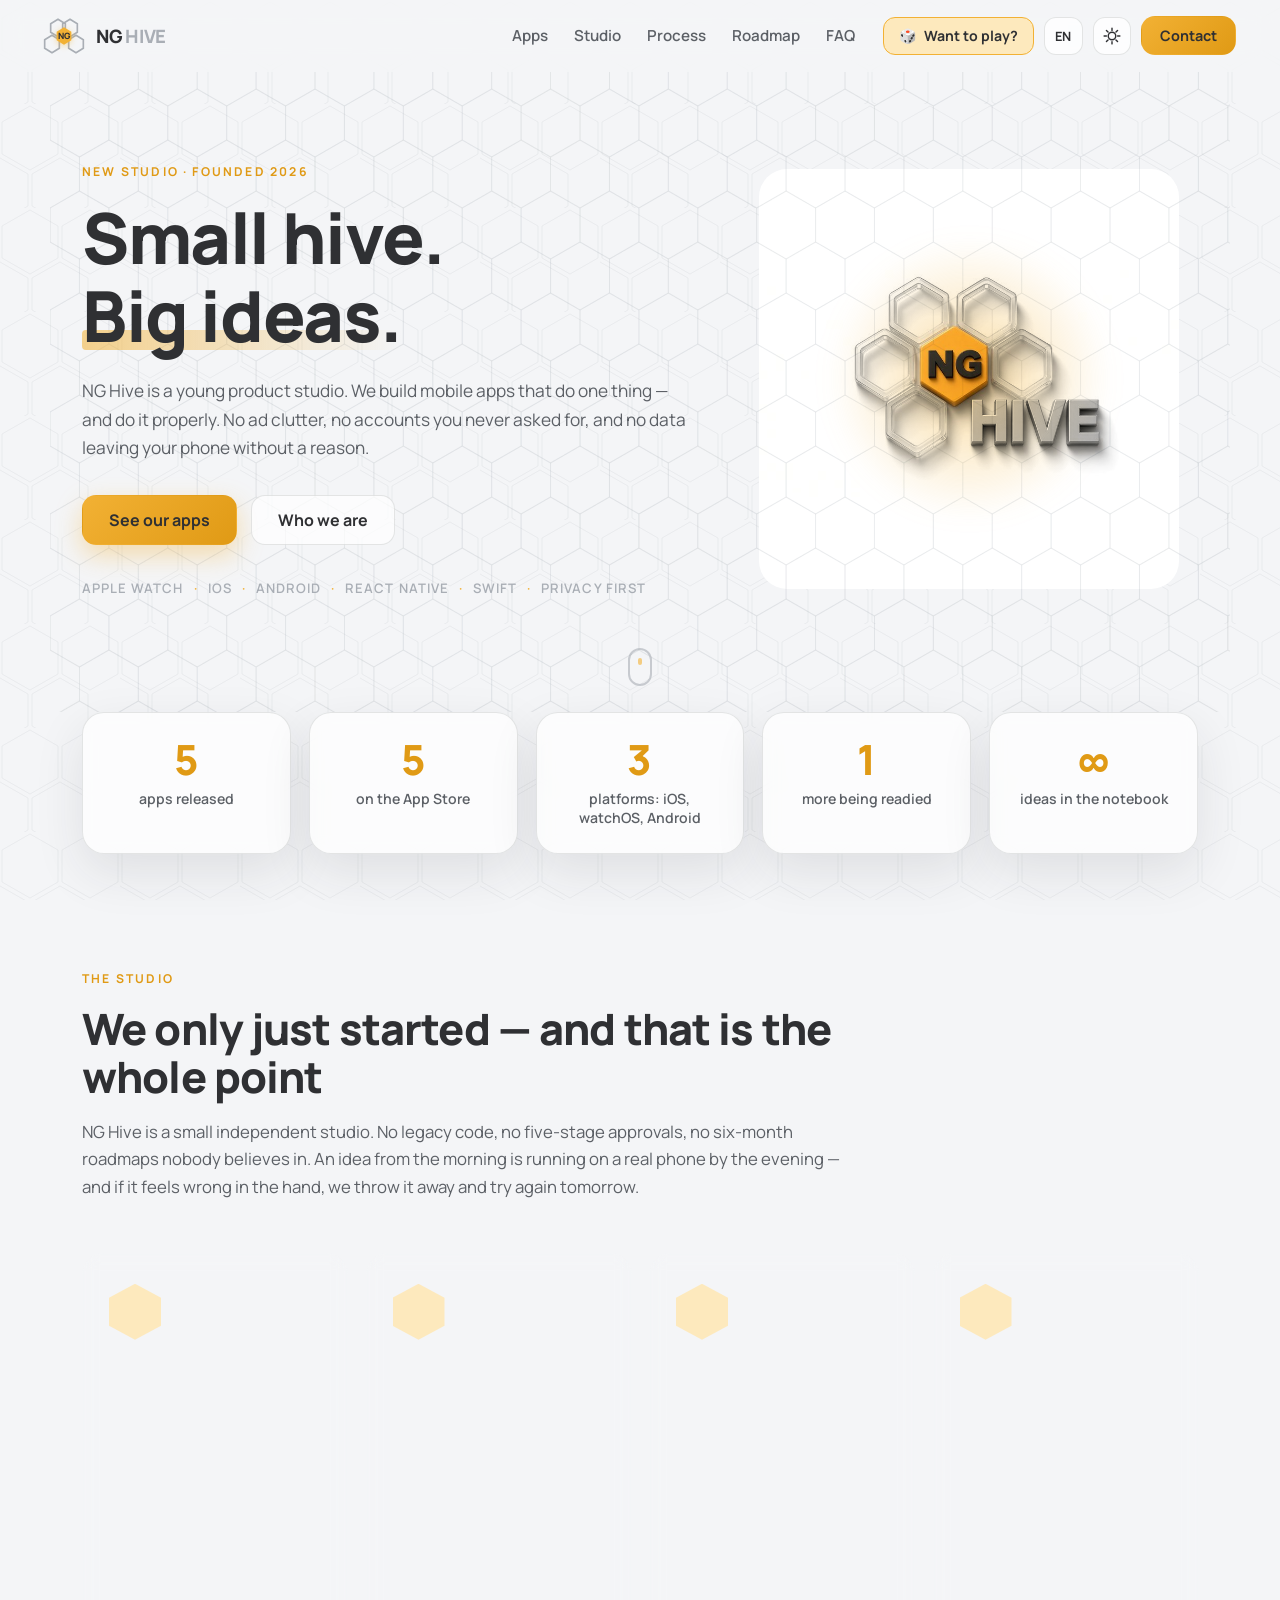
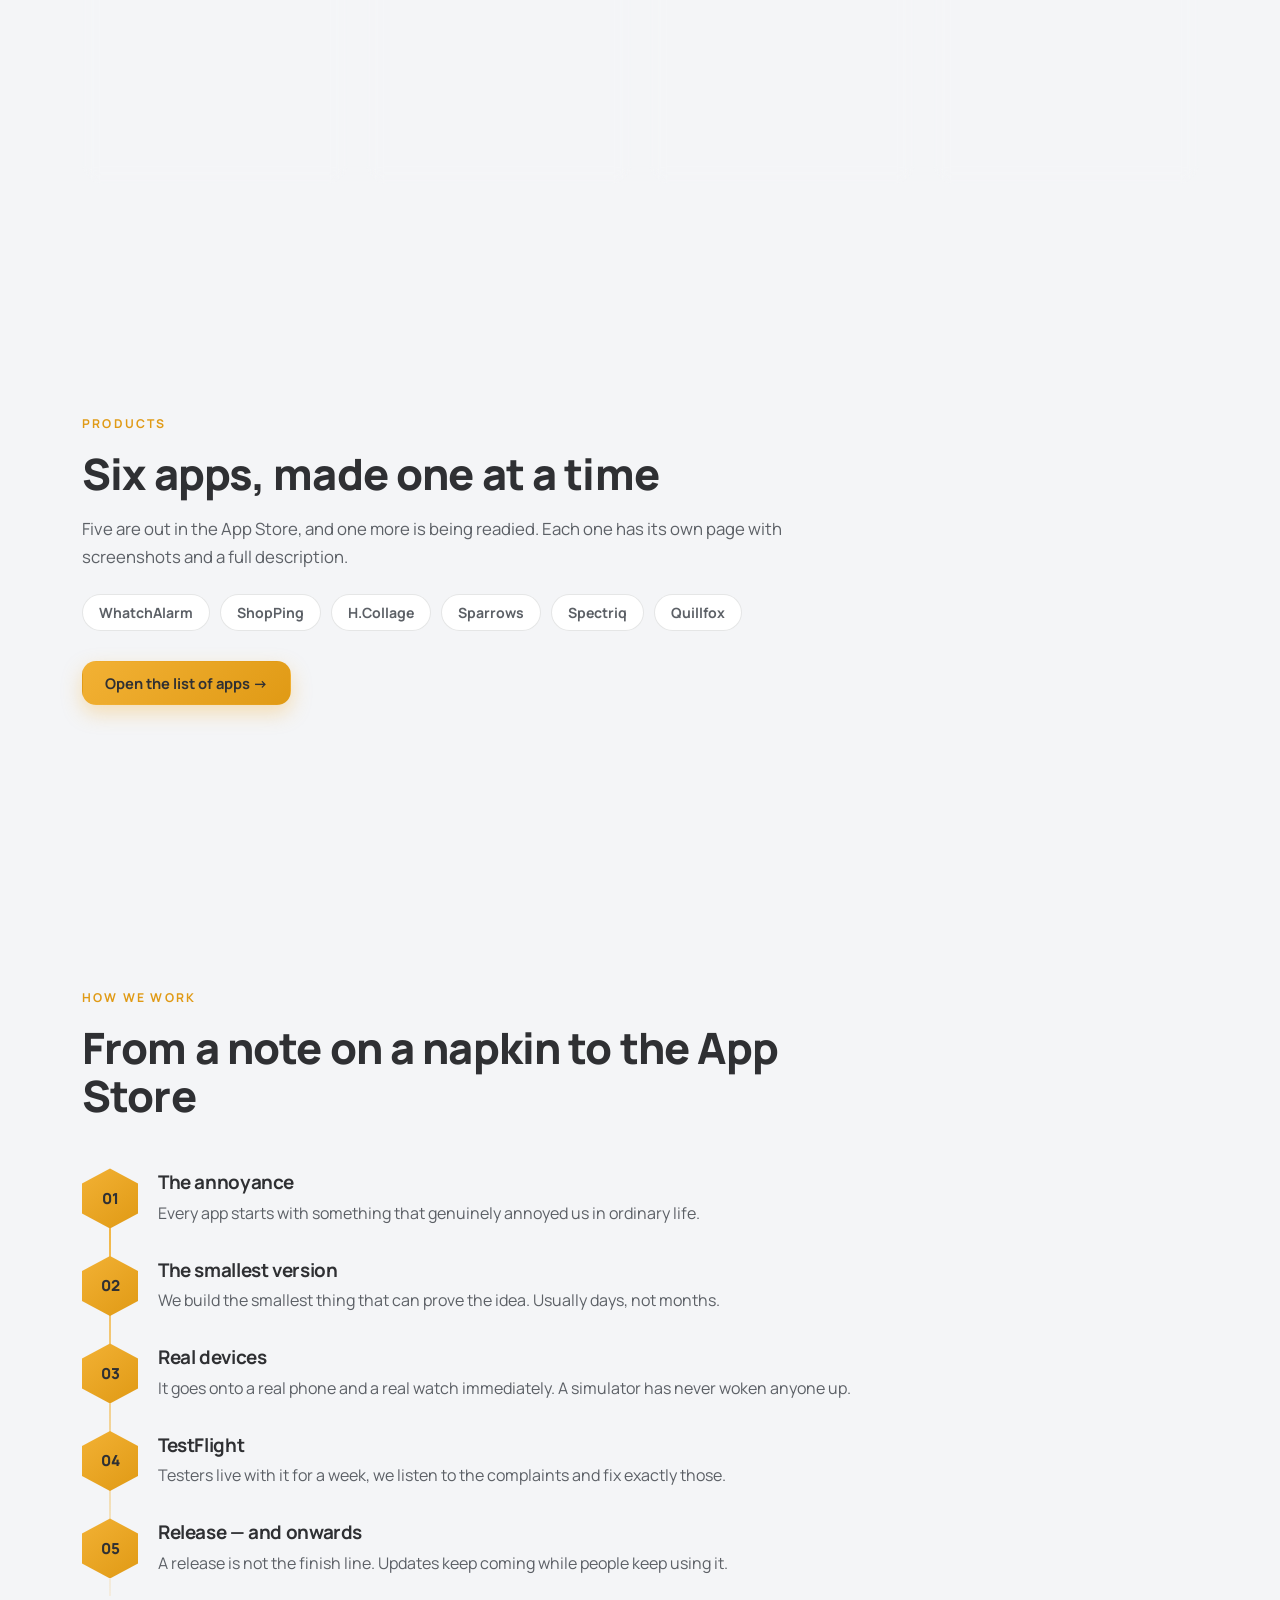
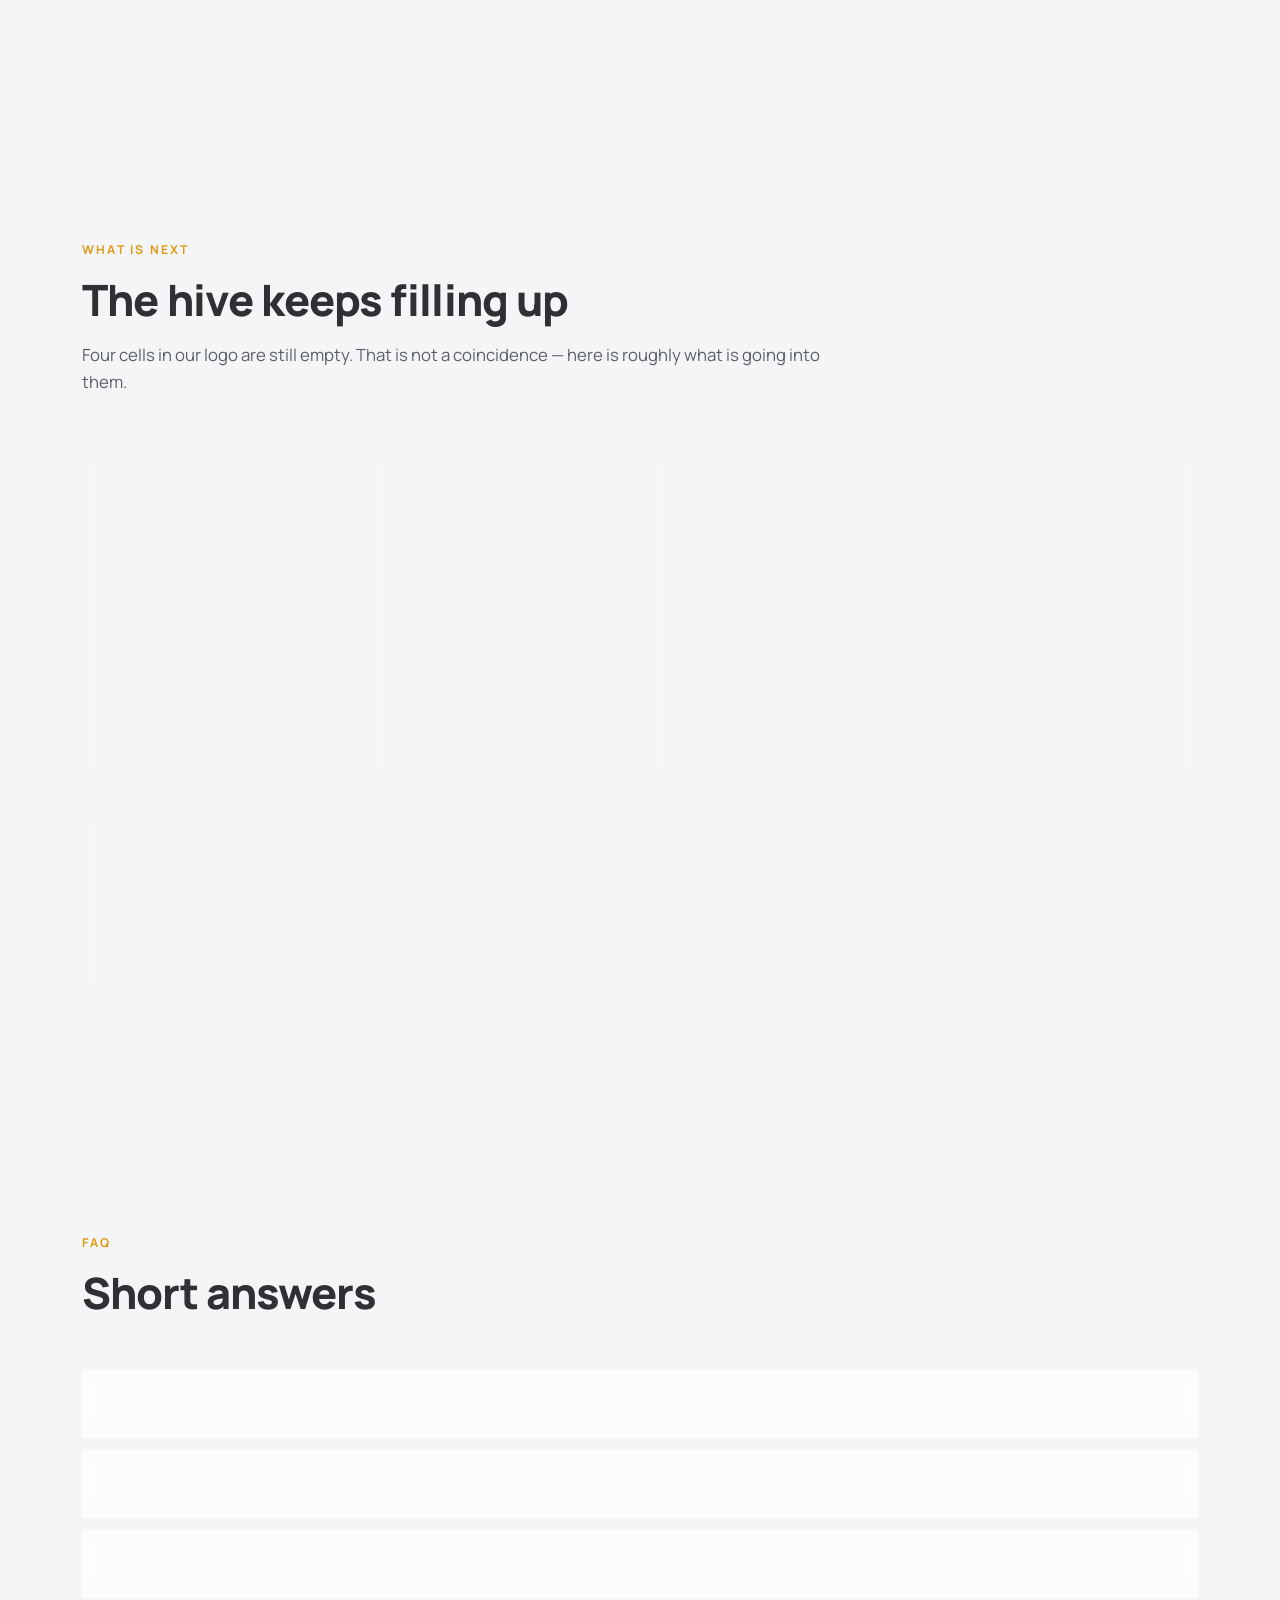
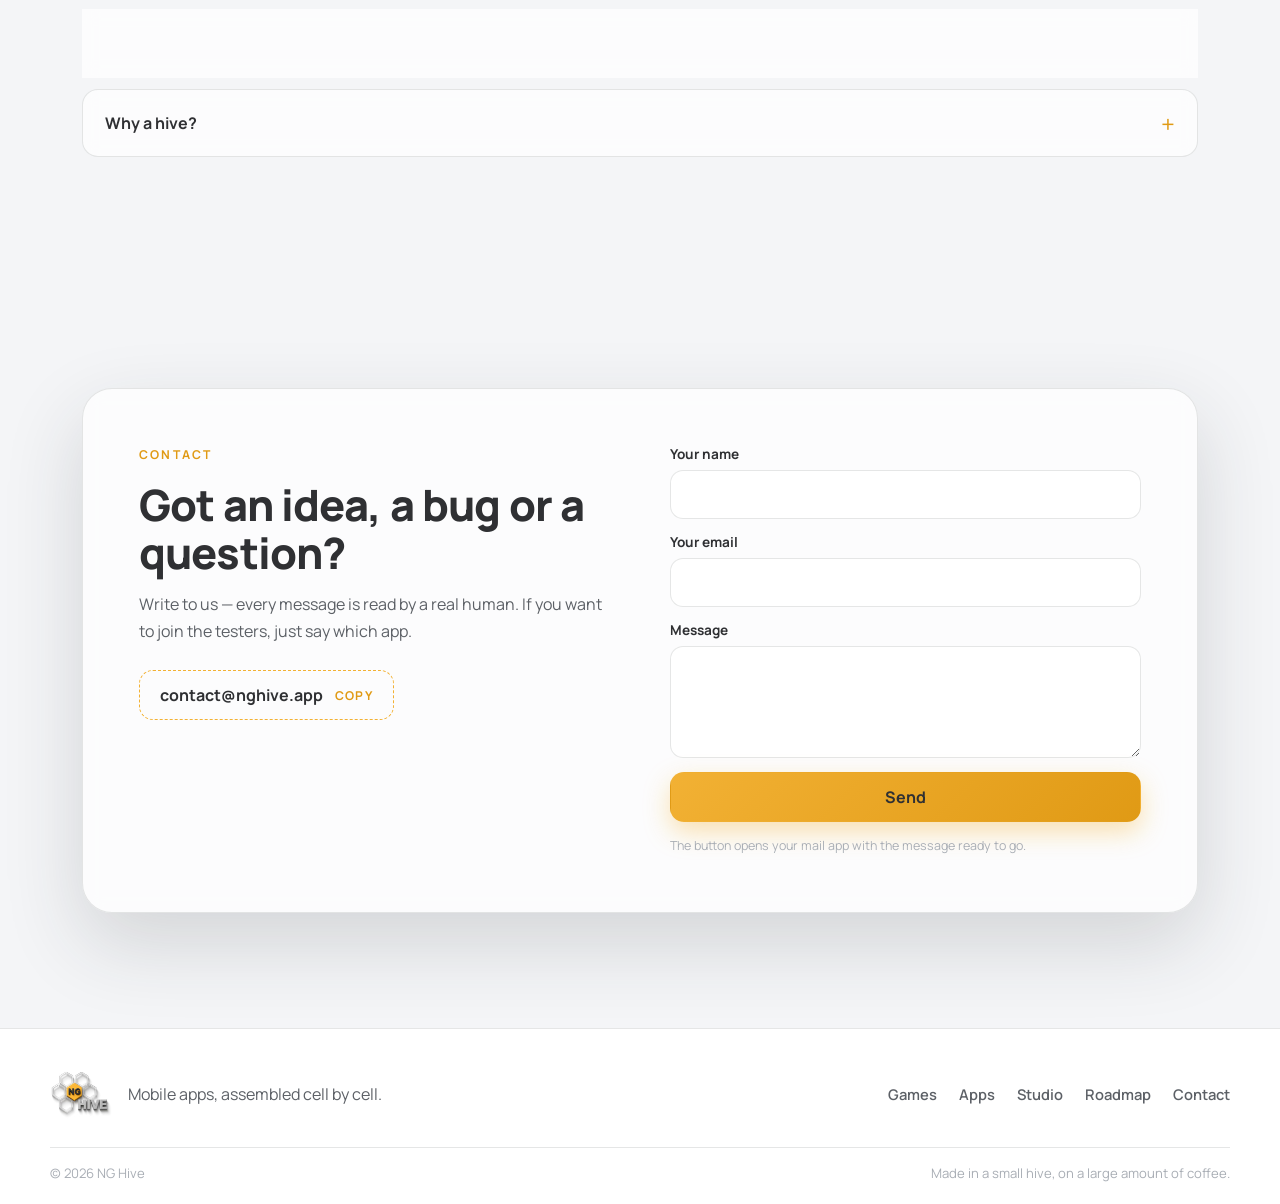
<file: index.html>
<!DOCTYPE html>
<html lang="en" data-theme="light">
<head>
<meta charset="utf-8">
<meta name="viewport" content="width=device-width, initial-scale=1">
<title>NG Hive — mobile apps, assembled cell by cell</title>
<meta name="description" content="NG Hive is a young mobile app studio: a smart alarm for Apple Watch, a shopping list that reminds you at the store, a collage maker and a family task app.">
<meta name="theme-color" content="#f2b134">
<meta property="og:title" content="NG Hive — mobile apps, assembled cell by cell">
<meta property="og:description" content="A new studio full of ideas. Four apps, and all four are out.">
<meta property="og:image" content="https://nghive.app/assets/header.jpg">
<meta property="og:image:width" content="1568">
<meta property="og:image:height" content="672">
<meta property="og:url" content="https://nghive.app/">
<meta property="og:site_name" content="NG Hive">
<meta name="twitter:card" content="summary_large_image">
<meta property="og:type" content="website">
<link rel="icon" href="data:image/svg+xml,%3Csvg xmlns='http://www.w3.org/2000/svg' viewBox='0 0 100 100'%3E%3Cpolygon points='50,4 93,27 93,73 50,96 7,73 7,27' fill='%23f2b134'/%3E%3Ctext x='50' y='66' font-family='Arial,sans-serif' font-size='38' font-weight='bold' text-anchor='middle' fill='%23333'%3ENG%3C/text%3E%3C/svg%3E">
<link rel="preconnect" href="https://fonts.googleapis.com">
<link rel="preconnect" href="https://fonts.gstatic.com" crossorigin>
<link href="https://fonts.googleapis.com/css2?family=Manrope:wght@400;500;600;800&display=swap" rel="stylesheet">
<link rel="stylesheet" href="css/styles.css">

<link rel="canonical" href="https://nghive.app/">
<script type="application/ld+json">{"@context": "https://schema.org", "@type": "Organization", "name": "NG Hive", "url": "https://nghive.app/", "logo": "https://nghive.app/assets/logo-800.jpg", "image": "https://nghive.app/assets/header.jpg", "email": "contact@nghive.app", "description": "A young mobile app studio building small apps for iPhone, Apple Watch and Android.", "foundingDate": "2026", "address": {"@type": "PostalAddress", "addressCountry": "US"}}</script>
</head>
<body>

<div class="scroll-progress"><span id="progressBar"></span></div>
<div class="cursor-glow" id="cursorGlow" aria-hidden="true"></div>

<header class="site-header" id="siteHeader">
  <a class="brand" href="#top" id="brandLogo" title="Tap the honeycomb — a bee flies out :)">
    <span class="brand-mark">
      <svg viewBox="0 0 120 112" aria-hidden="true">
        <g class="hx-outer" fill="none" stroke="currentColor" stroke-width="5">
          <polygon points="42,6 64,19 64,45 42,58 20,45 20,19"/>
          <polygon points="78,6 100,19 100,45 78,58 56,45 56,19" transform="translate(0,0)"/>
          <polygon points="24,54 46,67 46,93 24,106 2,93 2,67"/>
          <polygon points="96,54 118,67 118,93 96,106 74,93 74,67"/>
        </g>
        <polygon class="hx-core" points="60,30 82,43 82,69 60,82 38,69 38,43"/>
        <text class="hx-text" x="60" y="64" text-anchor="middle">NG</text>
      </svg>
    </span>
    <span class="brand-word">NG<span>HIVE</span></span>
  </a>

  <nav class="site-nav" id="siteNav">
    <a href="#apps" data-en="Apps" data-ru="Приложения">Apps</a>
    <a href="#about" data-en="Studio" data-ru="Студия">Studio</a>
    <a href="#process" data-en="Process" data-ru="Процесс">Process</a>
    <a href="#roadmap" data-en="Roadmap" data-ru="Планы">Roadmap</a>
    <a href="#faq" data-en="FAQ" data-ru="Вопросы">FAQ</a>
    <a class="nav-play" href="/games" data-en="Want to play?" data-ru="Хотите поиграть?">Want to play?</a>
  </nav>

  <div class="header-tools">
    <a class="btn-play" href="/games" aria-label="Want to play?"><span aria-hidden="true">🎲</span><span class="play-text" data-en="Want to play?" data-ru="Хотите поиграть?">Want to play?</span></a>
    <div class="lang-menu" id="langMenu">
      <button class="icon-btn lang-btn" id="langToggle" type="button" aria-haspopup="true" aria-expanded="false" title="Language">EN</button>
      <ul class="lang-list" id="langList" role="menu"></ul>
    </div>
    <button class="icon-btn" id="themeToggle" type="button" title="Theme" aria-label="Theme">
      <svg viewBox="0 0 24 24" class="ic-sun"><circle cx="12" cy="12" r="5"/><g stroke-linecap="round"><path d="M12 1.5v3M12 19.5v3M4.6 4.6l2.1 2.1M17.3 17.3l2.1 2.1M1.5 12h3M19.5 12h3M4.6 19.4l2.1-2.1M17.3 6.7l2.1-2.1"/></g></svg>
      <svg viewBox="0 0 24 24" class="ic-moon"><path d="M21 13a8.5 8.5 0 1 1-10-10 7 7 0 0 0 10 10z"/></svg>
    </button>
    <a class="btn btn-mini" href="#contact" data-en="Contact" data-ru="Связаться">Contact</a>
    <button class="burger" id="burger" type="button" aria-label="Menu"><span></span><span></span><span></span></button>
  </div>
</header>

<main id="top">

  <!-- ══════════ HERO ══════════ -->
  <section class="hero">
    <canvas id="hexCanvas" aria-hidden="true"></canvas>
    <div class="hero-inner">
      <p class="eyebrow reveal" data-en="New studio · founded 2026" data-ru="Новая студия · основана в 2026">New studio · founded 2026</p>
      <h1 class="reveal">
        <span data-en="Small hive." data-ru="Маленький улей.">Small hive.</span><br>
        <span class="accent-line" data-en="Big ideas." data-ru="Большие идеи.">Big ideas.</span>
      </h1>
      <p class="hero-sub reveal" data-en="NG Hive is a young product studio. We build mobile apps that do one thing — and do it properly. No ad clutter, no accounts you never asked for, and no data leaving your phone without a reason." data-ru="NG Hive — молодая продуктовая студия. Мы делаем мобильные приложения, которые решают одну задачу — и решают её как следует. Без рекламного мусора, без регистраций «просто так» и без данных, которые уезжают с телефона без причины.">NG Hive is a young product studio. We build mobile apps that do one thing — and do it properly. No ad clutter, no accounts you never asked for, and no data leaving your phone without a reason.</p>
      <div class="hero-cta reveal">
        <a class="btn btn-primary" href="#apps" data-en="See our apps" data-ru="Наши приложения">See our apps</a>
        <a class="btn btn-ghost" href="#about" data-en="Who we are" data-ru="Кто мы">Who we are</a>
      </div>
      <div class="hero-ticker reveal" aria-hidden="true">
        <span>Apple Watch</span><i>·</i>
        <span>iOS</span><i>·</i>
        <span>Android</span><i>·</i>
        <span>React Native</span><i>·</i>
        <span>Swift</span><i>·</i>
        <span data-en="Privacy first" data-ru="Приватность по умолчанию">Privacy first</span>
      </div>
    </div>
    <div class="hero-art reveal">
      <img src="assets/logo-800.jpg" alt="NG Hive logo" id="heroLogo" width="800" height="800" decoding="async" fetchpriority="high">
      <div class="hero-art-glow"></div>
    </div>
    <a class="scroll-hint" href="#stats" aria-label="Scroll down"><span></span></a>
  </section>

  <!-- ══════════ STATS ══════════ -->
  <section class="stats" id="stats">
    <div class="stat reveal"><b class="count" data-target="5">0</b><span data-en="apps released" data-ru="выпущенных приложений">apps released</span></div>
    <div class="stat reveal"><b class="count" data-target="5">0</b><span data-en="on the App Store" data-ru="в App Store">on the App Store</span></div>
    <div class="stat reveal"><b class="count" data-target="3">0</b><span data-en="platforms: iOS, watchOS, Android" data-ru="платформы: iOS, watchOS, Android">platforms: iOS, watchOS, Android</span></div>
    <div class="stat reveal"><b class="count" data-target="1">0</b><span data-en="more being readied" data-ru="ещё одно готовится">more being readied</span></div>
    <div class="stat reveal"><b>∞</b><span data-en="ideas in the notebook" data-ru="идей в блокноте">ideas in the notebook</span></div>
  </section>

  <!-- ══════════ ABOUT ══════════ -->
  <section class="section" id="about">
    <div class="sec-head reveal">
      <p class="eyebrow" data-en="The studio" data-ru="Студия">The studio</p>
      <h2 data-en="We only just started — and that is the whole point" data-ru="Мы только начали — и в этом весь смысл">We only just started — and that is the whole point</h2>
      <p class="lead" data-en="NG Hive is a small independent studio. No legacy code, no five-stage approvals, no six-month roadmaps nobody believes in. An idea from the morning is running on a real phone by the evening — and if it feels wrong in the hand, we throw it away and try again tomorrow." data-ru="NG Hive — маленькая независимая студия. Нет наследства из старого кода, нет согласований в пять этапов и планов на полгода, в которые никто не верит. Идея, придуманная утром, к вечеру уже крутится на живом телефоне — а если в руке она ощущается неправильно, мы её выбрасываем и завтра пробуем заново.">NG Hive is a small independent studio. No legacy code, no five-stage approvals, no six-month roadmaps nobody believes in. An idea from the morning is running on a real phone by the evening — and if it feels wrong in the hand, we throw it away and try again tomorrow.</p>
    </div>

    <div class="value-grid">
      <article class="value reveal">
        <span class="hex-ic">🐝</span>
        <h3 data-en="One app — one job" data-ru="Одно приложение — одна задача">One app — one job</h3>
        <p data-en="A collage app makes collages. An alarm wakes you up. We would rather ship a small thing that works than a big one with a settings screen nobody survives." data-ru="Коллажер делает коллажи. Будильник будит. Нам приятнее выпустить маленькую вещь, которая работает, чем большую, в настройках которой невозможно выжить.">A collage app makes collages. An alarm wakes you up. We would rather ship a small thing that works than a big one with a settings screen nobody survives.</p>
      </article>
      <article class="value reveal">
        <span class="hex-ic">🔒</span>
        <h3 data-en="Your data stays with you" data-ru="Данные остаются у вас">Your data stays with you</h3>
        <p data-en="No sign-ups, no ads, no tracking. Lists, collages and heart-rate readings stay on the device. Some things do live on our server: Sparrows keeps a family&#39;s tasks there — they have to reach every phone in the family — and our browser games keep player names, statistics and technical logs. Their privacy policies say exactly what is stored." data-ru="Без регистраций, рекламы и слежки. Списки, коллажи и данные пульса остаются на устройстве. Кое-что всё же хранится на нашем сервере: Sparrows держит там задания семьи — им нужно дойти до каждого телефона в семье, — а браузерные игры — имена игроков, статистику и технические журналы. Политики конфиденциальности точно перечисляют, что там лежит.">No sign-ups, no ads, no tracking. Lists, collages and heart-rate readings stay on the device. Some things do live on our server: Sparrows keeps a family&#39;s tasks there — they have to reach every phone in the family — and our browser games keep player names, statistics and technical logs. Their privacy policies say exactly what is stored.</p>
      </article>
      <article class="value reveal">
        <span class="hex-ic">📱</span>
        <h3 data-en="Tested on real nights" data-ru="Тестируем на себе">Tested on real nights</h3>
        <p data-en="The alarm is checked against real sleep, the shopping reminder in a real parking lot. A simulator has never woken anyone up." data-ru="Будильник проверяется настоящим сном, напоминание о покупках — настоящей парковкой у магазина. Симулятор ещё никого не разбудил.">The alarm is checked against real sleep, the shopping reminder in a real parking lot. A simulator has never woken anyone up.</p>
      </article>
      <article class="value reveal">
        <span class="hex-ic">⚡</span>
        <h3 data-en="Short iterations" data-ru="Короткие итерации">Short iterations</h3>
        <p data-en="Build it, install it, live with it for a day, fix whatever annoyed us. Repeat. That loop is the entire method." data-ru="Собрали, поставили, пожили день, починили то, что раздражало. И снова. Вся методология — вот этот круг.">Build it, install it, live with it for a day, fix whatever annoyed us. Repeat. That loop is the entire method.</p>
      </article>
    </div>
  </section>

  <!-- ══════════ APPS ══════════ -->
  <section class="section apps" id="apps">
    <div class="sec-head reveal">
      <p class="eyebrow" data-en="Products" data-ru="Продукты">Products</p>
      <h2 data-en="Six apps, made one at a time" data-ru="Шесть приложений, сделанных по одному">Six apps, made one at a time</h2>
      <p class="lead" data-en="Five are out in the App Store, and one more is being readied. Each one has its own page with screenshots and a full description." data-ru="Пять уже в App Store, ещё одно готовится. У каждого свой сайт со скриншотами и подробным описанием.">Five are out in the App Store, and one more is being readied. Each one has its own page with screenshots and a full description.</p>
      <ul class="app-chips">
        <li><a href="/apps#whatchalarm">WhatchAlarm</a></li>
        <li><a href="/apps#shopping">ShopPing</a></li>
        <li><a href="/apps#hcollage">H.Collage</a></li>
        <li><a href="/apps#sparrows">Sparrows</a></li>
        <li><a href="/apps#spectriq">Spectriq</a></li>
        <li><a href="/apps#quillfox">Quillfox</a></li>
      </ul>
      <a class="btn btn-small apps-cta" href="/apps" data-en="Open the list of apps →" data-ru="Открыть список приложений →">Open the list of apps →</a>
    </div>
  </section>

  <!-- ══════════ PROCESS ══════════ -->
  <section class="section process" id="process">
    <div class="sec-head reveal">
      <p class="eyebrow" data-en="How we work" data-ru="Как мы работаем">How we work</p>
      <h2 data-en="From a note on a napkin to the App Store" data-ru="От заметки на салфетке до App Store">From a note on a napkin to the App Store</h2>
    </div>
    <ol class="timeline">
      <li class="reveal"><b>01</b><h3 data-en="The annoyance" data-ru="Раздражение">The annoyance</h3><p data-en="Every app starts with something that genuinely annoyed us in ordinary life." data-ru="Каждое приложение начинается с того, что нас по-настоящему раздражало в обычной жизни.">Every app starts with something that genuinely annoyed us in ordinary life.</p></li>
      <li class="reveal"><b>02</b><h3 data-en="The smallest version" data-ru="Минимальная версия">The smallest version</h3><p data-en="We build the smallest thing that can prove the idea. Usually days, not months." data-ru="Собираем самое маленькое, что может доказать идею. Обычно это дни, а не месяцы.">We build the smallest thing that can prove the idea. Usually days, not months.</p></li>
      <li class="reveal"><b>03</b><h3 data-en="Real devices" data-ru="Живые устройства">Real devices</h3><p data-en="It goes onto a real phone and a real watch immediately. A simulator has never woken anyone up." data-ru="Оно сразу попадает на настоящий телефон и настоящие часы. Симулятор ещё никого не разбудил.">It goes onto a real phone and a real watch immediately. A simulator has never woken anyone up.</p></li>
      <li class="reveal"><b>04</b><h3>TestFlight</h3><p data-en="Testers live with it for a week, we listen to the complaints and fix exactly those." data-ru="Тестировщики живут с ним неделю, мы слушаем жалобы и чиним ровно их.">Testers live with it for a week, we listen to the complaints and fix exactly those.</p></li>
      <li class="reveal"><b>05</b><h3 data-en="Release — and onwards" data-ru="Релиз — и дальше">Release — and onwards</h3><p data-en="A release is not the finish line. Updates keep coming while people keep using it." data-ru="Релиз — не финиш. Обновления идут, пока приложением пользуются.">A release is not the finish line. Updates keep coming while people keep using it.</p></li>
    </ol>
  </section>

  <!-- ══════════ ROADMAP ══════════ -->
  <section class="section" id="roadmap">
    <div class="sec-head reveal">
      <p class="eyebrow" data-en="What is next" data-ru="Что дальше">What is next</p>
      <h2 data-en="The hive keeps filling up" data-ru="Улей продолжает заполняться">The hive keeps filling up</h2>
      <p class="lead" data-en="Four cells in our logo are still empty. That is not a coincidence — here is roughly what is going into them." data-ru="В нашем логотипе четыре соты пока пустые. Это не случайность — вот примерно то, чем они наполняются.">Four cells in our logo are still empty. That is not a coincidence — here is roughly what is going into them.</p>
    </div>
    <div class="road-grid">
      <div class="road reveal"><span data-en="Now" data-ru="Сейчас">Now</span><h3 data-en="WhatchAlarm on the App Store" data-ru="WhatchAlarm в App Store">WhatchAlarm on the App Store</h3><p data-en="Version 1.0 is out: the alarm lives right on the watch. All three Android versions are on Google Play too." data-ru="Версия 1.0 вышла: будильник живёт прямо на часах. А три версии для Android уже в Google Play.">Version 1.0 is out: the alarm lives right on the watch. All three Android versions are on Google Play too.</p></div>
      <div class="road reveal"><span data-en="Now" data-ru="Сейчас">Now</span><h3 data-en="Sparrows on the App Store" data-ru="Sparrows в App Store">Sparrows on the App Store</h3><p data-en="Version 1.0 is out on iPhone, next to the Android one." data-ru="Версия 1.0 вышла на iPhone — рядом с версией для Android.">Version 1.0 is out on iPhone, next to the Android one.</p></div>
      <div class="road reveal"><span data-en="In design" data-ru="Проектируется">In design</span><h3>Spectriq</h3><p data-en="A puzzle test without words — logic, space, memory and speed — that shows a profile instead of a single number. Made for fun, with norms built from open scientific sources." data-ru="Тест из головоломок без слов — логика, пространство, память и скорость, — который показывает профиль, а не одно число. Для развлечения, а нормы собраны из открытых научных источников.">A puzzle test without words — logic, space, memory and speed — that shows a profile instead of a single number. Made for fun, with norms built from open scientific sources.</p><a class="road-link" href="https://spectriq.nghive.app/" target="_blank" rel="noopener" data-en="App website ↗" data-ru="Сайт приложения ↗">App website ↗</a></div>
      <div class="road reveal"><span data-en="Now" data-ru="Сейчас">Now</span><h3 data-en="Quillfox on the App Store" data-ru="Quillfox в App Store">Quillfox on the App Store</h3><p data-en="Version 1.0 is out: live transcription of the speech around you, on iPhone and Apple Watch." data-ru="Версия 1.0 вышла: живая расшифровка речи вокруг — на iPhone и Apple Watch.">Version 1.0 is out: live transcription of the speech around you, on iPhone and Apple Watch.</p><a class="road-link" href="https://apps.apple.com/us/app/quillfox/id6831396025" target="_blank" rel="noopener" data-en="App Store ↗" data-ru="App Store ↗">App Store ↗</a></div>
      <div class="road reveal road-empty"><span data-en="Empty cell" data-ru="Пустая сота">Empty cell</span><h3 data-en="Your idea?" data-ru="Ваша идея?">Your idea?</h3><p data-en="There is room for one more. Tell us what annoys you every single day." data-ru="У нас есть место ещё для одной. Расскажите, что раздражает вас каждый день.">There is room for one more. Tell us what annoys you every single day.</p></div>
    </div>
  </section>

  <!-- ══════════ FAQ ══════════ -->
  <section class="section" id="faq">
    <div class="sec-head reveal">
      <p class="eyebrow">FAQ</p>
      <h2 data-en="Short answers" data-ru="Короткие ответы">Short answers</h2>
    </div>
    <div class="faq-list">
      <details class="reveal"><summary data-en="Who is behind NG Hive?" data-ru="Кто стоит за NG Hive?">Who is behind NG Hive?</summary>
        <p data-en="An independent development studio registered in the United States. The team is small and contact is direct — you write to us, and we answer ourselves, not a support bot." data-ru="Независимая студия разработки, зарегистрированная в США. Команда маленькая, связь прямая — вы пишете нам, отвечаем мы сами, а не бот поддержки.">An independent development studio registered in the United States. The team is small and contact is direct — you write to us, and we answer ourselves, not a support bot.</p></details>
      <details class="reveal"><summary data-en="Where can I download the apps?" data-ru="Где скачать приложения?">Where can I download the apps?</summary>
        <p data-en="ShopPing, H.Collage and Sparrows are on the App Store for iPhone and on Google Play for Android — ShopPing is listed as «ShopPing Nearby». WhatchAlarm for Apple Watch and Quillfox for iPhone are on the App Store." data-ru="ShopPing, H.Collage и Sparrows — в App Store для iPhone и в Google Play для Android; ShopPing в магазине называется «ShopPing Nearby». WhatchAlarm для Apple Watch и Quillfox для iPhone — в App Store.">ShopPing, H.Collage and Sparrows are on the App Store for iPhone and on Google Play for Android — ShopPing is listed as «ShopPing Nearby». WhatchAlarm for Apple Watch and Quillfox for iPhone are on the App Store.</p></details>
      <details class="reveal"><summary data-en="Do the apps collect my data?" data-ru="Приложения собирают мои данные?">Do the apps collect my data?</summary>
        <p data-en="Nothing for ads or analytics, and none of the apps asks you to sign up. Lists, collages and health readings stay on the device; store search uses map services without any personal identifiers. Sparrows is the exception by design: a family&#39;s tasks have to reach every phone in it, so they are kept on our server — its privacy policy lists exactly what is stored and who can see it. Our browser games also keep a player name, statistics and technical logs on our server — they have their own privacy policy." data-ru="Для рекламы и аналитики — ничего, и ни одно приложение не просит регистрироваться. Списки, коллажи и показатели здоровья остаются на устройстве; поиск магазинов использует картографические сервисы без персональных идентификаторов. Sparrows — исключение по замыслу: задания семьи должны доходить до каждого её телефона, поэтому они хранятся на нашем сервере, а его политика конфиденциальности точно перечисляет, что хранится и кто это видит. Наши браузерные игры тоже хранят на сервере имя игрока, статистику и технические журналы — у них своя политика конфиденциальности.">Nothing for ads or analytics, and none of the apps asks you to sign up. Lists, collages and health readings stay on the device; store search uses map services without any personal identifiers. Sparrows is the exception by design: a family&#39;s tasks have to reach every phone in it, so they are kept on our server — its privacy policy lists exactly what is stored and who can see it. Our browser games also keep a player name, statistics and technical logs on our server — they have their own privacy policy.</p></details>
      <details class="reveal"><summary data-en="Do you take custom projects?" data-ru="Делаете ли вы приложения на заказ?">Do you take custom projects?</summary>
        <p data-en="Sometimes — if the idea fits the hive. Send us a couple of sentences about what you need." data-ru="Иногда — если идея подходит улью. Напишите пару предложений о том, что вам нужно.">Sometimes — if the idea fits the hive. Send us a couple of sentences about what you need.</p></details>
      <details class="reveal"><summary data-en="Why a hive?" data-ru="Почему улей?">Why a hive?</summary>
        <p data-en="Because a hive is many small, identical, honest cells that together hold something valuable. That is exactly how we would like our apps to be built." data-ru="Потому что улей — это множество маленьких, одинаковых, честных ячеек, которые вместе держат что-то ценное. Именно так мы хотим собирать свои приложения.">Because a hive is many small, identical, honest cells that together hold something valuable. That is exactly how we would like our apps to be built.</p></details>
    </div>
  </section>

  <!-- ══════════ CONTACT ══════════ -->
  <section class="section contact" id="contact">
    <div class="contact-card reveal">
      <div class="contact-left">
        <p class="eyebrow" data-en="Contact" data-ru="Связаться">Contact</p>
        <h2 data-en="Got an idea, a bug or a question?" data-ru="Есть идея, баг или вопрос?">Got an idea, a bug or a question?</h2>
        <p data-en="Write to us — every message is read by a real human. If you want to join the testers, just say which app." data-ru="Напишите нам — каждое сообщение читает живой человек. Хотите в тестировщики — просто укажите, какое приложение.">Write to us — every message is read by a real human. If you want to join the testers, just say which app.</p>
        <button class="mail-copy" id="mailCopy" type="button" data-mail="contact@nghive.app">
          <span>contact@nghive.app</span>
          <em data-en="copy" data-ru="копировать">copy</em>
        </button>
      </div>
      <form class="contact-form" id="contactForm">
        <label><span data-en="Your name" data-ru="Ваше имя">Your name</span><input type="text" name="name" required autocomplete="name"></label>
        <label><span data-en="Your email" data-ru="Ваш e-mail">Your email</span><input type="email" name="email" required autocomplete="email"></label>
        <label><span data-en="Message" data-ru="Сообщение">Message</span><textarea name="msg" rows="4" required></textarea></label>
        <button class="btn btn-primary" type="submit" data-en="Send" data-ru="Отправить">Send</button>
        <p class="form-note" data-en="The button opens your mail app with the message ready to go." data-ru="Кнопка откроет ваш почтовый клиент с готовым письмом.">The button opens your mail app with the message ready to go.</p>
      </form>
    </div>
  </section>
</main>

<footer class="site-footer">
  <div class="foot-top">
    <div class="foot-brand">
      <img src="assets/logo-200.jpg" alt="NG Hive" width="240" height="240" decoding="async">
      <p data-en="Mobile apps, assembled cell by cell." data-ru="Мобильные приложения, собранные по сотам.">Mobile apps, assembled cell by cell.</p>
    </div>
    <nav class="foot-nav">
      <a href="/games" data-en="Games" data-ru="Игры">Games</a>
      <a href="#apps" data-en="Apps" data-ru="Приложения">Apps</a>
      <a href="#about" data-en="Studio" data-ru="Студия">Studio</a>
      <a href="#roadmap" data-en="Roadmap" data-ru="Планы">Roadmap</a>
      <a href="#contact" data-en="Contact" data-ru="Связаться">Contact</a>
    </nav>
  </div>
  <div class="foot-bot">
    <span>© <span id="year">2026</span> NG Hive</span>
    <span data-en="Made in a small hive, on a large amount of coffee." data-ru="Сделано в маленьком улье и на большом количестве кофе.">Made in a small hive, on a large amount of coffee.</span>
  </div>
</footer>

<button class="to-top" id="toTop" type="button" aria-label="Back to top">↑</button>
<div class="bee" id="bee" aria-hidden="true">🐝</div>

<script src="js/i18n.js"></script>
<script src="js/main.js"></script>
</body>
</html>
</file>
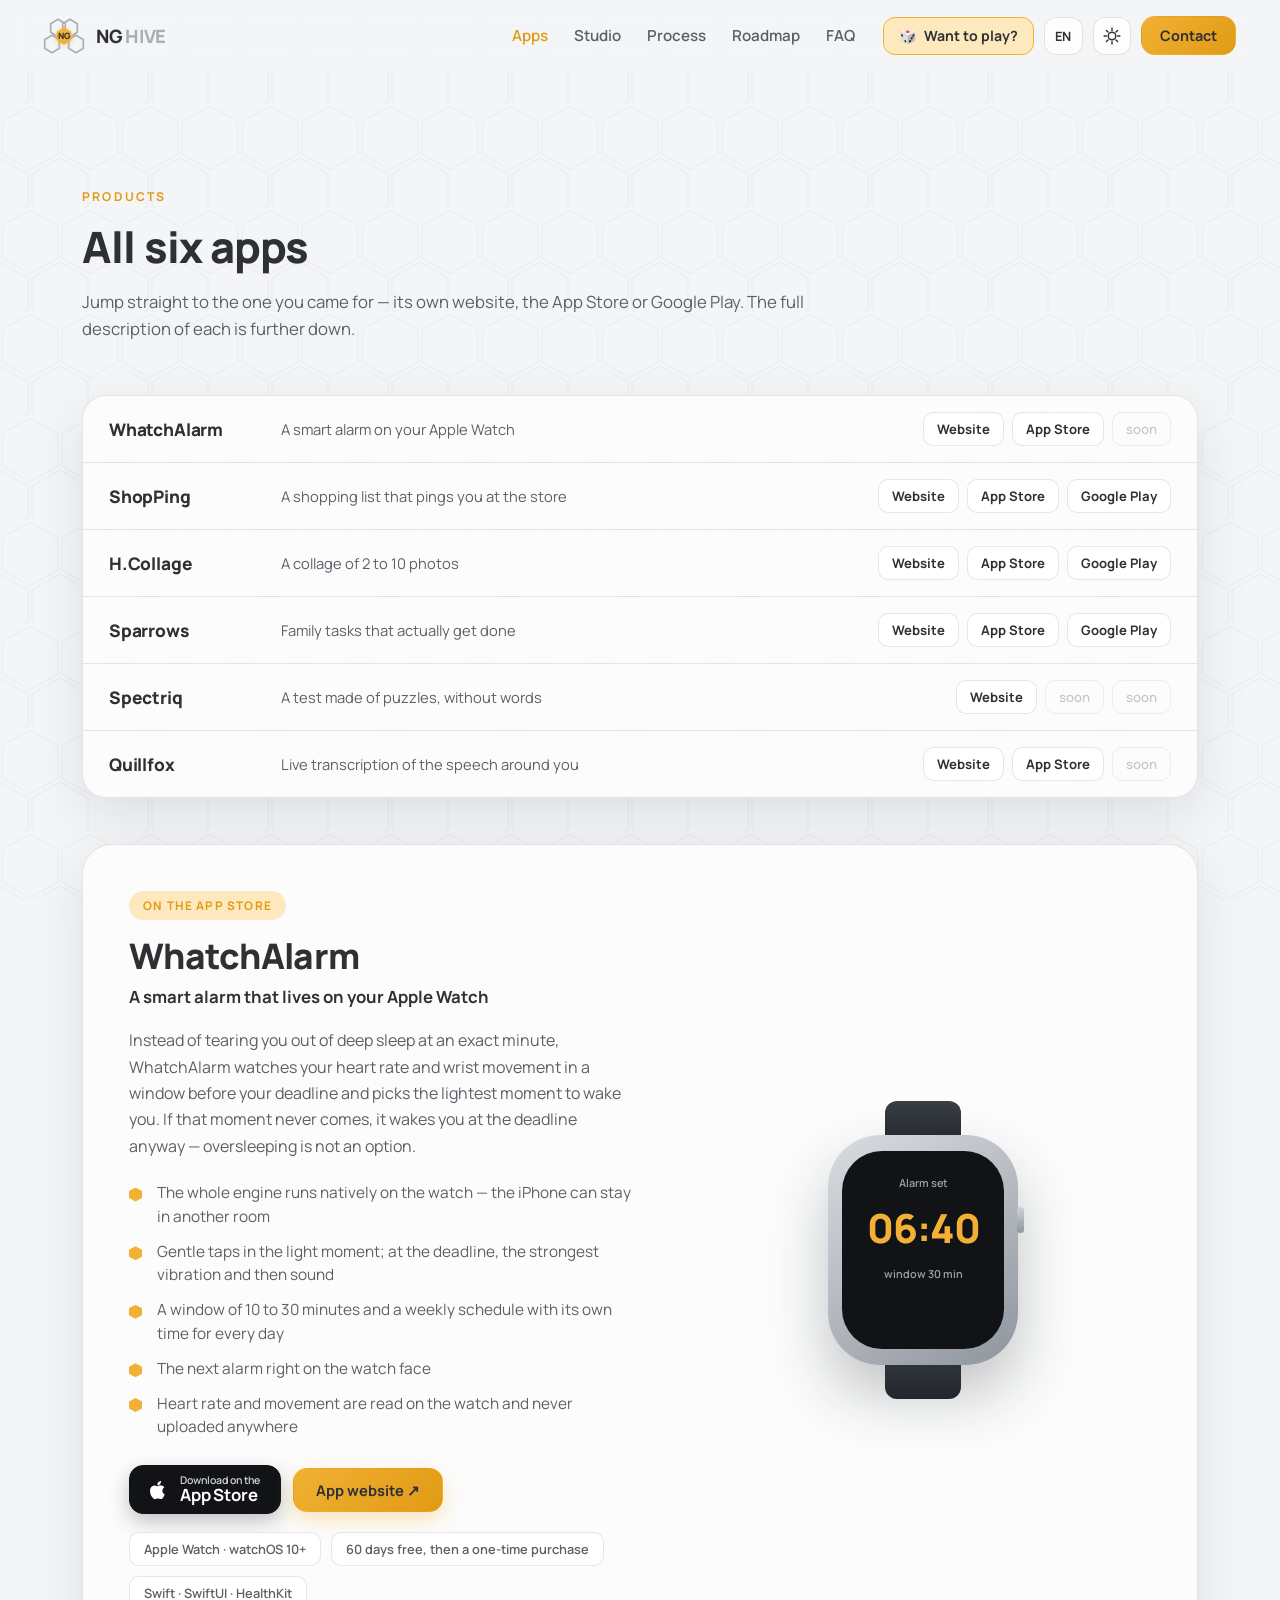
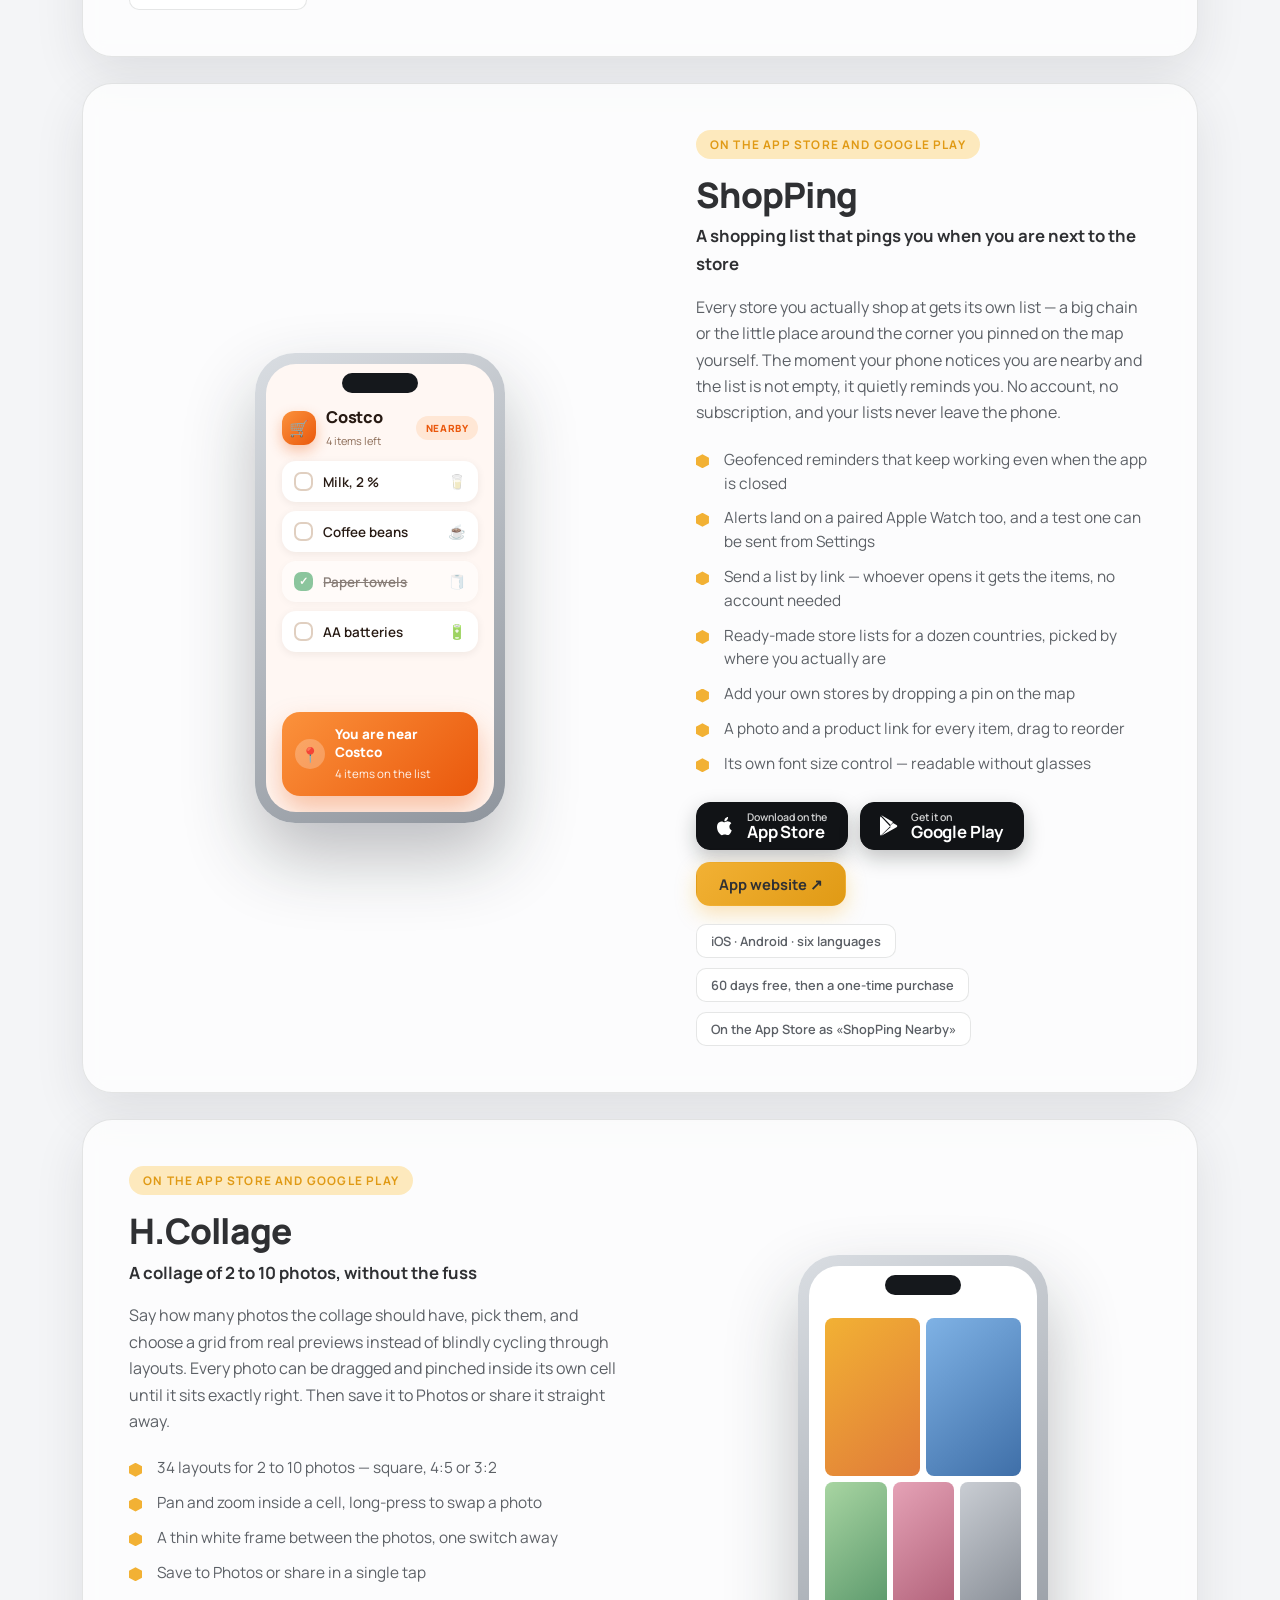
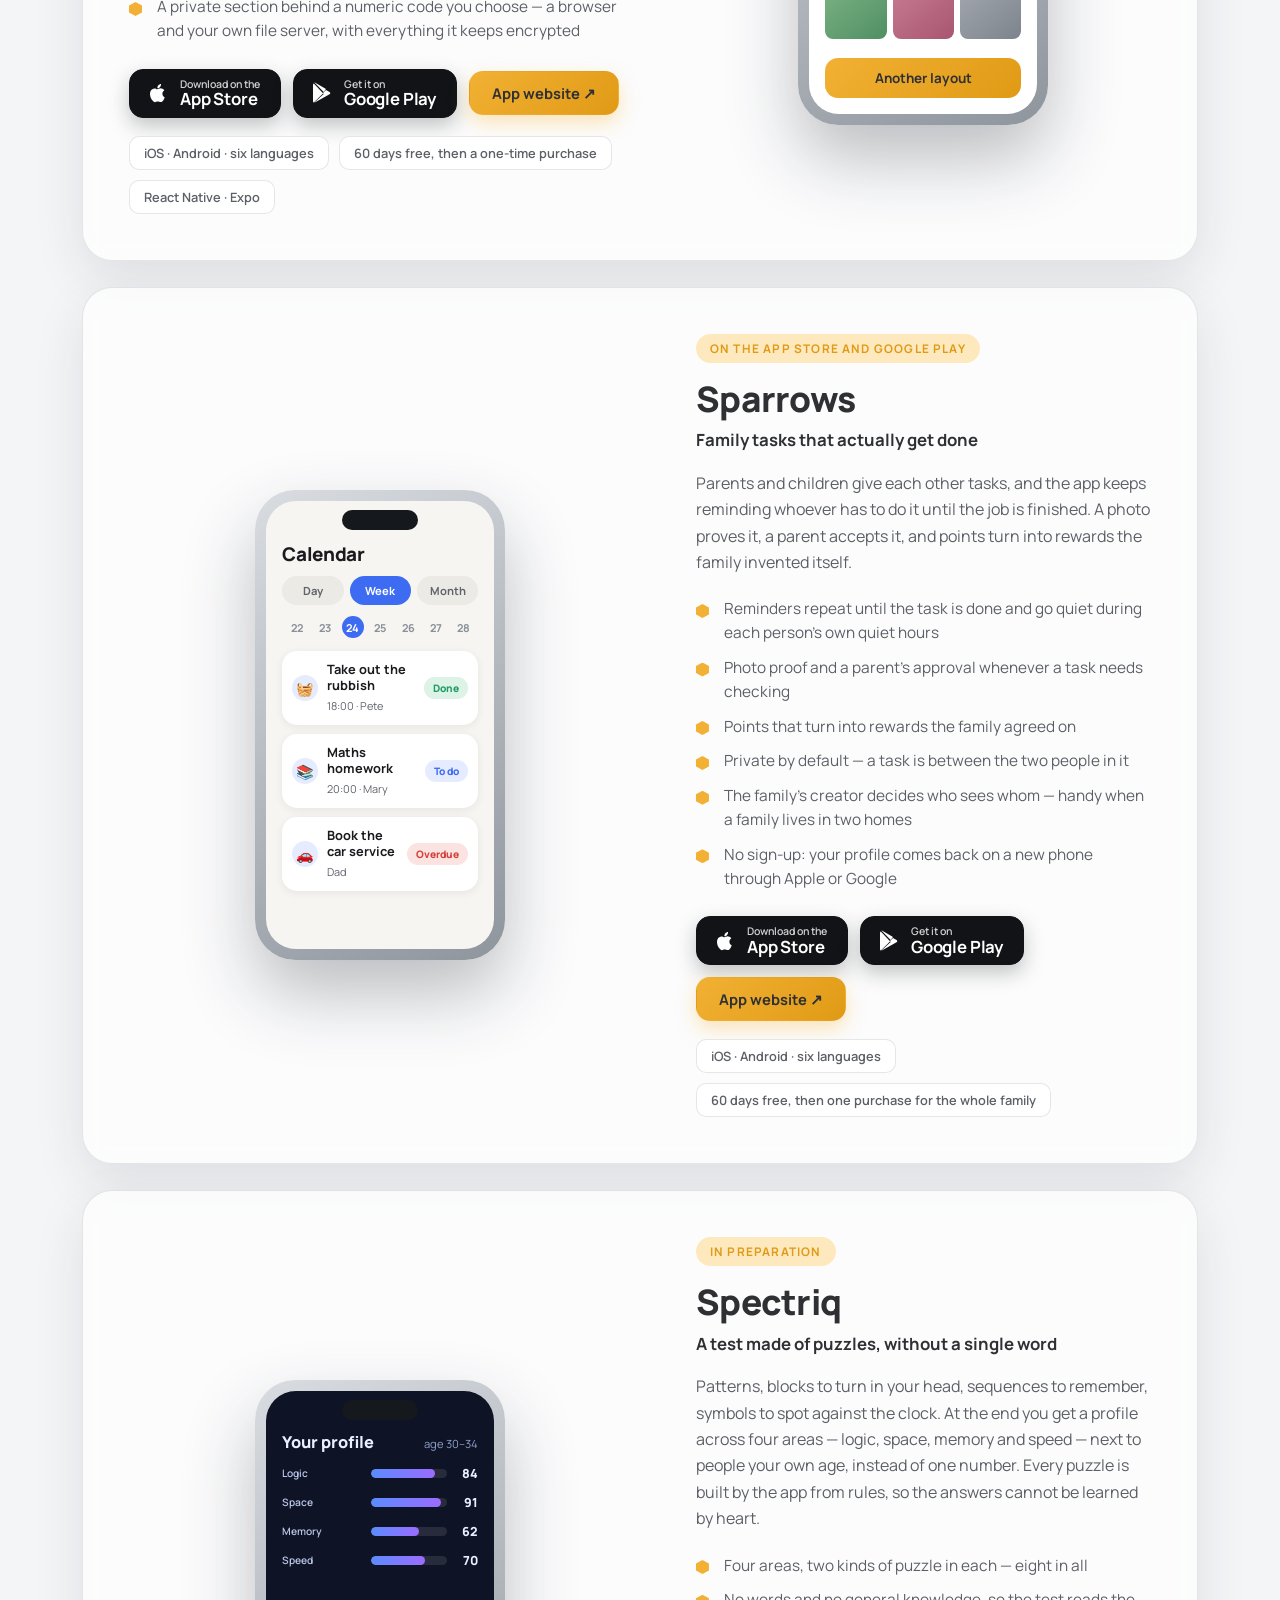
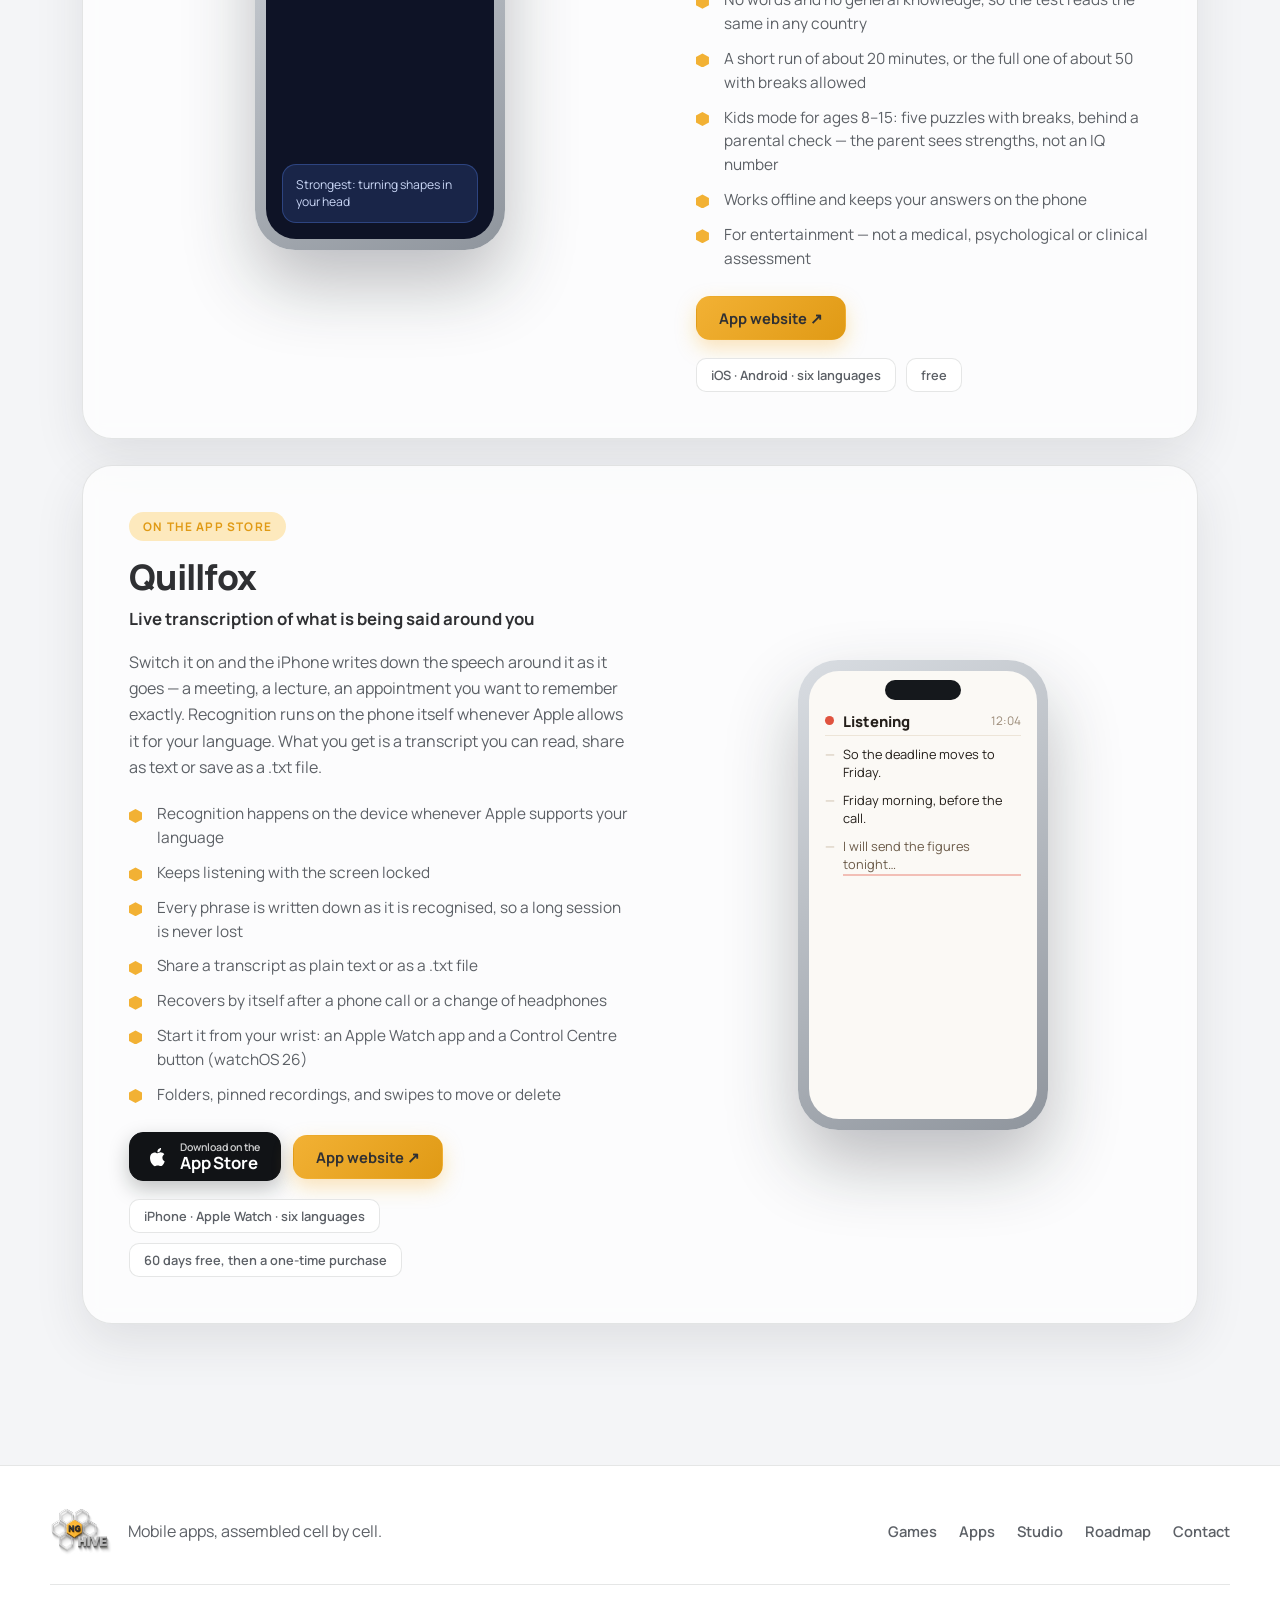
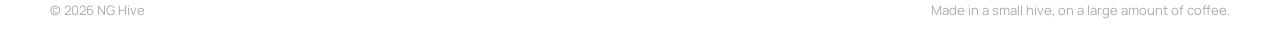
<file: apps.html>
<!DOCTYPE html>
<html lang="en" data-theme="light">
<head>
<meta charset="utf-8">
<meta name="viewport" content="width=device-width, initial-scale=1">
<title>All apps — NG Hive</title>
<meta name="description" content="Every NG Hive app in one place: WhatchAlarm, ShopPing, H.Collage, Sparrows, Spectriq and Quillfox — with links to each app’s website, the App Store and Google Play.">
<meta name="theme-color" content="#f2b134">
<meta property="og:title" content="All apps — NG Hive">
<meta property="og:description" content="Six apps in one list, each with its website and store links.">
<meta property="og:image" content="https://nghive.app/assets/header.jpg">
<meta property="og:image:width" content="1568">
<meta property="og:image:height" content="672">
<meta property="og:url" content="https://nghive.app/apps">
<meta property="og:site_name" content="NG Hive">
<meta name="twitter:card" content="summary_large_image">
<meta property="og:type" content="website">
<link rel="icon" href="data:image/svg+xml,%3Csvg xmlns='http://www.w3.org/2000/svg' viewBox='0 0 100 100'%3E%3Cpolygon points='50,4 93,27 93,73 50,96 7,73 7,27' fill='%23f2b134'/%3E%3Ctext x='50' y='66' font-family='Arial,sans-serif' font-size='38' font-weight='bold' text-anchor='middle' fill='%23333'%3ENG%3C/text%3E%3C/svg%3E">
<link rel="preconnect" href="https://fonts.googleapis.com">
<link rel="preconnect" href="https://fonts.gstatic.com" crossorigin>
<link href="https://fonts.googleapis.com/css2?family=Manrope:wght@400;500;600;800&display=swap" rel="stylesheet">
<link rel="stylesheet" href="css/styles.css">

<link rel="canonical" href="https://nghive.app/apps">
</head>
<body data-title-key="title.apps">

<div class="scroll-progress"><span id="progressBar"></span></div>
<div class="cursor-glow" id="cursorGlow" aria-hidden="true"></div>

<header class="site-header" id="siteHeader">
  <a class="brand" href="/" id="brandLogo" title="Tap the honeycomb — a bee flies out :)">
    <span class="brand-mark">
      <svg viewBox="0 0 120 112" aria-hidden="true">
        <g class="hx-outer" fill="none" stroke="currentColor" stroke-width="5">
          <polygon points="42,6 64,19 64,45 42,58 20,45 20,19"/>
          <polygon points="78,6 100,19 100,45 78,58 56,45 56,19" transform="translate(0,0)"/>
          <polygon points="24,54 46,67 46,93 24,106 2,93 2,67"/>
          <polygon points="96,54 118,67 118,93 96,106 74,93 74,67"/>
        </g>
        <polygon class="hx-core" points="60,30 82,43 82,69 60,82 38,69 38,43"/>
        <text class="hx-text" x="60" y="64" text-anchor="middle">NG</text>
      </svg>
    </span>
    <span class="brand-word">NG<span>HIVE</span></span>
  </a>

  <nav class="site-nav" id="siteNav">
    <a class="is-here" href="/apps" data-en="Apps" data-ru="Приложения">Apps</a>
    <a href="/#about" data-en="Studio" data-ru="Студия">Studio</a>
    <a href="/#process" data-en="Process" data-ru="Процесс">Process</a>
    <a href="/#roadmap" data-en="Roadmap" data-ru="Планы">Roadmap</a>
    <a href="/#faq" data-en="FAQ" data-ru="Вопросы">FAQ</a>
    <a class="nav-play" href="/games" data-en="Want to play?" data-ru="Хотите поиграть?">Want to play?</a>
  </nav>

  <div class="header-tools">
    <a class="btn-play" href="/games" aria-label="Want to play?"><span aria-hidden="true">🎲</span><span class="play-text" data-en="Want to play?" data-ru="Хотите поиграть?">Want to play?</span></a>
    <div class="lang-menu" id="langMenu">
      <button class="icon-btn lang-btn" id="langToggle" type="button" aria-haspopup="true" aria-expanded="false" title="Language">EN</button>
      <ul class="lang-list" id="langList" role="menu"></ul>
    </div>
    <button class="icon-btn" id="themeToggle" type="button" title="Theme" aria-label="Theme">
      <svg viewBox="0 0 24 24" class="ic-sun"><circle cx="12" cy="12" r="5"/><g stroke-linecap="round"><path d="M12 1.5v3M12 19.5v3M4.6 4.6l2.1 2.1M17.3 17.3l2.1 2.1M1.5 12h3M19.5 12h3M4.6 19.4l2.1-2.1M17.3 6.7l2.1-2.1"/></g></svg>
      <svg viewBox="0 0 24 24" class="ic-moon"><path d="M21 13a8.5 8.5 0 1 1-10-10 7 7 0 0 0 10 10z"/></svg>
    </button>
    <a class="btn btn-mini" href="/#contact" data-en="Contact" data-ru="Связаться">Contact</a>
    <button class="burger" id="burger" type="button" aria-label="Menu"><span></span><span></span><span></span></button>
  </div>
</header>

<main id="top">

  <!-- ══════════ ВСЕ ПРИЛОЖЕНИЯ ══════════ -->
  <section class="section apps" id="apps">
    <div class="sec-head reveal">
      <p class="eyebrow" data-en="Products" data-ru="Продукты">Products</p>
      <h2 data-en="All six apps" data-ru="Все шесть приложений">All six apps</h2>
      <p class="lead" data-en="Jump straight to the one you came for — its own website, the App Store or Google Play. The full description of each is further down." data-ru="Переходите сразу к нужному: его сайт, App Store или Google Play. Подробное описание каждого — ниже.">Jump straight to the one you came for — its own website, the App Store or Google Play. The full description of each is further down.</p>
    </div>
    <ul class="app-index reveal">
      <li>
        <a class="ai-name" href="#whatchalarm">WhatchAlarm</a>
        <span class="ai-tag" data-en="A smart alarm on your Apple Watch" data-ru="Умный будильник на Apple Watch">A smart alarm on your Apple Watch</span>
        <span class="ai-links"><a href="https://watch.nghive.app/" target="_blank" rel="noopener" data-en="Website" data-ru="Сайт">Website</a><a href="https://apps.apple.com/us/app/whatchalarm/id6804431307" target="_blank" rel="noopener" data-en="App Store" data-ru="App Store">App Store</a><span class="ai-none" data-en="soon" data-ru="скоро">soon</span></span>
      </li>
      <li>
        <a class="ai-name" href="#shopping">ShopPing</a>
        <span class="ai-tag" data-en="A shopping list that pings you at the store" data-ru="Список покупок, который напомнит у магазина">A shopping list that pings you at the store</span>
        <span class="ai-links"><a href="https://shopping.nghive.app/" target="_blank" rel="noopener" data-en="Website" data-ru="Сайт">Website</a><a href="https://apps.apple.com/us/app/shopping-nearby/id6802057059" target="_blank" rel="noopener" data-en="App Store" data-ru="App Store">App Store</a><a href="https://play.google.com/store/apps/details?id=app.nghive.shopping" target="_blank" rel="noopener" data-en="Google Play" data-ru="Google Play">Google Play</a></span>
      </li>
      <li>
        <a class="ai-name" href="#hcollage">H.Collage</a>
        <span class="ai-tag" data-en="A collage of 2 to 10 photos" data-ru="Коллаж из 2–10 фотографий">A collage of 2 to 10 photos</span>
        <span class="ai-links"><a href="https://collage.nghive.app/" target="_blank" rel="noopener" data-en="Website" data-ru="Сайт">Website</a><a href="https://apps.apple.com/us/app/h-collage/id6815431056" target="_blank" rel="noopener" data-en="App Store" data-ru="App Store">App Store</a><a href="https://play.google.com/store/apps/details?id=app.nghive.hcollage" target="_blank" rel="noopener" data-en="Google Play" data-ru="Google Play">Google Play</a></span>
      </li>
      <li>
        <a class="ai-name" href="#sparrows">Sparrows</a>
        <span class="ai-tag" data-en="Family tasks that actually get done" data-ru="Семейные задания, которые доходят до конца">Family tasks that actually get done</span>
        <span class="ai-links"><a href="https://sparrows.nghive.app/" target="_blank" rel="noopener" data-en="Website" data-ru="Сайт">Website</a><a href="https://apps.apple.com/us/app/sparrows-family-tasks/id6815424290" target="_blank" rel="noopener" data-en="App Store" data-ru="App Store">App Store</a><a href="https://play.google.com/store/apps/details?id=app.nghive.sparrows" target="_blank" rel="noopener" data-en="Google Play" data-ru="Google Play">Google Play</a></span>
      </li>
      <li>
        <a class="ai-name" href="#spectriq">Spectriq</a>
        <span class="ai-tag" data-en="A test made of puzzles, without words" data-ru="Тест из головоломок, без слов">A test made of puzzles, without words</span>
        <span class="ai-links"><a href="https://spectriq.nghive.app/" target="_blank" rel="noopener" data-en="Website" data-ru="Сайт">Website</a><span class="ai-none" data-en="soon" data-ru="скоро">soon</span><span class="ai-none" data-en="soon" data-ru="скоро">soon</span></span>
      </li>
      <li>
        <a class="ai-name" href="#quillfox">Quillfox</a>
        <span class="ai-tag" data-en="Live transcription of the speech around you" data-ru="Живая расшифровка речи вокруг">Live transcription of the speech around you</span>
        <span class="ai-links"><a href="https://quillfox.nghive.app/" target="_blank" rel="noopener" data-en="Website" data-ru="Сайт">Website</a><a href="https://apps.apple.com/us/app/quillfox/id6831396025" target="_blank" rel="noopener" data-en="App Store" data-ru="App Store">App Store</a><span class="ai-none" data-en="soon" data-ru="скоро">soon</span></span>
      </li>
    </ul>

    <article class="app reveal" id="whatchalarm">
      <div class="app-text">
        <span class="pill pill-store" data-en="On the App Store" data-ru="В App Store">On the App Store</span>
        <h3>WhatchAlarm</h3>
        <p class="app-tag" data-en="A smart alarm that lives on your Apple Watch" data-ru="Умный будильник, который живёт прямо на Apple Watch">A smart alarm that lives on your Apple Watch</p>
        <p data-en="Instead of tearing you out of deep sleep at an exact minute, WhatchAlarm watches your heart rate and wrist movement in a window before your deadline and picks the lightest moment to wake you. If that moment never comes, it wakes you at the deadline anyway — oversleeping is not an option." data-ru="Вместо того чтобы вырывать вас из глубокого сна ровно в назначенную минуту, WhatchAlarm следит за пульсом и движением запястья в окне перед крайним сроком и выбирает самый лёгкий момент для подъёма. Если такой момент так и не наступил — разбудит всё равно в срок. Проспать невозможно.">Instead of tearing you out of deep sleep at an exact minute, WhatchAlarm watches your heart rate and wrist movement in a window before your deadline and picks the lightest moment to wake you. If that moment never comes, it wakes you at the deadline anyway — oversleeping is not an option.</p>
        <ul class="app-list">
          <li data-en="The whole engine runs natively on the watch — the iPhone can stay in another room" data-ru="Весь движок работает на самих часах — iPhone может лежать в другой комнате">The whole engine runs natively on the watch — the iPhone can stay in another room</li>
          <li data-en="Gentle taps in the light moment; at the deadline, the strongest vibration and then sound" data-ru="В лёгкий момент — мягкие касания, в крайний срок — самая сильная вибрация, а потом и звук">Gentle taps in the light moment; at the deadline, the strongest vibration and then sound</li>
          <li data-en="A window of 10 to 30 minutes and a weekly schedule with its own time for every day" data-ru="Окно от 10 до 30 минут и недельное расписание со своим временем на каждый день">A window of 10 to 30 minutes and a weekly schedule with its own time for every day</li>
          <li data-en="The next alarm right on the watch face" data-ru="Следующий будильник — прямо на циферблате">The next alarm right on the watch face</li>
          <li data-en="Heart rate and movement are read on the watch and never uploaded anywhere" data-ru="Пульс и движение считываются на часах и никуда не отправляются">Heart rate and movement are read on the watch and never uploaded anywhere</li>
        </ul>
        <div class="app-links">
          <a class="btn btn-store" href="https://apps.apple.com/us/app/whatchalarm/id6804431307" target="_blank" rel="noopener">
            <svg viewBox="0 0 24 24" aria-hidden="true"><path d="M16.37 12.64c-.02-2.3 1.88-3.4 1.96-3.46-1.07-1.56-2.73-1.78-3.32-1.8-1.41-.14-2.76.83-3.47.83-.72 0-1.82-.81-2.99-.79-1.54.02-2.96.9-3.75 2.27-1.6 2.78-.41 6.89 1.15 9.14.76 1.1 1.67 2.34 2.86 2.3 1.15-.05 1.58-.74 2.97-.74 1.38 0 1.77.74 2.98.72 1.23-.02 2.01-1.12 2.76-2.23.87-1.28 1.23-2.52 1.25-2.58-.03-.01-2.4-.92-2.4-3.66zM14.1 5.9c.63-.77 1.06-1.83.94-2.9-.91.04-2.02.61-2.67 1.37-.58.67-1.09 1.76-.96 2.8 1.02.08 2.06-.52 2.69-1.27z"/></svg>
            <span><small data-en="Download on the" data-ru="Скачать в">Download on the</small><b>App Store</b></span>
          </a>
          <a class="btn btn-small" href="https://watch.nghive.app/" target="_blank" rel="noopener" data-en="App website ↗" data-ru="Сайт приложения ↗">App website ↗</a>
        </div>
        <div class="app-meta">
          <span>Apple Watch · watchOS 10+</span>
          <span data-en="60 days free, then a one-time purchase" data-ru="60 дней бесплатно, потом разовая покупка">60 days free, then a one-time purchase</span>
          <span>Swift · SwiftUI · HealthKit</span>
        </div>
      </div>
      <div class="app-art" data-tilt>
        <div class="watch">
          <div class="watch-screen">
            <p class="w-small" data-en="Alarm set" data-ru="Будильник включён">Alarm set</p>
            <p class="w-time">06:40</p>
            <p class="w-small" data-en="window 30 min" data-ru="окно 30 мин">window 30 min</p>
            <div class="w-pulse"><svg viewBox="0 0 120 40" preserveAspectRatio="none"><polyline points="0,20 15,20 22,8 30,32 38,20 55,20 62,12 70,28 78,20 120,20"/></svg></div>
          </div>
          <span class="watch-crown"></span>
        </div>
      </div>
    </article>
    <article class="app app-rev reveal" id="shopping">
      <div class="app-text">
        <span class="pill pill-store" data-en="On the App Store and Google Play" data-ru="В App Store и Google Play">On the App Store and Google Play</span>
        <h3>ShopPing</h3>
        <p class="app-tag" data-en="A shopping list that pings you when you are next to the store" data-ru="Список покупок, который сам напомнит о себе у магазина">A shopping list that pings you when you are next to the store</p>
        <p data-en="Every store you actually shop at gets its own list — a big chain or the little place around the corner you pinned on the map yourself. The moment your phone notices you are nearby and the list is not empty, it quietly reminds you. No account, no subscription, and your lists never leave the phone." data-ru="Для каждого магазина, в который вы реально ходите, — свой список: хоть крупная сеть, хоть маленькая лавка за углом, которую вы сами отметили точкой на карте. Как только телефон замечает, что вы рядом, а список не пуст, он тихо напоминает. Без регистрации, без подписки, а списки не покидают телефон.">Every store you actually shop at gets its own list — a big chain or the little place around the corner you pinned on the map yourself. The moment your phone notices you are nearby and the list is not empty, it quietly reminds you. No account, no subscription, and your lists never leave the phone.</p>
        <ul class="app-list">
          <li data-en="Geofenced reminders that keep working even when the app is closed" data-ru="Напоминания по геозонам работают, даже когда приложение закрыто">Geofenced reminders that keep working even when the app is closed</li>
          <li data-en="Alerts land on a paired Apple Watch too, and a test one can be sent from Settings" data-ru="Напоминание приходит и на Apple Watch, а пробное можно отправить из настроек">Alerts land on a paired Apple Watch too, and a test one can be sent from Settings</li>
          <li data-en="Send a list by link — whoever opens it gets the items, no account needed" data-ru="Список отправляется ссылкой — открывший забирает позиции себе, без регистрации">Send a list by link — whoever opens it gets the items, no account needed</li>
          <li data-en="Ready-made store lists for a dozen countries, picked by where you actually are" data-ru="Готовые списки магазинных сетей для дюжины стран, по вашему реальному местоположению">Ready-made store lists for a dozen countries, picked by where you actually are</li>
          <li data-en="Add your own stores by dropping a pin on the map" data-ru="Свои магазины добавляются точкой на карте">Add your own stores by dropping a pin on the map</li>
          <li data-en="A photo and a product link for every item, drag to reorder" data-ru="Фото и ссылка на товар у каждой позиции, порядок меняется перетаскиванием">A photo and a product link for every item, drag to reorder</li>
          <li data-en="Its own font size control — readable without glasses" data-ru="Свой размер шрифта — читается и без очков">Its own font size control — readable without glasses</li>
        </ul>
        <div class="app-links">
          <a class="btn btn-store" href="https://apps.apple.com/us/app/shopping-nearby/id6802057059" target="_blank" rel="noopener">
            <svg viewBox="0 0 24 24" aria-hidden="true"><path d="M16.37 12.64c-.02-2.3 1.88-3.4 1.96-3.46-1.07-1.56-2.73-1.78-3.32-1.8-1.41-.14-2.76.83-3.47.83-.72 0-1.82-.81-2.99-.79-1.54.02-2.96.9-3.75 2.27-1.6 2.78-.41 6.89 1.15 9.14.76 1.1 1.67 2.34 2.86 2.3 1.15-.05 1.58-.74 2.97-.74 1.38 0 1.77.74 2.98.72 1.23-.02 2.01-1.12 2.76-2.23.87-1.28 1.23-2.52 1.25-2.58-.03-.01-2.4-.92-2.4-3.66zM14.1 5.9c.63-.77 1.06-1.83.94-2.9-.91.04-2.02.61-2.67 1.37-.58.67-1.09 1.76-.96 2.8 1.02.08 2.06-.52 2.69-1.27z"/></svg>
            <span><small data-en="Download on the" data-ru="Скачать в">Download on the</small><b>App Store</b></span>
          </a>
          <a class="btn btn-store" href="https://play.google.com/store/apps/details?id=app.nghive.shopping" target="_blank" rel="noopener">
            <svg viewBox="0 0 24 24" aria-hidden="true"><path d="M3.6 2.6c-.4.4-.6.9-.6 1.5v15.8c0 .6.2 1.1.6 1.5l.2.1L13 12.4v-.2L3.8 2.5l-.2.1zM16 15.3l-3-3v-.2l3-3 3.5 2c1 .6 1 1.6 0 2.2l-3.5 2zM4.4 21.5 13.7 13l2.3 2.3-10.8 6c-.3.2-.7.3-1 .2l.2 0zM13.7 11l-9.3-9.4c.3-.1.6 0 .9.2L16 8l-2.3 3z"/></svg>
            <span><small data-en="Get it on" data-ru="Доступно в">Get it on</small><b>Google Play</b></span>
          </a>
          <a class="btn btn-small" href="https://shopping.nghive.app/" target="_blank" rel="noopener" data-en="App website ↗" data-ru="Сайт приложения ↗">App website ↗</a>
        </div>
        <div class="app-meta">
          <span data-en="iOS · Android · six languages" data-ru="iOS · Android · шесть языков">iOS · Android · six languages</span>
          <span data-en="60 days free, then a one-time purchase" data-ru="60 дней бесплатно, потом разовая покупка">60 days free, then a one-time purchase</span>
          <span data-en="On the App Store as «ShopPing Nearby»" data-ru="В App Store — «ShopPing Nearby»">On the App Store as «ShopPing Nearby»</span>
        </div>
      </div>
      <div class="app-art" data-tilt>
        <div class="phone">
          <div class="phone-screen sh-screen">
            <div class="sh-head">
              <span class="sh-store">🛒</span>
              <span class="sh-name"><b>Costco</b><small data-en="4 items left" data-ru="осталось 4 позиции">4 items left</small></span>
              <span class="sh-near" data-en="Nearby" data-ru="Рядом">Nearby</span>
            </div>
            <div class="sh-row"><i></i><span data-en="Milk, 2 %" data-ru="Молоко 2 %">Milk, 2 %</span><em>🥛</em></div>
            <div class="sh-row"><i></i><span data-en="Coffee beans" data-ru="Кофе в зёрнах">Coffee beans</span><em>☕</em></div>
            <div class="sh-row done"><i>✓</i><span data-en="Paper towels" data-ru="Бумажные полотенца">Paper towels</span><em>🧻</em></div>
            <div class="sh-row"><i></i><span data-en="AA batteries" data-ru="Батарейки AA">AA batteries</span><em>🔋</em></div>
            <div class="sh-toast">
              <span class="sh-bell">📍</span>
              <span><b data-en="You are near Costco" data-ru="Вы рядом с Costco">You are near Costco</b><small data-en="4 items on the list" data-ru="4 позиции в списке">4 items on the list</small></span>
            </div>
          </div>
        </div>
      </div>
    </article>
    <article class="app reveal" id="hcollage">
      <div class="app-text">
        <span class="pill pill-store" data-en="On the App Store and Google Play" data-ru="В App Store и Google Play">On the App Store and Google Play</span>
        <h3>H.Collage</h3>
        <p class="app-tag" data-en="A collage of 2 to 10 photos, without the fuss" data-ru="Коллаж из 2–10 фото — без возни">A collage of 2 to 10 photos, without the fuss</p>
        <p data-en="Say how many photos the collage should have, pick them, and choose a grid from real previews instead of blindly cycling through layouts. Every photo can be dragged and pinched inside its own cell until it sits exactly right. Then save it to Photos or share it straight away." data-ru="Скажите, сколько фото должно быть в коллаже, выберите их — и берите сетку из настоящих превью, а не вслепую перелистывая раскладки. Каждое фото двигается пальцем и масштабируется щипком прямо внутри своей ячейки, пока не встанет как надо. Потом — сохранить в «Фото» или сразу поделиться.">Say how many photos the collage should have, pick them, and choose a grid from real previews instead of blindly cycling through layouts. Every photo can be dragged and pinched inside its own cell until it sits exactly right. Then save it to Photos or share it straight away.</p>
        <ul class="app-list">
          <li data-en="34 layouts for 2 to 10 photos — square, 4:5 or 3:2" data-ru="34 раскладки для 2–10 фото — квадрат, 4:5 или 3:2">34 layouts for 2 to 10 photos — square, 4:5 or 3:2</li>
          <li data-en="Pan and zoom inside a cell, long-press to swap a photo" data-ru="Двигаем и масштабируем внутри ячейки, долгое нажатие — заменить фото">Pan and zoom inside a cell, long-press to swap a photo</li>
          <li data-en="A thin white frame between the photos, one switch away" data-ru="Тонкая белая рамка между снимками — одним переключателем">A thin white frame between the photos, one switch away</li>
          <li data-en="Save to Photos or share in a single tap" data-ru="Сохранение в «Фото» и «Поделиться» в одно касание">Save to Photos or share in a single tap</li>
          <li data-en="A private section behind a numeric code you choose — a browser and your own file server, with everything it keeps encrypted" data-ru="Личный раздел за числовым кодом, который вы выбираете сами, — браузер и ваш файловый сервер, а всё, что там хранится, зашифровано">A private section behind a numeric code you choose — a browser and your own file server, with everything it keeps encrypted</li>
        </ul>
        <div class="app-links">
          <a class="btn btn-store" href="https://apps.apple.com/us/app/h-collage/id6815431056" target="_blank" rel="noopener">
            <svg viewBox="0 0 24 24" aria-hidden="true"><path d="M16.37 12.64c-.02-2.3 1.88-3.4 1.96-3.46-1.07-1.56-2.73-1.78-3.32-1.8-1.41-.14-2.76.83-3.47.83-.72 0-1.82-.81-2.99-.79-1.54.02-2.96.9-3.75 2.27-1.6 2.78-.41 6.89 1.15 9.14.76 1.1 1.67 2.34 2.86 2.3 1.15-.05 1.58-.74 2.97-.74 1.38 0 1.77.74 2.98.72 1.23-.02 2.01-1.12 2.76-2.23.87-1.28 1.23-2.52 1.25-2.58-.03-.01-2.4-.92-2.4-3.66zM14.1 5.9c.63-.77 1.06-1.83.94-2.9-.91.04-2.02.61-2.67 1.37-.58.67-1.09 1.76-.96 2.8 1.02.08 2.06-.52 2.69-1.27z"/></svg>
            <span><small data-en="Download on the" data-ru="Скачать в">Download on the</small><b>App Store</b></span>
          </a>
          <a class="btn btn-store" href="https://play.google.com/store/apps/details?id=app.nghive.hcollage" target="_blank" rel="noopener">
            <svg viewBox="0 0 24 24" aria-hidden="true"><path d="M3.6 2.6c-.4.4-.6.9-.6 1.5v15.8c0 .6.2 1.1.6 1.5l.2.1L13 12.4v-.2L3.8 2.5l-.2.1zM16 15.3l-3-3v-.2l3-3 3.5 2c1 .6 1 1.6 0 2.2l-3.5 2zM4.4 21.5 13.7 13l2.3 2.3-10.8 6c-.3.2-.7.3-1 .2l.2 0zM13.7 11l-9.3-9.4c.3-.1.6 0 .9.2L16 8l-2.3 3z"/></svg>
            <span><small data-en="Get it on" data-ru="Доступно в">Get it on</small><b>Google Play</b></span>
          </a>
          <a class="btn btn-small" href="https://collage.nghive.app/" target="_blank" rel="noopener" data-en="App website ↗" data-ru="Сайт приложения ↗">App website ↗</a>
        </div>
        <div class="app-meta">
          <span data-en="iOS · Android · six languages" data-ru="iOS · Android · шесть языков">iOS · Android · six languages</span>
          <span data-en="60 days free, then a one-time purchase" data-ru="60 дней бесплатно, потом разовая покупка">60 days free, then a one-time purchase</span>
          <span>React Native · Expo</span>
        </div>
      </div>
      <div class="app-art" data-tilt>
        <div class="phone">
          <div class="phone-screen collage-screen">
            <div class="cg" id="collageDemo">
              <div class="cg-cell"></div><div class="cg-cell"></div><div class="cg-cell"></div>
              <div class="cg-cell"></div><div class="cg-cell"></div>
            </div>
            <button class="cg-btn" type="button" id="collageShuffle" data-en="Another layout" data-ru="Другая раскладка">Another layout</button>
          </div>
        </div>
      </div>
    </article>
    <article class="app app-rev reveal" id="sparrows">
      <div class="app-text">
        <span class="pill pill-store" data-en="On the App Store and Google Play" data-ru="В App Store и Google Play">On the App Store and Google Play</span>
        <h3>Sparrows</h3>
        <p class="app-tag" data-en="Family tasks that actually get done" data-ru="Семейные задания, которые доходят до конца">Family tasks that actually get done</p>
        <p data-en="Parents and children give each other tasks, and the app keeps reminding whoever has to do it until the job is finished. A photo proves it, a parent accepts it, and points turn into rewards the family invented itself." data-ru="Родители и дети дают друг другу задания, а приложение напоминает тому, кому делать, пока дело не закончено. Фото подтверждает, родитель принимает, а баллы превращаются в награды, которые семья придумала сама.">Parents and children give each other tasks, and the app keeps reminding whoever has to do it until the job is finished. A photo proves it, a parent accepts it, and points turn into rewards the family invented itself.</p>
        <ul class="app-list">
          <li data-en="Reminders repeat until the task is done and go quiet during each person&#39;s own quiet hours" data-ru="Напоминания повторяются, пока задание не выполнено, и молчат в тихие часы каждого">Reminders repeat until the task is done and go quiet during each person&#39;s own quiet hours</li>
          <li data-en="Photo proof and a parent&#39;s approval whenever a task needs checking" data-ru="Фото-подтверждение и проверка родителем, когда задание того требует">Photo proof and a parent&#39;s approval whenever a task needs checking</li>
          <li data-en="Points that turn into rewards the family agreed on" data-ru="Баллы превращаются в награды, о которых семья договорилась">Points that turn into rewards the family agreed on</li>
          <li data-en="Private by default — a task is between the two people in it" data-ru="Приватность по умолчанию — задание видят только двое">Private by default — a task is between the two people in it</li>
          <li data-en="The family&#39;s creator decides who sees whom — handy when a family lives in two homes" data-ru="Создатель семьи решает, кто кого видит, — удобно, когда семья живёт в двух домах">The family&#39;s creator decides who sees whom — handy when a family lives in two homes</li>
          <li data-en="No sign-up: your profile comes back on a new phone through Apple or Google" data-ru="Без регистрации: профиль возвращается на новый телефон через Apple или Google">No sign-up: your profile comes back on a new phone through Apple or Google</li>
        </ul>
        <div class="app-links">
          <a class="btn btn-store" href="https://apps.apple.com/us/app/sparrows-family-tasks/id6815424290" target="_blank" rel="noopener">
            <svg viewBox="0 0 24 24" aria-hidden="true"><path d="M16.37 12.64c-.02-2.3 1.88-3.4 1.96-3.46-1.07-1.56-2.73-1.78-3.32-1.8-1.41-.14-2.76.83-3.47.83-.72 0-1.82-.81-2.99-.79-1.54.02-2.96.9-3.75 2.27-1.6 2.78-.41 6.89 1.15 9.14.76 1.1 1.67 2.34 2.86 2.3 1.15-.05 1.58-.74 2.97-.74 1.38 0 1.77.74 2.98.72 1.23-.02 2.01-1.12 2.76-2.23.87-1.28 1.23-2.52 1.25-2.58-.03-.01-2.4-.92-2.4-3.66zM14.1 5.9c.63-.77 1.06-1.83.94-2.9-.91.04-2.02.61-2.67 1.37-.58.67-1.09 1.76-.96 2.8 1.02.08 2.06-.52 2.69-1.27z"/></svg>
            <span><small data-en="Download on the" data-ru="Скачать в">Download on the</small><b>App Store</b></span>
          </a>
          <a class="btn btn-store" href="https://play.google.com/store/apps/details?id=app.nghive.sparrows" target="_blank" rel="noopener">
            <svg viewBox="0 0 24 24" aria-hidden="true"><path d="M3.6 2.6c-.4.4-.6.9-.6 1.5v15.8c0 .6.2 1.1.6 1.5l.2.1L13 12.4v-.2L3.8 2.5l-.2.1zM16 15.3l-3-3v-.2l3-3 3.5 2c1 .6 1 1.6 0 2.2l-3.5 2zM4.4 21.5 13.7 13l2.3 2.3-10.8 6c-.3.2-.7.3-1 .2l.2 0zM13.7 11l-9.3-9.4c.3-.1.6 0 .9.2L16 8l-2.3 3z"/></svg>
            <span><small data-en="Get it on" data-ru="Доступно в">Get it on</small><b>Google Play</b></span>
          </a>
          <a class="btn btn-small" href="https://sparrows.nghive.app/" target="_blank" rel="noopener" data-en="App website ↗" data-ru="Сайт приложения ↗">App website ↗</a>
        </div>
        <div class="app-meta">
          <span data-en="iOS · Android · six languages" data-ru="iOS · Android · шесть языков">iOS · Android · six languages</span>
          <span data-en="60 days free, then one purchase for the whole family" data-ru="60 дней бесплатно, потом одна покупка на всю семью">60 days free, then one purchase for the whole family</span>
        </div>
      </div>
      <div class="app-art" data-tilt>
        <div class="phone">
          <div class="phone-screen sp-screen">
            <div class="sp-title" data-en="Calendar" data-ru="Календарь">Calendar</div>
            <div class="sp-tabs">
              <span data-en="Day" data-ru="День">Day</span>
              <span class="on" data-en="Week" data-ru="Неделя">Week</span>
              <span data-en="Month" data-ru="Месяц">Month</span>
            </div>
            <div class="sp-days"><i>22</i><i>23</i><i class="on">24</i><i>25</i><i>26</i><i>27</i><i>28</i></div>
            <div class="sp-row sp-live">
              <span class="sp-ava">🧺</span>
              <span class="sp-txt"><b data-en="Take out the rubbish" data-ru="Вынести мусор">Take out the rubbish</b><small>18:00 · Pete</small></span>
              <span class="sp-pills"><em class="sp-pill amber" data-en="To do" data-ru="Сделать">To do</em><em class="sp-pill green" data-en="Done" data-ru="Готово">Done</em></span>
            </div>
            <div class="sp-row">
              <span class="sp-ava">📚</span>
              <span class="sp-txt"><b data-en="Maths homework" data-ru="Математика">Maths homework</b><small>20:00 · Mary</small></span>
              <em class="sp-pill blue" data-en="To do" data-ru="Сделать">To do</em>
            </div>
            <div class="sp-row">
              <span class="sp-ava">🚗</span>
              <span class="sp-txt"><b data-en="Book the car service" data-ru="Записать машину в сервис">Book the car service</b><small data-en="Dad" data-ru="Папа">Dad</small></span>
              <em class="sp-pill red" data-en="Overdue" data-ru="Просрочено">Overdue</em>
            </div>
          </div>
        </div>
      </div>
    </article>
    <article class="app app-rev reveal" id="spectriq">
      <div class="app-text">
        <span class="pill pill-wip" data-en="In preparation" data-ru="Готовится">In preparation</span>
        <h3>Spectriq</h3>
        <p class="app-tag" data-en="A test made of puzzles, without a single word" data-ru="Тест из головоломок, без единого слова">A test made of puzzles, without a single word</p>
        <p data-en="Patterns, blocks to turn in your head, sequences to remember, symbols to spot against the clock. At the end you get a profile across four areas — logic, space, memory and speed — next to people your own age, instead of one number. Every puzzle is built by the app from rules, so the answers cannot be learned by heart." data-ru="Узоры, блоки, которые надо повернуть в уме, последовательности на запоминание, символы на скорость. В конце — профиль по четырём областям: логика, пространство, память и скорость, рядом с людьми вашего возраста, а не одна цифра. Каждую головоломку приложение строит по правилам, поэтому ответы нельзя выучить наизусть.">Patterns, blocks to turn in your head, sequences to remember, symbols to spot against the clock. At the end you get a profile across four areas — logic, space, memory and speed — next to people your own age, instead of one number. Every puzzle is built by the app from rules, so the answers cannot be learned by heart.</p>
        <ul class="app-list">
          <li data-en="Four areas, two kinds of puzzle in each — eight in all" data-ru="Четыре области, по два типа головоломок в каждой — восемь всего">Four areas, two kinds of puzzle in each — eight in all</li>
          <li data-en="No words and no general knowledge, so the test reads the same in any country" data-ru="Ни слов, ни эрудиции — тест одинаков в любой стране">No words and no general knowledge, so the test reads the same in any country</li>
          <li data-en="A short run of about 20 minutes, or the full one of about 50 with breaks allowed" data-ru="Короткий прогон примерно на 20 минут или полный на 50, с перерывами">A short run of about 20 minutes, or the full one of about 50 with breaks allowed</li>
          <li data-en="Kids mode for ages 8–15: five puzzles with breaks, behind a parental check — the parent sees strengths, not an IQ number" data-ru="Детский режим для 8–15 лет: пять головоломок с перерывами, за родительской проверкой — родитель видит сильные стороны, а не цифру IQ">Kids mode for ages 8–15: five puzzles with breaks, behind a parental check — the parent sees strengths, not an IQ number</li>
          <li data-en="Works offline and keeps your answers on the phone" data-ru="Работает офлайн, а ответы остаются на телефоне">Works offline and keeps your answers on the phone</li>
          <li data-en="For entertainment — not a medical, psychological or clinical assessment" data-ru="Для развлечения — это не медицинская, психологическая или клиническая оценка">For entertainment — not a medical, psychological or clinical assessment</li>
        </ul>
        <div class="app-links">
          <a class="btn btn-small" href="https://spectriq.nghive.app/" target="_blank" rel="noopener" data-en="App website ↗" data-ru="Сайт приложения ↗">App website ↗</a>
        </div>
        <div class="app-meta">
          <span data-en="iOS · Android · six languages" data-ru="iOS · Android · шесть языков">iOS · Android · six languages</span>
          <span data-en="free" data-ru="бесплатно">free</span>
        </div>
      </div>
      <div class="app-art" data-tilt>
        <div class="phone">
          <div class="phone-screen sq-screen">
            <div class="sq-head"><b data-en="Your profile" data-ru="Ваш профиль">Your profile</b><small data-en="age 30–34" data-ru="возраст 30–34">age 30–34</small></div>
            <div class="sq-row"><i data-en="Logic" data-ru="Логика">Logic</i><span><em style="width:84%"></em></span><b>84</b></div>
            <div class="sq-row"><i data-en="Space" data-ru="Пространство">Space</i><span><em style="width:91%"></em></span><b>91</b></div>
            <div class="sq-row"><i data-en="Memory" data-ru="Память">Memory</i><span><em style="width:62%"></em></span><b>62</b></div>
            <div class="sq-row"><i data-en="Speed" data-ru="Скорость">Speed</i><span><em style="width:70%"></em></span><b>70</b></div>
            <div class="sq-note" data-en="Strongest: turning shapes in your head" data-ru="Сильнее всего: поворот фигур в уме">Strongest: turning shapes in your head</div>
          </div>
        </div>
      </div>
    </article>
    <article class="app reveal" id="quillfox">
      <div class="app-text">
        <span class="pill pill-store" data-en="On the App Store" data-ru="В App Store">On the App Store</span>
        <h3>Quillfox</h3>
        <p class="app-tag" data-en="Live transcription of what is being said around you" data-ru="Живая расшифровка того, что говорят вокруг">Live transcription of what is being said around you</p>
        <p data-en="Switch it on and the iPhone writes down the speech around it as it goes — a meeting, a lecture, an appointment you want to remember exactly. Recognition runs on the phone itself whenever Apple allows it for your language. What you get is a transcript you can read, share as text or save as a .txt file." data-ru="Включите — и iPhone записывает словами речь вокруг себя по ходу дела: встречу, лекцию, приём, который хочется запомнить точно. Распознавание идёт на самом телефоне, когда Apple позволяет это для вашего языка. На выходе — расшифровка, которую можно прочитать, отправить текстом или сохранить файлом .txt.">Switch it on and the iPhone writes down the speech around it as it goes — a meeting, a lecture, an appointment you want to remember exactly. Recognition runs on the phone itself whenever Apple allows it for your language. What you get is a transcript you can read, share as text or save as a .txt file.</p>
        <ul class="app-list">
          <li data-en="Recognition happens on the device whenever Apple supports your language" data-ru="Распознавание на устройстве, когда Apple поддерживает ваш язык">Recognition happens on the device whenever Apple supports your language</li>
          <li data-en="Keeps listening with the screen locked" data-ru="Продолжает слушать с заблокированным экраном">Keeps listening with the screen locked</li>
          <li data-en="Every phrase is written down as it is recognised, so a long session is never lost" data-ru="Каждая фраза записывается сразу, поэтому долгая запись не пропадёт">Every phrase is written down as it is recognised, so a long session is never lost</li>
          <li data-en="Share a transcript as plain text or as a .txt file" data-ru="Расшифровка отправляется текстом или файлом .txt">Share a transcript as plain text or as a .txt file</li>
          <li data-en="Recovers by itself after a phone call or a change of headphones" data-ru="Сам продолжает после звонка или смены наушников">Recovers by itself after a phone call or a change of headphones</li>
          <li data-en="Start it from your wrist: an Apple Watch app and a Control Centre button (watchOS 26)" data-ru="Запуск с запястья: приложение для Apple Watch и кнопка в Пункте управления часов (watchOS 26)">Start it from your wrist: an Apple Watch app and a Control Centre button (watchOS 26)</li>
          <li data-en="Folders, pinned recordings, and swipes to move or delete" data-ru="Папки, закреплённые записи и свайпы — перенести или удалить">Folders, pinned recordings, and swipes to move or delete</li>
        </ul>
        <div class="app-links">
          <a class="btn btn-store" href="https://apps.apple.com/us/app/quillfox/id6831396025" target="_blank" rel="noopener">
            <svg viewBox="0 0 24 24" aria-hidden="true"><path d="M16.37 12.64c-.02-2.3 1.88-3.4 1.96-3.46-1.07-1.56-2.73-1.78-3.32-1.8-1.41-.14-2.76.83-3.47.83-.72 0-1.82-.81-2.99-.79-1.54.02-2.96.9-3.75 2.27-1.6 2.78-.41 6.89 1.15 9.14.76 1.1 1.67 2.34 2.86 2.3 1.15-.05 1.58-.74 2.97-.74 1.38 0 1.77.74 2.98.72 1.23-.02 2.01-1.12 2.76-2.23.87-1.28 1.23-2.52 1.25-2.58-.03-.01-2.4-.92-2.4-3.66zM14.1 5.9c.63-.77 1.06-1.83.94-2.9-.91.04-2.02.61-2.67 1.37-.58.67-1.09 1.76-.96 2.8 1.02.08 2.06-.52 2.69-1.27z"/></svg>
            <span><small data-en="Download on the" data-ru="Скачать в">Download on the</small><b>App Store</b></span>
          </a>
          <a class="btn btn-small" href="https://quillfox.nghive.app/" target="_blank" rel="noopener" data-en="App website ↗" data-ru="Сайт приложения ↗">App website ↗</a>
        </div>
        <div class="app-meta">
          <span data-en="iPhone · Apple Watch · six languages" data-ru="iPhone · Apple Watch · шесть языков">iPhone · Apple Watch · six languages</span>
          <span data-en="60 days free, then a one-time purchase" data-ru="60 дней бесплатно, потом разовая покупка">60 days free, then a one-time purchase</span>
        </div>
      </div>
      <div class="app-art" data-tilt>
        <div class="phone">
          <div class="phone-screen qf-screen">
            <div class="qf-head"><span class="qf-dot"></span><b data-en="Listening" data-ru="Слушаю">Listening</b><small>12:04</small></div>
            <div class="qf-line"><i>—</i><span data-en="So the deadline moves to Friday." data-ru="Значит, срок переносится на пятницу.">So the deadline moves to Friday.</span></div>
            <div class="qf-line"><i>—</i><span data-en="Friday morning, before the call." data-ru="В пятницу утром, до созвона.">Friday morning, before the call.</span></div>
            <div class="qf-line now"><i>—</i><span data-en="I will send the figures tonight…" data-ru="Цифры пришлю сегодня вечером…">I will send the figures tonight…</span></div>
            <div class="qf-wave"><s></s><s></s><s></s><s></s><s></s><s></s><s></s></div>
          </div>
        </div>
      </div>
    </article>
  </section>

</main>

<footer class="site-footer">
  <div class="foot-top">
    <div class="foot-brand">
      <img src="assets/logo-200.jpg" alt="NG Hive" width="240" height="240" decoding="async">
      <p data-en="Mobile apps, assembled cell by cell." data-ru="Мобильные приложения, собранные по сотам.">Mobile apps, assembled cell by cell.</p>
    </div>
    <nav class="foot-nav">
      <a href="/games" data-en="Games" data-ru="Игры">Games</a>
      <a href="/apps" data-en="Apps" data-ru="Приложения">Apps</a>
      <a href="/#about" data-en="Studio" data-ru="Студия">Studio</a>
      <a href="/#roadmap" data-en="Roadmap" data-ru="Планы">Roadmap</a>
      <a href="/#contact" data-en="Contact" data-ru="Связаться">Contact</a>
    </nav>
  </div>
  <div class="foot-bot">
    <span>© <span id="year">2026</span> NG Hive</span>
    <span data-en="Made in a small hive, on a large amount of coffee." data-ru="Сделано в маленьком улье и на большом количестве кофе.">Made in a small hive, on a large amount of coffee.</span>
  </div>
</footer>

<button class="to-top" id="toTop" type="button" aria-label="Back to top">↑</button>
<div class="bee" id="bee" aria-hidden="true">🐝</div>

<script src="js/i18n.js"></script>
<script src="js/main.js"></script>
</body>
</html>
</file>
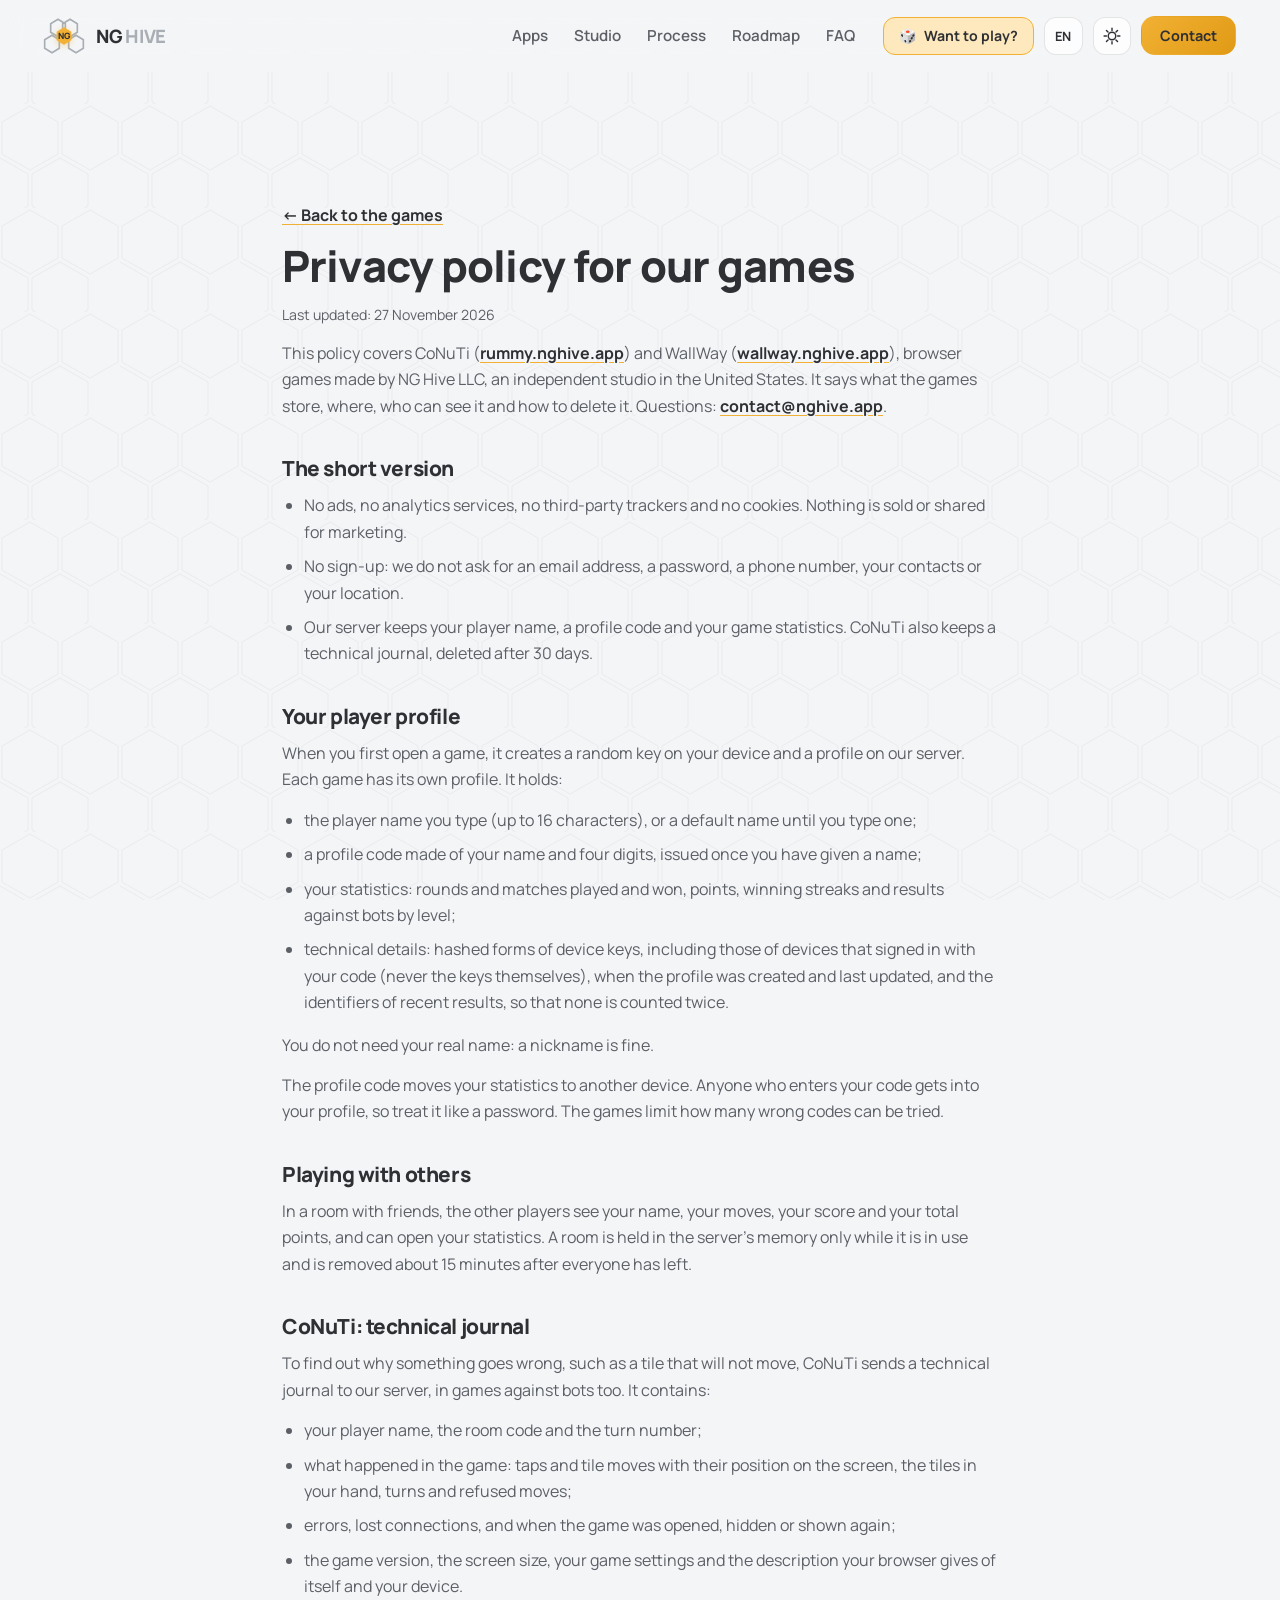
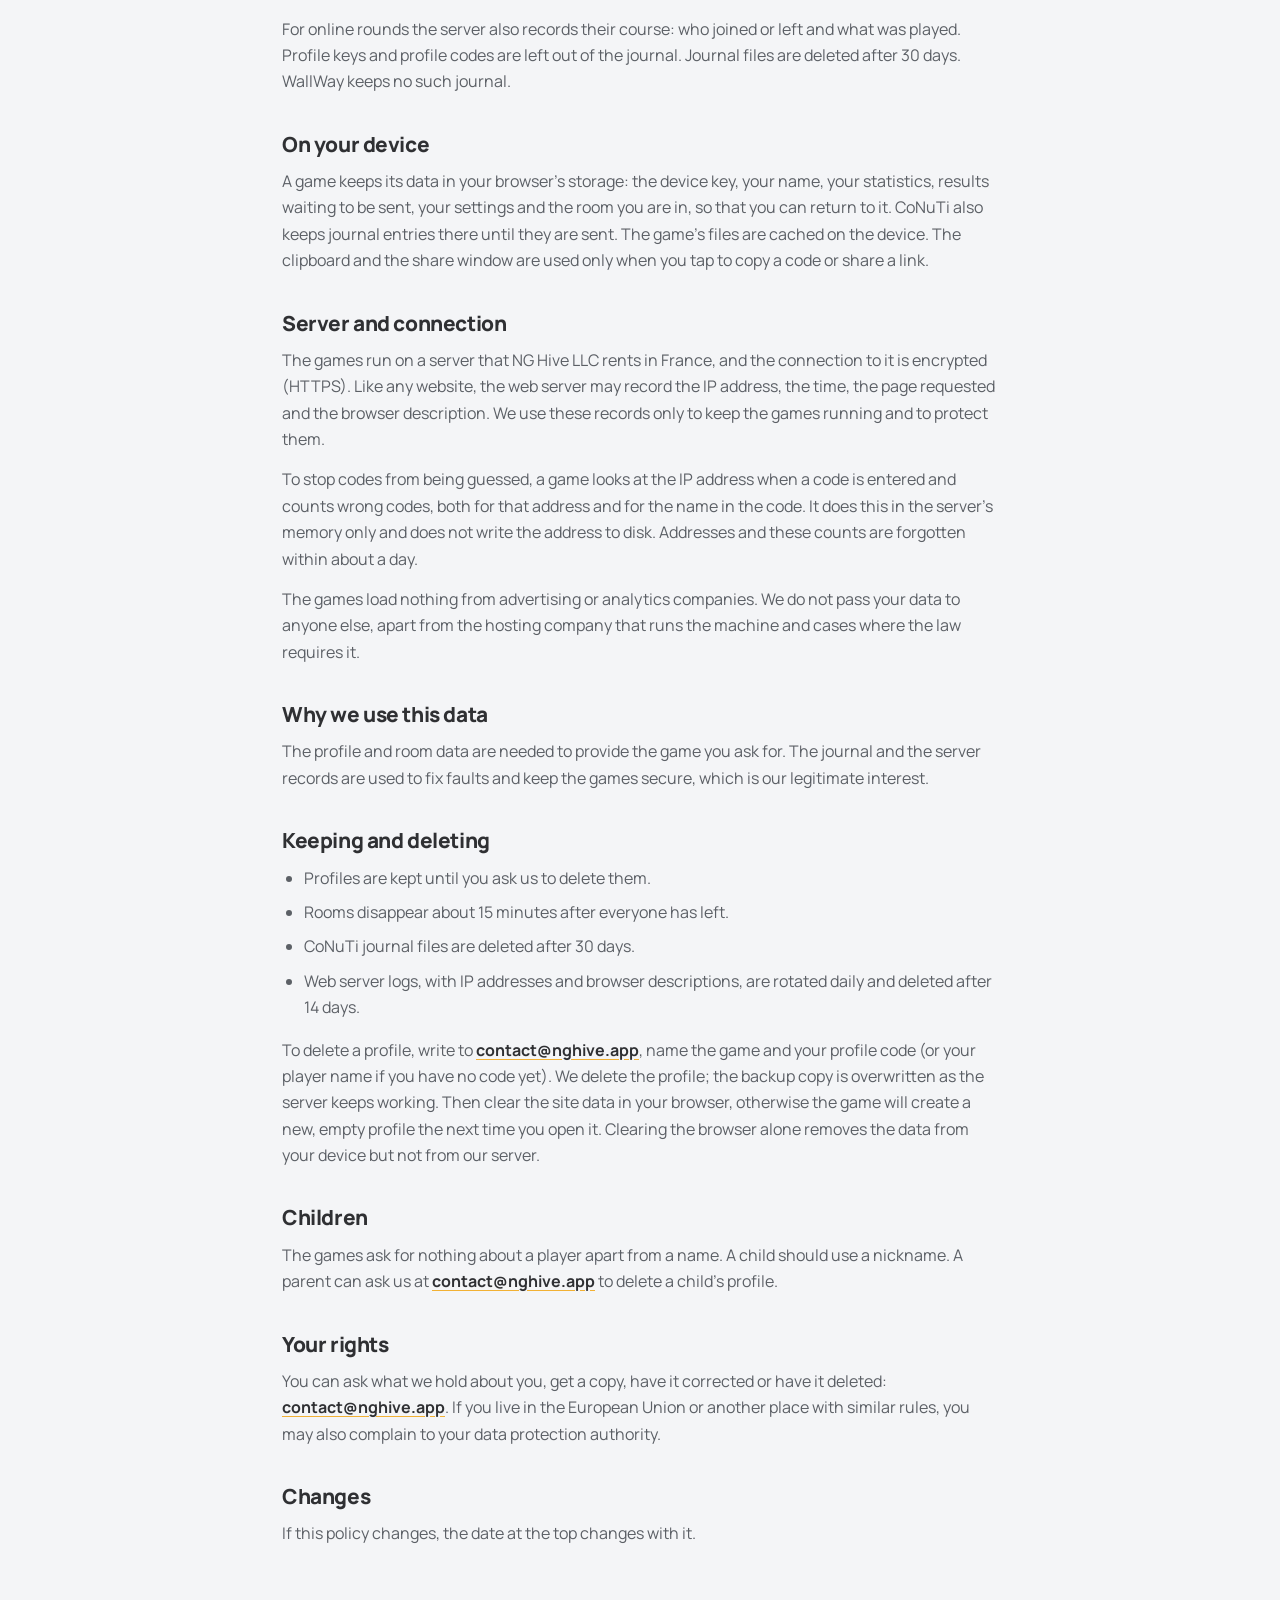
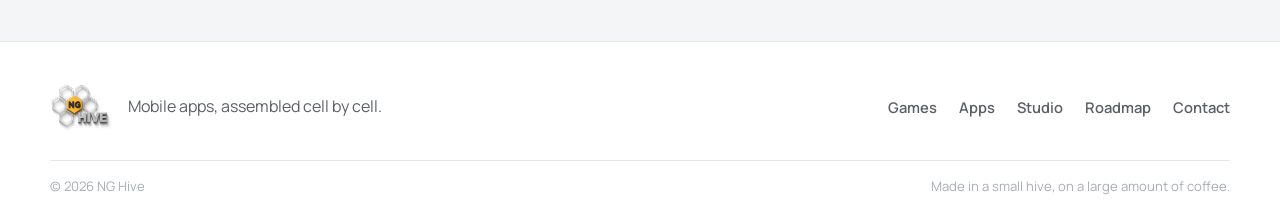
<file: games-privacy.html>
<!DOCTYPE html>
<html lang="en" data-theme="light">
<head>
<meta charset="utf-8">
<meta name="viewport" content="width=device-width, initial-scale=1">
<title>Privacy policy for our games — NG Hive</title>
<meta name="description" content="What the NG Hive browser games CoNuTi and WallWay store, where it is kept, who can see it and how to delete it.">
<meta name="theme-color" content="#f2b134">
<meta property="og:title" content="Privacy policy for our games — NG Hive">
<meta property="og:description" content="What the NG Hive browser games CoNuTi and WallWay store, where it is kept, who can see it and how to delete it.">
<meta property="og:image" content="https://nghive.app/assets/header.jpg">
<meta property="og:image:width" content="1568">
<meta property="og:image:height" content="672">
<meta property="og:url" content="https://nghive.app/games-privacy">
<meta property="og:site_name" content="NG Hive">
<meta name="twitter:card" content="summary_large_image">
<meta property="og:type" content="website">
<link rel="icon" href="data:image/svg+xml,%3Csvg xmlns='http://www.w3.org/2000/svg' viewBox='0 0 100 100'%3E%3Cpolygon points='50,4 93,27 93,73 50,96 7,73 7,27' fill='%23f2b134'/%3E%3Ctext x='50' y='66' font-family='Arial,sans-serif' font-size='38' font-weight='bold' text-anchor='middle' fill='%23333'%3ENG%3C/text%3E%3C/svg%3E">
<link rel="preconnect" href="https://fonts.googleapis.com">
<link rel="preconnect" href="https://fonts.gstatic.com" crossorigin>
<link href="https://fonts.googleapis.com/css2?family=Manrope:wght@400;500;600;800&display=swap" rel="stylesheet">
<link rel="stylesheet" href="css/styles.css">

<link rel="canonical" href="https://nghive.app/games-privacy">
</head>
<body data-title-key="title.gprivacy">

<div class="scroll-progress"><span id="progressBar"></span></div>
<div class="cursor-glow" id="cursorGlow" aria-hidden="true"></div>

<header class="site-header" id="siteHeader">
  <a class="brand" href="/" id="brandLogo" title="Tap the honeycomb — a bee flies out :)">
    <span class="brand-mark">
      <svg viewBox="0 0 120 112" aria-hidden="true">
        <g class="hx-outer" fill="none" stroke="currentColor" stroke-width="5">
          <polygon points="42,6 64,19 64,45 42,58 20,45 20,19"/>
          <polygon points="78,6 100,19 100,45 78,58 56,45 56,19" transform="translate(0,0)"/>
          <polygon points="24,54 46,67 46,93 24,106 2,93 2,67"/>
          <polygon points="96,54 118,67 118,93 96,106 74,93 74,67"/>
        </g>
        <polygon class="hx-core" points="60,30 82,43 82,69 60,82 38,69 38,43"/>
        <text class="hx-text" x="60" y="64" text-anchor="middle">NG</text>
      </svg>
    </span>
    <span class="brand-word">NG<span>HIVE</span></span>
  </a>

  <nav class="site-nav" id="siteNav">
    <a href="/apps" data-en="Apps" data-ru="Приложения">Apps</a>
    <a href="/#about" data-en="Studio" data-ru="Студия">Studio</a>
    <a href="/#process" data-en="Process" data-ru="Процесс">Process</a>
    <a href="/#roadmap" data-en="Roadmap" data-ru="Планы">Roadmap</a>
    <a href="/#faq" data-en="FAQ" data-ru="Вопросы">FAQ</a>
    <a class="nav-play" href="/games" data-en="Want to play?" data-ru="Хотите поиграть?">Want to play?</a>
  </nav>

  <div class="header-tools">
    <a class="btn-play" href="/games" aria-label="Want to play?"><span aria-hidden="true">🎲</span><span class="play-text" data-en="Want to play?" data-ru="Хотите поиграть?">Want to play?</span></a>
    <div class="lang-menu" id="langMenu">
      <button class="icon-btn lang-btn" id="langToggle" type="button" aria-haspopup="true" aria-expanded="false" title="Language">EN</button>
      <ul class="lang-list" id="langList" role="menu"></ul>
    </div>
    <button class="icon-btn" id="themeToggle" type="button" title="Theme" aria-label="Theme">
      <svg viewBox="0 0 24 24" class="ic-sun"><circle cx="12" cy="12" r="5"/><g stroke-linecap="round"><path d="M12 1.5v3M12 19.5v3M4.6 4.6l2.1 2.1M17.3 17.3l2.1 2.1M1.5 12h3M19.5 12h3M4.6 19.4l2.1-2.1M17.3 6.7l2.1-2.1"/></g></svg>
      <svg viewBox="0 0 24 24" class="ic-moon"><path d="M21 13a8.5 8.5 0 1 1-10-10 7 7 0 0 0 10 10z"/></svg>
    </button>
    <a class="btn btn-mini" href="/#contact" data-en="Contact" data-ru="Связаться">Contact</a>
    <button class="burger" id="burger" type="button" aria-label="Menu"><span></span><span></span><span></span></button>
  </div>
</header>

<main id="top">

  <article class="legal">
    <div data-l="en" lang="en">
      <p class="legal-back"><a href="/games">← Back to the games</a></p>
      <h1>Privacy policy for our games</h1>
      <p class="legal-date">Last updated: 27 November 2026</p>
      <p>This policy covers CoNuTi (<a href="https://rummy.nghive.app/" target="_blank" rel="noopener">rummy.nghive.app</a>) and WallWay (<a href="https://wallway.nghive.app/" target="_blank" rel="noopener">wallway.nghive.app</a>), browser games made by NG Hive LLC, an independent studio in the United States. It says what the games store, where, who can see it and how to delete it. Questions: <a href="mailto:contact@nghive.app">contact@nghive.app</a>.</p>
      <h2>The short version</h2>
      <ul>
        <li>No ads, no analytics services, no third-party trackers and no cookies. Nothing is sold or shared for marketing.</li>
        <li>No sign-up: we do not ask for an email address, a password, a phone number, your contacts or your location.</li>
        <li>Our server keeps your player name, a profile code and your game statistics. CoNuTi also keeps a technical journal, deleted after 30 days.</li>
      </ul>
      <h2>Your player profile</h2>
      <p>When you first open a game, it creates a random key on your device and a profile on our server. Each game has its own profile. It holds:</p>
      <ul>
        <li>the player name you type (up to 16 characters), or a default name until you type one;</li>
        <li>a profile code made of your name and four digits, issued once you have given a name;</li>
        <li>your statistics: rounds and matches played and won, points, winning streaks and results against bots by level;</li>
        <li>technical details: hashed forms of device keys, including those of devices that signed in with your code (never the keys themselves), when the profile was created and last updated, and the identifiers of recent results, so that none is counted twice.</li>
      </ul>
      <p>You do not need your real name: a nickname is fine.</p>
      <p>The profile code moves your statistics to another device. Anyone who enters your code gets into your profile, so treat it like a password. The games limit how many wrong codes can be tried.</p>
      <h2>Playing with others</h2>
      <p>In a room with friends, the other players see your name, your moves, your score and your total points, and can open your statistics. A room is held in the server’s memory only while it is in use and is removed about 15 minutes after everyone has left.</p>
      <h2>CoNuTi: technical journal</h2>
      <p>To find out why something goes wrong, such as a tile that will not move, CoNuTi sends a technical journal to our server, in games against bots too. It contains:</p>
      <ul>
        <li>your player name, the room code and the turn number;</li>
        <li>what happened in the game: taps and tile moves with their position on the screen, the tiles in your hand, turns and refused moves;</li>
        <li>errors, lost connections, and when the game was opened, hidden or shown again;</li>
        <li>the game version, the screen size, your game settings and the description your browser gives of itself and your device.</li>
      </ul>
      <p>For online rounds the server also records their course: who joined or left and what was played. Profile keys and profile codes are left out of the journal. Journal files are deleted after 30 days. WallWay keeps no such journal.</p>
      <h2>On your device</h2>
      <p>A game keeps its data in your browser’s storage: the device key, your name, your statistics, results waiting to be sent, your settings and the room you are in, so that you can return to it. CoNuTi also keeps journal entries there until they are sent. The game’s files are cached on the device. The clipboard and the share window are used only when you tap to copy a code or share a link.</p>
      <h2>Server and connection</h2>
      <p>The games run on a server that NG Hive LLC rents in France, and the connection to it is encrypted (HTTPS). Like any website, the web server may record the IP address, the time, the page requested and the browser description. We use these records only to keep the games running and to protect them.</p>
      <p>To stop codes from being guessed, a game looks at the IP address when a code is entered and counts wrong codes, both for that address and for the name in the code. It does this in the server’s memory only and does not write the address to disk. Addresses and these counts are forgotten within about a day.</p>
      <p>The games load nothing from advertising or analytics companies. We do not pass your data to anyone else, apart from the hosting company that runs the machine and cases where the law requires it.</p>
      <h2>Why we use this data</h2>
      <p>The profile and room data are needed to provide the game you ask for. The journal and the server records are used to fix faults and keep the games secure, which is our legitimate interest.</p>
      <h2>Keeping and deleting</h2>
      <ul>
        <li>Profiles are kept until you ask us to delete them.</li>
        <li>Rooms disappear about 15 minutes after everyone has left.</li>
        <li>CoNuTi journal files are deleted after 30 days.</li>
        <li>Web server logs, with IP addresses and browser descriptions, are rotated daily and deleted after 14 days.</li>
      </ul>
      <p>To delete a profile, write to <a href="mailto:contact@nghive.app">contact@nghive.app</a>, name the game and your profile code (or your player name if you have no code yet). We delete the profile; the backup copy is overwritten as the server keeps working. Then clear the site data in your browser, otherwise the game will create a new, empty profile the next time you open it. Clearing the browser alone removes the data from your device but not from our server.</p>
      <h2>Children</h2>
      <p>The games ask for nothing about a player apart from a name. A child should use a nickname. A parent can ask us at <a href="mailto:contact@nghive.app">contact@nghive.app</a> to delete a child’s profile.</p>
      <h2>Your rights</h2>
      <p>You can ask what we hold about you, get a copy, have it corrected or have it deleted: <a href="mailto:contact@nghive.app">contact@nghive.app</a>. If you live in the European Union or another place with similar rules, you may also complain to your data protection authority.</p>
      <h2>Changes</h2>
      <p>If this policy changes, the date at the top changes with it.</p>
    </div>
    <div data-l="ru" lang="ru">
      <p class="legal-back"><a href="/games">← К играм</a></p>
      <h1>Политика конфиденциальности игр</h1>
      <p class="legal-date">Обновлено: 27 ноября 2026</p>
      <p>Эта политика относится к CoNuTi (<a href="https://rummy.nghive.app/" target="_blank" rel="noopener">rummy.nghive.app</a>) и WallWay (<a href="https://wallway.nghive.app/" target="_blank" rel="noopener">wallway.nghive.app</a>) — браузерным играм NG Hive LLC, независимой студии из США. Здесь сказано, что игры хранят, где, кто это видит и как это удалить. Вопросы: <a href="mailto:contact@nghive.app">contact@nghive.app</a>.</p>
      <h2>Коротко</h2>
      <ul>
        <li>Нет рекламы, сервисов аналитики, сторонних трекеров и cookie. Ничего не продаётся и не передаётся для маркетинга.</li>
        <li>Без регистрации: мы не спрашиваем почту, пароль, номер телефона, контакты и местоположение.</li>
        <li>На нашем сервере хранятся имя игрока, код профиля и игровая статистика. CoNuTi ведёт ещё технический журнал, который удаляется через 30 дней.</li>
      </ul>
      <h2>Профиль игрока</h2>
      <p>При первом открытии игра создаёт на устройстве случайный ключ, а на нашем сервере — профиль. У каждой игры свой профиль. В нём:</p>
      <ul>
        <li>имя игрока, которое вы ввели (до 16 знаков), или имя по умолчанию, пока вы его не ввели;</li>
        <li>код профиля из имени и четырёх цифр — выдаётся, когда вы назвали себя;</li>
        <li>статистика: сыгранные и выигранные раунды и партии, очки, серии побед и результаты против ботов по уровням;</li>
        <li>технические данные: хэши ключей устройств, в том числе тех, что вошли по вашему коду (сами ключи не хранятся), даты создания и последнего изменения профиля и номера последних результатов, чтобы не засчитать один дважды.</li>
      </ul>
      <p>Настоящее имя не нужно — подойдёт прозвище.</p>
      <p>Код профиля переносит статистику на другое устройство. Кто введёт ваш код, тот попадёт в ваш профиль, поэтому берегите его как пароль. Число неверных попыток ввести код в играх ограничено.</p>
      <h2>Игра с другими</h2>
      <p>В комнате с друзьями остальные игроки видят ваше имя, ходы, счёт и сумму очков и могут открыть вашу статистику. Комната живёт в памяти сервера, только пока ею пользуются, и удаляется примерно через 15 минут после того, как все вышли.</p>
      <h2>CoNuTi: технический журнал</h2>
      <p>Чтобы разобраться, почему что-то не работает (например, фишка не двигается), CoNuTi отправляет на наш сервер технический журнал, в том числе в играх с ботами. В нём:</p>
      <ul>
        <li>имя игрока, код комнаты и номер хода;</li>
        <li>что происходило в игре: нажатия и перемещения фишек с их положением на экране, фишки у вас на руках, ходы и отклонённые ходы;</li>
        <li>ошибки, обрывы связи и то, когда игру открыли, свернули или вернули на экран;</li>
        <li>версия игры, размер экрана, настройки игры и описание, которое браузер даёт о себе и об устройстве.</li>
      </ul>
      <p>В онлайн-раундах сервер тоже записывает их ход: кто вошёл или вышел и как ходили. Ключи и коды профилей в журнал не попадают. Файлы журнала удаляются через 30 дней. WallWay такого журнала не ведёт.</p>
      <h2>На вашем устройстве</h2>
      <p>Игра хранит свои данные в памяти браузера: ключ устройства, имя, статистику, ещё не отправленные результаты, настройки и комнату, в которой вы сидите, чтобы можно было вернуться. CoNuTi держит там же записи журнала, пока они не отправлены. Файлы игры сохраняются на устройстве. Буфер обмена и окно «Поделиться» используются, только когда вы сами нажимаете «скопировать код» или «поделиться ссылкой».</p>
      <h2>Сервер и связь</h2>
      <p>Игры работают на сервере, который NG Hive LLC арендует во Франции, соединение с ним зашифровано (HTTPS). Как у любого сайта, веб-сервер может записывать IP-адрес, время, запрошенную страницу и описание браузера. Эти записи нужны только для того, чтобы игры работали и были защищены.</p>
      <p>Чтобы коды нельзя было подобрать, при вводе кода игра смотрит на IP-адрес и считает неверные коды — и для этого адреса, и для имени из кода. Всё это держится только в памяти сервера, на диск адрес игра не записывает. Адреса и эти подсчёты забываются примерно в течение суток.</p>
      <p>Игры ничего не загружают от рекламных и аналитических компаний. Мы никому не передаём ваши данные, кроме хостинговой компании, на чьей машине работает сервер, и случаев, когда этого требует закон.</p>
      <h2>Зачем нужны эти данные</h2>
      <p>Профиль и данные комнаты нужны, чтобы работала игра, в которую вы играете. Журнал и записи сервера нужны, чтобы исправлять сбои и защищать игры, — это наш законный интерес.</p>
      <h2>Хранение и удаление</h2>
      <ul>
        <li>Профили хранятся, пока вы не попросите их удалить.</li>
        <li>Комнаты исчезают примерно через 15 минут после того, как все вышли.</li>
        <li>Файлы журнала CoNuTi удаляются через 30 дней.</li>
        <li>Журналы веб-сервера с IP-адресами и описанием браузера сменяются ежедневно и удаляются через 14 дней.</li>
      </ul>
      <p>Чтобы удалить профиль, напишите на <a href="mailto:contact@nghive.app">contact@nghive.app</a>, назовите игру и код профиля (или имя игрока, если кода ещё нет). Мы удалим профиль; резервная копия перезаписывается по ходу работы сервера. После этого очистите данные сайта в браузере, иначе при следующем открытии игра создаст новый пустой профиль. Одна только очистка браузера убирает данные с устройства, но не с нашего сервера.</p>
      <h2>Дети</h2>
      <p>Игры не спрашивают об игроке ничего, кроме имени. Ребёнку лучше играть под прозвищем. Родитель может написать на <a href="mailto:contact@nghive.app">contact@nghive.app</a> и попросить удалить профиль ребёнка.</p>
      <h2>Ваши права</h2>
      <p>Вы можете узнать, что мы о вас храним, получить копию, попросить исправить или удалить: <a href="mailto:contact@nghive.app">contact@nghive.app</a>. Если вы живёте в Евросоюзе или в стране с похожими правилами, вы можете также пожаловаться в орган по защите данных.</p>
      <h2>Изменения</h2>
      <p>Если политика изменится, изменится и дата в начале страницы.</p>
    </div>
    <div data-l="de" lang="de">
      <p class="legal-back"><a href="/games">← Zurück zu den Spielen</a></p>
      <h1>Datenschutzerklärung für unsere Spiele</h1>
      <p class="legal-date">Stand: 27. November 2026</p>
      <p>Diese Erklärung gilt für CoNuTi (<a href="https://rummy.nghive.app/" target="_blank" rel="noopener">rummy.nghive.app</a>) und WallWay (<a href="https://wallway.nghive.app/" target="_blank" rel="noopener">wallway.nghive.app</a>), Browserspiele von NG Hive LLC, einem unabhängigen Studio in den USA. Sie sagt, was die Spiele speichern, wo, wer es sehen kann und wie man es löscht. Fragen: <a href="mailto:contact@nghive.app">contact@nghive.app</a>.</p>
      <h2>Kurz gesagt</h2>
      <ul>
        <li>Keine Werbung, keine Analysedienste, keine Tracker von Dritten und keine Cookies. Nichts wird verkauft oder für Marketing weitergegeben.</li>
        <li>Keine Registrierung: Wir fragen weder nach E-Mail-Adresse, Passwort oder Telefonnummer noch nach Kontakten oder Standort.</li>
        <li>Auf unserem Server liegen dein Spielername, ein Profilcode und deine Spielstatistik. CoNuTi führt außerdem ein technisches Protokoll, das nach 30 Tagen gelöscht wird.</li>
      </ul>
      <h2>Dein Spielerprofil</h2>
      <p>Wenn du ein Spiel zum ersten Mal öffnest, erzeugt es auf deinem Gerät einen zufälligen Schlüssel und auf unserem Server ein Profil. Jedes Spiel hat sein eigenes Profil. Es enthält:</p>
      <ul>
        <li>den Spielernamen, den du eingibst (bis zu 16 Zeichen), oder vorher einen Standardnamen;</li>
        <li>einen Profilcode aus deinem Namen und vier Ziffern, sobald du einen Namen angegeben hast;</li>
        <li>deine Statistik: gespielte und gewonnene Runden und Partien, Punkte, Siegesserien und Ergebnisse gegen Bots je Stufe;</li>
        <li>technische Angaben: Geräteschlüssel als Hashwerte, auch die der Geräte, die sich mit deinem Code angemeldet haben (nie die Schlüssel selbst), Erstellungs- und Änderungsdatum des Profils und die Kennungen der letzten Ergebnisse, damit keines doppelt zählt.</li>
      </ul>
      <p>Dein echter Name ist nicht nötig, ein Spitzname genügt.</p>
      <p>Mit dem Profilcode nimmst du deine Statistik auf ein anderes Gerät mit. Wer deinen Code eingibt, gelangt in dein Profil, behandle ihn also wie ein Passwort. Die Spiele begrenzen, wie viele falsche Codes ausprobiert werden können.</p>
      <h2>Spielen mit anderen</h2>
      <p>In einem Raum mit Freunden sehen die anderen deinen Namen, deine Züge, deinen Spielstand und deine Gesamtpunkte und können deine Statistik öffnen. Ein Raum besteht nur im Arbeitsspeicher des Servers, solange er genutzt wird, und wird etwa 15 Minuten nachdem alle gegangen sind entfernt.</p>
      <h2>CoNuTi: technisches Protokoll</h2>
      <p>Um herauszufinden, warum etwas nicht klappt, etwa wenn sich ein Stein nicht bewegen lässt, sendet CoNuTi ein technisches Protokoll an unseren Server, auch bei Spielen gegen Bots. Es enthält:</p>
      <ul>
        <li>deinen Spielernamen, den Raumcode und die Zugnummer;</li>
        <li>das Spielgeschehen: Antippen und Verschieben von Steinen samt Position auf dem Bildschirm, die Steine auf deiner Hand, Züge und abgelehnte Züge;</li>
        <li>Fehler, Verbindungsabbrüche und wann das Spiel geöffnet, verborgen oder wieder angezeigt wurde;</li>
        <li>die Spielversion, die Bildschirmgröße, deine Spieleinstellungen und die Angaben, die dein Browser über sich und dein Gerät macht.</li>
      </ul>
      <p>Bei Online-Runden zeichnet auch der Server den Verlauf auf: wer beigetreten oder gegangen ist und was gespielt wurde. Profilschlüssel und Profilcodes kommen nicht ins Protokoll. Protokolldateien werden nach 30 Tagen gelöscht. WallWay führt kein solches Protokoll.</p>
      <h2>Auf deinem Gerät</h2>
      <p>Ein Spiel speichert seine Daten im Speicher deines Browsers: den Geräteschlüssel, deinen Namen, deine Statistik, noch nicht gesendete Ergebnisse, deine Einstellungen und den Raum, in dem du bist, damit du zurückkehren kannst. CoNuTi bewahrt dort auch Protokolleinträge auf, bis sie gesendet sind. Die Spieldateien werden auf dem Gerät zwischengespeichert. Zwischenablage und Teilen-Fenster werden nur genutzt, wenn du selbst einen Code kopierst oder einen Link teilst.</p>
      <h2>Server und Verbindung</h2>
      <p>Die Spiele laufen auf einem Server, den NG Hive LLC in Frankreich mietet; die Verbindung ist verschlüsselt (HTTPS). Wie bei jeder Website kann der Webserver IP-Adresse, Uhrzeit, aufgerufene Seite und Browserangaben aufzeichnen. Diese Aufzeichnungen nutzen wir nur, um die Spiele zu betreiben und zu schützen.</p>
      <p>Damit Codes nicht erraten werden können, prüft ein Spiel bei der Code-Eingabe die IP-Adresse und zählt falsche Codes, sowohl für diese Adresse als auch für den Namen im Code. Das geschieht nur im Arbeitsspeicher des Servers; das Spiel schreibt die Adresse nicht auf die Festplatte. Die Adressen und diese Zählungen werden spätestens nach etwa einem Tag vergessen.</p>
      <p>Die Spiele laden nichts von Werbe- oder Analysefirmen. Wir geben deine Daten an niemanden weiter, außer an den Hosting-Anbieter, der die Maschine betreibt, und wenn das Gesetz es verlangt.</p>
      <h2>Wozu wir die Daten nutzen</h2>
      <p>Profil- und Raumdaten sind nötig, um das gewünschte Spiel bereitzustellen. Protokoll und Serveraufzeichnungen dienen dazu, Fehler zu beheben und die Spiele zu schützen; das ist unser berechtigtes Interesse.</p>
      <h2>Aufbewahren und Löschen</h2>
      <ul>
        <li>Profile bleiben gespeichert, bis du um Löschung bittest.</li>
        <li>Räume verschwinden etwa 15 Minuten nachdem alle gegangen sind.</li>
        <li>Protokolldateien von CoNuTi werden nach 30 Tagen gelöscht.</li>
        <li>Protokolle des Webservers mit IP-Adressen und Browserangaben werden täglich rotiert und nach 14 Tagen gelöscht.</li>
      </ul>
      <p>Um ein Profil zu löschen, schreib an <a href="mailto:contact@nghive.app">contact@nghive.app</a> und nenne das Spiel und deinen Profilcode (oder deinen Spielernamen, falls du noch keinen Code hast). Wir löschen das Profil; die Sicherungskopie wird im laufenden Betrieb überschrieben. Lösche danach die Websitedaten in deinem Browser, sonst legt das Spiel beim nächsten Öffnen ein neues, leeres Profil an. Nur den Browser zu leeren entfernt die Daten vom Gerät, aber nicht von unserem Server.</p>
      <h2>Kinder</h2>
      <p>Die Spiele fragen außer einem Namen nichts über die Spielenden ab. Kinder sollten einen Spitznamen verwenden. Eltern können unter <a href="mailto:contact@nghive.app">contact@nghive.app</a> die Löschung des Profils ihres Kindes verlangen.</p>
      <h2>Deine Rechte</h2>
      <p>Du kannst erfragen, was wir über dich speichern, eine Kopie erhalten und Berichtigung oder Löschung verlangen: <a href="mailto:contact@nghive.app">contact@nghive.app</a>. Wenn du in der Europäischen Union oder an einem Ort mit ähnlichen Regeln lebst, kannst du dich auch bei deiner Datenschutzbehörde beschweren.</p>
      <h2>Änderungen</h2>
      <p>Ändert sich diese Erklärung, ändert sich auch das Datum oben.</p>
    </div>
    <div data-l="fr" lang="fr">
      <p class="legal-back"><a href="/games">← Retour aux jeux</a></p>
      <h1>Politique de confidentialité de nos jeux</h1>
      <p class="legal-date">Dernière mise à jour : 27 novembre 2026</p>
      <p>Cette politique concerne CoNuTi (<a href="https://rummy.nghive.app/" target="_blank" rel="noopener">rummy.nghive.app</a>) et WallWay (<a href="https://wallway.nghive.app/" target="_blank" rel="noopener">wallway.nghive.app</a>), des jeux par navigateur de NG Hive LLC, un studio indépendant établi aux États-Unis. Elle dit ce que les jeux conservent, où, qui peut le voir et comment le supprimer. Questions : <a href="mailto:contact@nghive.app">contact@nghive.app</a>.</p>
      <h2>En bref</h2>
      <ul>
        <li>Pas de publicité, pas de service d’analyse, pas de traceur tiers et pas de cookies. Rien n’est vendu ni partagé à des fins de marketing.</li>
        <li>Pas d’inscription : nous ne demandons ni adresse e-mail, ni mot de passe, ni numéro de téléphone, ni contacts, ni position.</li>
        <li>Notre serveur conserve votre nom de joueur, un code de profil et vos statistiques de jeu. CoNuTi tient aussi un journal technique, effacé après 30 jours.</li>
      </ul>
      <h2>Votre profil de joueur</h2>
      <p>À la première ouverture, un jeu crée une clé aléatoire sur votre appareil et un profil sur notre serveur. Chaque jeu a son propre profil. Il contient :</p>
      <ul>
        <li>le nom de joueur que vous saisissez (16 caractères au plus), ou un nom par défaut en attendant ;</li>
        <li>un code de profil formé de votre nom et de quatre chiffres, attribué une fois que vous avez indiqué un nom ;</li>
        <li>vos statistiques : manches et parties jouées et gagnées, points, séries de victoires et résultats contre les bots par niveau ;</li>
        <li>des données techniques : des empreintes (hachage) des clés d’appareil, y compris celles des appareils connectés avec votre code (jamais les clés elles-mêmes), les dates de création et de dernière modification du profil et les identifiants des derniers résultats, pour qu’aucun ne soit compté deux fois.</li>
      </ul>
      <p>Votre vrai nom n’est pas nécessaire : un pseudo suffit.</p>
      <p>Le code de profil transfère vos statistiques sur un autre appareil. Toute personne qui saisit votre code accède à votre profil : gardez-le comme un mot de passe. Les jeux limitent le nombre de codes erronés que l’on peut essayer.</p>
      <h2>Jouer à plusieurs</h2>
      <p>Dans un salon entre amis, les autres joueurs voient votre nom, vos coups, votre score et votre total de points, et peuvent ouvrir vos statistiques. Un salon n’existe que dans la mémoire du serveur tant qu’il sert et il est supprimé environ 15 minutes après le départ de tout le monde.</p>
      <h2>CoNuTi : journal technique</h2>
      <p>Pour comprendre pourquoi quelque chose ne fonctionne pas, par exemple une tuile qui refuse de bouger, CoNuTi envoie un journal technique à notre serveur, y compris pour les parties contre des bots. Il contient :</p>
      <ul>
        <li>votre nom de joueur, le code du salon et le numéro du tour ;</li>
        <li>ce qui s’est passé dans le jeu : les touches et les déplacements de tuiles avec leur position à l’écran, les tuiles dans votre main, les coups joués et les coups refusés ;</li>
        <li>les erreurs, les coupures de connexion et les moments où le jeu a été ouvert, masqué ou réaffiché ;</li>
        <li>la version du jeu, la taille de l’écran, vos réglages et la description que votre navigateur donne de lui-même et de votre appareil.</li>
      </ul>
      <p>Pour les manches en ligne, le serveur en enregistre aussi le déroulement : qui est arrivé ou parti et ce qui a été joué. Les clés et les codes de profil ne figurent pas dans le journal. Les fichiers du journal sont effacés après 30 jours. WallWay ne tient pas de journal de ce type.</p>
      <h2>Sur votre appareil</h2>
      <p>Un jeu garde ses données dans le stockage de votre navigateur : la clé de l’appareil, votre nom, vos statistiques, les résultats en attente d’envoi, vos réglages et le salon où vous êtes, pour pouvoir y revenir. CoNuTi y conserve aussi les entrées du journal jusqu’à leur envoi. Les fichiers du jeu sont mis en cache sur l’appareil. Le presse-papiers et la fenêtre de partage ne servent que lorsque vous copiez un code ou partagez un lien.</p>
      <h2>Serveur et connexion</h2>
      <p>Les jeux fonctionnent sur un serveur que NG Hive LLC loue en France, et la connexion est chiffrée (HTTPS). Comme tout site, le serveur web peut enregistrer l’adresse IP, l’heure, la page demandée et la description du navigateur. Ces enregistrements servent uniquement à faire fonctionner et à protéger les jeux.</p>
      <p>Pour empêcher de deviner les codes, un jeu examine l’adresse IP lors de la saisie d’un code et compte les codes erronés, à la fois pour cette adresse et pour le nom contenu dans le code. Cela se fait uniquement dans la mémoire du serveur ; le jeu n’écrit pas l’adresse sur le disque. Les adresses et ces décomptes sont oubliés au bout d’environ un jour au plus.</p>
      <p>Les jeux ne chargent rien auprès de sociétés de publicité ou d’analyse. Nous ne transmettons vos données à personne d’autre que l’hébergeur qui exploite la machine, sauf si la loi l’exige.</p>
      <h2>Pourquoi ces données</h2>
      <p>Les données de profil et de salon sont nécessaires pour fournir le jeu auquel vous jouez. Le journal et les enregistrements du serveur servent à corriger les pannes et à protéger les jeux, ce qui relève de notre intérêt légitime.</p>
      <h2>Conservation et suppression</h2>
      <ul>
        <li>Les profils sont conservés jusqu’à ce que vous demandiez leur suppression.</li>
        <li>Les salons disparaissent environ 15 minutes après le départ de tout le monde.</li>
        <li>Les fichiers du journal de CoNuTi sont effacés après 30 jours.</li>
        <li>Les journaux du serveur web, avec les adresses IP et les descriptions de navigateur, sont renouvelés chaque jour et effacés après 14 jours.</li>
      </ul>
      <p>Pour supprimer un profil, écrivez à <a href="mailto:contact@nghive.app">contact@nghive.app</a> en indiquant le jeu et votre code de profil (ou votre nom de joueur si vous n’avez pas encore de code). Nous supprimons le profil ; la copie de sauvegarde est écrasée au fil du fonctionnement du serveur. Effacez ensuite les données du site dans votre navigateur, sinon le jeu créera un nouveau profil vide à la prochaine ouverture. Vider seulement le navigateur retire les données de votre appareil, pas de notre serveur.</p>
      <h2>Enfants</h2>
      <p>Les jeux ne demandent rien d’autre qu’un nom. Un enfant devrait utiliser un pseudo. Un parent peut nous demander à <a href="mailto:contact@nghive.app">contact@nghive.app</a> de supprimer le profil de son enfant.</p>
      <h2>Vos droits</h2>
      <p>Vous pouvez demander ce que nous conservons sur vous, en obtenir une copie, le faire corriger ou supprimer : <a href="mailto:contact@nghive.app">contact@nghive.app</a>. Si vous vivez dans l’Union européenne ou dans un lieu doté de règles comparables, vous pouvez aussi saisir votre autorité de protection des données.</p>
      <h2>Modifications</h2>
      <p>Si cette politique change, la date en haut de page change aussi.</p>
    </div>
    <div data-l="es" lang="es">
      <p class="legal-back"><a href="/games">← Volver a los juegos</a></p>
      <h1>Política de privacidad de nuestros juegos</h1>
      <p class="legal-date">Última actualización: 27 de noviembre de 2026</p>
      <p>Esta política se refiere a CoNuTi (<a href="https://rummy.nghive.app/" target="_blank" rel="noopener">rummy.nghive.app</a>) y WallWay (<a href="https://wallway.nghive.app/" target="_blank" rel="noopener">wallway.nghive.app</a>), juegos de navegador de NG Hive LLC, un estudio independiente de Estados Unidos. Explica qué guardan los juegos, dónde, quién puede verlo y cómo borrarlo. Preguntas: <a href="mailto:contact@nghive.app">contact@nghive.app</a>.</p>
      <h2>En pocas palabras</h2>
      <ul>
        <li>Sin anuncios, sin servicios de analítica, sin rastreadores de terceros y sin cookies. No se vende nada ni se comparte con fines comerciales.</li>
        <li>Sin registro: no pedimos correo electrónico, contraseña, número de teléfono, contactos ni ubicación.</li>
        <li>Nuestro servidor guarda tu nombre de jugador, un código de perfil y tus estadísticas de juego. CoNuTi lleva además un registro técnico que se borra a los 30 días.</li>
      </ul>
      <h2>Tu perfil de jugador</h2>
      <p>La primera vez que abres un juego, este crea una clave aleatoria en tu dispositivo y un perfil en nuestro servidor. Cada juego tiene su propio perfil. Contiene:</p>
      <ul>
        <li>el nombre de jugador que escribes (hasta 16 caracteres), o un nombre por defecto mientras no lo escribas;</li>
        <li>un código de perfil formado por tu nombre y cuatro cifras, que se asigna cuando ya has puesto un nombre;</li>
        <li>tus estadísticas: rondas y partidas jugadas y ganadas, puntos, rachas de victorias y resultados contra los bots por nivel;</li>
        <li>datos técnicos: huellas (hash) de las claves de dispositivo, incluidas las de los dispositivos que entraron con tu código (nunca las claves en sí), las fechas de creación y última modificación del perfil y los identificadores de los últimos resultados, para no contar ninguno dos veces.</li>
      </ul>
      <p>No hace falta tu nombre real: basta un apodo.</p>
      <p>El código de perfil lleva tus estadísticas a otro dispositivo. Quien escriba tu código entra en tu perfil, así que guárdalo como una contraseña. Los juegos limitan cuántos códigos erróneos se pueden probar.</p>
      <h2>Jugar con otras personas</h2>
      <p>En una sala con amigos, los demás ven tu nombre, tus jugadas, tu marcador y tus puntos totales, y pueden abrir tus estadísticas. Una sala solo existe en la memoria del servidor mientras se usa y se elimina unos 15 minutos después de que todos se hayan ido.</p>
      <h2>CoNuTi: registro técnico</h2>
      <p>Para averiguar por qué algo falla, por ejemplo una ficha que no se mueve, CoNuTi envía un registro técnico a nuestro servidor, también en las partidas contra bots. Contiene:</p>
      <ul>
        <li>tu nombre de jugador, el código de la sala y el número de turno;</li>
        <li>lo ocurrido en el juego: toques y movimientos de fichas con su posición en la pantalla, las fichas que tienes en la mano, las jugadas y las jugadas rechazadas;</li>
        <li>errores, cortes de conexión y cuándo se abrió, se ocultó o se volvió a mostrar el juego;</li>
        <li>la versión del juego, el tamaño de la pantalla, tus ajustes y la descripción que tu navegador da de sí mismo y de tu dispositivo.</li>
      </ul>
      <p>En las rondas en línea el servidor también anota su desarrollo: quién entró o salió y qué se jugó. Las claves y los códigos de perfil no se incluyen en el registro. Los archivos del registro se borran a los 30 días. WallWay no lleva un registro así.</p>
      <h2>En tu dispositivo</h2>
      <p>Cada juego guarda sus datos en el almacenamiento del navegador: la clave del dispositivo, tu nombre, tus estadísticas, los resultados pendientes de enviar, tus ajustes y la sala en la que estás, para poder volver. CoNuTi guarda ahí también las entradas del registro hasta que se envían. Los archivos del juego quedan en la caché del dispositivo. El portapapeles y la ventana de compartir solo se usan cuando tú copias un código o compartes un enlace.</p>
      <h2>Servidor y conexión</h2>
      <p>Los juegos funcionan en un servidor que NG Hive LLC alquila en Francia, y la conexión está cifrada (HTTPS). Como cualquier sitio web, el servidor puede anotar la dirección IP, la hora, la página solicitada y la descripción del navegador. Usamos esas anotaciones solo para que los juegos funcionen y estén protegidos.</p>
      <p>Para que no se puedan adivinar los códigos, al introducir uno el juego mira la dirección IP y cuenta los códigos erróneos, tanto para esa dirección como para el nombre que figura en el código. Lo hace solo en la memoria del servidor y no escribe la dirección en el disco. Las direcciones y estos recuentos se olvidan como muy tarde al cabo de un día aproximadamente.</p>
      <p>Los juegos no cargan nada de empresas de publicidad ni de analítica. No entregamos tus datos a nadie más, salvo a la empresa de alojamiento que gestiona la máquina y en los casos que exija la ley.</p>
      <h2>Para qué usamos estos datos</h2>
      <p>Los datos del perfil y de la sala son necesarios para ofrecer el juego al que juegas. El registro y las anotaciones del servidor sirven para corregir fallos y proteger los juegos, que es nuestro interés legítimo.</p>
      <h2>Conservación y borrado</h2>
      <ul>
        <li>Los perfiles se conservan hasta que pidas borrarlos.</li>
        <li>Las salas desaparecen unos 15 minutos después de que todos se hayan ido.</li>
        <li>Los archivos del registro de CoNuTi se borran a los 30 días.</li>
        <li>Los registros del servidor web, con direcciones IP y descripciones del navegador, se rotan cada día y se borran a los 14 días.</li>
      </ul>
      <p>Para borrar un perfil, escribe a <a href="mailto:contact@nghive.app">contact@nghive.app</a> e indica el juego y tu código de perfil (o tu nombre de jugador si aún no tienes código). Borraremos el perfil; la copia de seguridad se sobrescribe con el funcionamiento del servidor. Después borra los datos del sitio en tu navegador; si no, el juego creará un perfil nuevo y vacío la próxima vez que lo abras. Vaciar solo el navegador quita los datos de tu dispositivo, pero no de nuestro servidor.</p>
      <h2>Menores</h2>
      <p>Los juegos no preguntan nada sobre quien juega aparte de un nombre. Un niño debería usar un apodo. Un padre o una madre puede pedirnos en <a href="mailto:contact@nghive.app">contact@nghive.app</a> que borremos el perfil de su hijo o hija.</p>
      <h2>Tus derechos</h2>
      <p>Puedes preguntar qué guardamos sobre ti, obtener una copia, pedir que se corrija o que se borre: <a href="mailto:contact@nghive.app">contact@nghive.app</a>. Si vives en la Unión Europea o en un lugar con normas parecidas, también puedes reclamar ante tu autoridad de protección de datos.</p>
      <h2>Cambios</h2>
      <p>Si esta política cambia, cambia también la fecha del principio.</p>
    </div>
    <div data-l="pt" lang="pt-BR">
      <p class="legal-back"><a href="/games">← Voltar aos jogos</a></p>
      <h1>Política de privacidade dos nossos jogos</h1>
      <p class="legal-date">Última atualização: 27 de novembro de 2026</p>
      <p>Esta política trata do CoNuTi (<a href="https://rummy.nghive.app/" target="_blank" rel="noopener">rummy.nghive.app</a>) e do WallWay (<a href="https://wallway.nghive.app/" target="_blank" rel="noopener">wallway.nghive.app</a>), jogos de navegador da NG Hive LLC, um estúdio independente dos Estados Unidos. Ela diz o que os jogos guardam, onde, quem pode ver e como apagar. Dúvidas: <a href="mailto:contact@nghive.app">contact@nghive.app</a>.</p>
      <h2>Resumindo</h2>
      <ul>
        <li>Sem anúncios, sem serviços de análise, sem rastreadores de terceiros e sem cookies. Nada é vendido nem compartilhado para marketing.</li>
        <li>Sem cadastro: não pedimos e-mail, senha, número de telefone, contatos nem localização.</li>
        <li>Nosso servidor guarda seu nome de jogador, um código de perfil e suas estatísticas de jogo. O CoNuTi também mantém um registro técnico, apagado após 30 dias.</li>
      </ul>
      <h2>Seu perfil de jogador</h2>
      <p>Quando você abre um jogo pela primeira vez, ele cria uma chave aleatória no aparelho e um perfil no nosso servidor. Cada jogo tem seu próprio perfil. Ele contém:</p>
      <ul>
        <li>o nome de jogador que você digita (até 16 caracteres), ou um nome padrão enquanto não digitar;</li>
        <li>um código de perfil formado pelo seu nome e quatro dígitos, criado depois que você informa um nome;</li>
        <li>suas estatísticas: rodadas e partidas jogadas e vencidas, pontos, sequências de vitórias e resultados contra bots por nível;</li>
        <li>dados técnicos: hashes das chaves de aparelho, incluindo os dos aparelhos que entraram com o seu código (nunca as próprias chaves), as datas de criação e da última alteração do perfil e os identificadores dos resultados recentes, para que nenhum conte duas vezes.</li>
      </ul>
      <p>Não é preciso usar seu nome verdadeiro: um apelido basta.</p>
      <p>O código de perfil leva suas estatísticas para outro aparelho. Quem digitar seu código entra no seu perfil, então cuide dele como de uma senha. Os jogos limitam quantos códigos errados podem ser tentados.</p>
      <h2>Jogando com outras pessoas</h2>
      <p>Em uma sala com amigos, os outros veem seu nome, suas jogadas, seu placar e seu total de pontos, e podem abrir suas estatísticas. Uma sala existe apenas na memória do servidor enquanto está em uso e é removida cerca de 15 minutos depois que todos saem.</p>
      <h2>CoNuTi: registro técnico</h2>
      <p>Para descobrir por que algo dá errado, como uma peça que não se move, o CoNuTi envia um registro técnico ao nosso servidor, também nas partidas contra bots. Ele contém:</p>
      <ul>
        <li>seu nome de jogador, o código da sala e o número da vez;</li>
        <li>o que aconteceu no jogo: toques e movimentos de peças com a posição na tela, as peças na sua mão, as jogadas e as jogadas recusadas;</li>
        <li>erros, quedas de conexão e quando o jogo foi aberto, escondido ou mostrado de novo;</li>
        <li>a versão do jogo, o tamanho da tela, suas configurações e a descrição que o navegador dá de si mesmo e do aparelho.</li>
      </ul>
      <p>Nas rodadas online o servidor também registra o andamento: quem entrou ou saiu e o que foi jogado. Chaves e códigos de perfil não entram no registro. Os arquivos do registro são apagados após 30 dias. O WallWay não mantém um registro assim.</p>
      <h2>No seu aparelho</h2>
      <p>Cada jogo guarda seus dados no armazenamento do navegador: a chave do aparelho, seu nome, suas estatísticas, resultados ainda não enviados, suas configurações e a sala em que você está, para poder voltar. O CoNuTi também guarda ali as entradas do registro até serem enviadas. Os arquivos do jogo ficam em cache no aparelho. A área de transferência e a janela de compartilhar só são usadas quando você copia um código ou compartilha um link.</p>
      <h2>Servidor e conexão</h2>
      <p>Os jogos rodam em um servidor que a NG Hive LLC aluga na França, e a conexão é criptografada (HTTPS). Como qualquer site, o servidor web pode registrar o endereço IP, o horário, a página pedida e a descrição do navegador. Usamos esses registros apenas para manter os jogos funcionando e protegidos.</p>
      <p>Para que os códigos não sejam adivinhados, quando um código é digitado o jogo olha o endereço IP e conta os códigos errados, tanto para esse endereço quanto para o nome que está no código. Isso acontece só na memória do servidor, e o jogo não grava o endereço em disco. Os endereços e essas contagens são esquecidos em cerca de um dia, no máximo.</p>
      <p>Os jogos não carregam nada de empresas de publicidade ou de análise. Não repassamos seus dados a mais ninguém, além da empresa de hospedagem que opera a máquina e dos casos exigidos por lei.</p>
      <h2>Por que usamos esses dados</h2>
      <p>Os dados do perfil e da sala são necessários para oferecer o jogo que você está jogando. O registro e as anotações do servidor servem para corrigir falhas e proteger os jogos, o que é nosso interesse legítimo.</p>
      <h2>Guarda e exclusão</h2>
      <ul>
        <li>Os perfis ficam guardados até você pedir a exclusão.</li>
        <li>As salas somem cerca de 15 minutos depois que todos saem.</li>
        <li>Os arquivos do registro do CoNuTi são apagados após 30 dias.</li>
        <li>Os registros do servidor web, com endereços IP e descrições do navegador, são rotacionados diariamente e apagados após 14 dias.</li>
      </ul>
      <p>Para excluir um perfil, escreva para <a href="mailto:contact@nghive.app">contact@nghive.app</a> informando o jogo e seu código de perfil (ou seu nome de jogador, se ainda não tiver código). Excluímos o perfil; a cópia de segurança é sobrescrita com o funcionamento do servidor. Depois limpe os dados do site no navegador, senão o jogo criará um perfil novo e vazio na próxima vez que for aberto. Limpar só o navegador remove os dados do aparelho, mas não do nosso servidor.</p>
      <h2>Crianças</h2>
      <p>Os jogos não pedem nada sobre quem joga além de um nome. Crianças devem usar um apelido. Um responsável pode pedir em <a href="mailto:contact@nghive.app">contact@nghive.app</a> a exclusão do perfil da criança.</p>
      <h2>Seus direitos</h2>
      <p>Você pode perguntar o que guardamos sobre você, receber uma cópia, pedir correção ou exclusão: <a href="mailto:contact@nghive.app">contact@nghive.app</a>. Se mora na União Europeia ou em um lugar com regras parecidas, também pode reclamar à autoridade de proteção de dados.</p>
      <h2>Alterações</h2>
      <p>Se esta política mudar, a data no topo muda junto.</p>
    </div>
  </article>

</main>

<footer class="site-footer">
  <div class="foot-top">
    <div class="foot-brand">
      <img src="assets/logo-200.jpg" alt="NG Hive" width="240" height="240" decoding="async">
      <p data-en="Mobile apps, assembled cell by cell." data-ru="Мобильные приложения, собранные по сотам.">Mobile apps, assembled cell by cell.</p>
    </div>
    <nav class="foot-nav">
      <a href="/games" data-en="Games" data-ru="Игры">Games</a>
      <a href="/apps" data-en="Apps" data-ru="Приложения">Apps</a>
      <a href="/#about" data-en="Studio" data-ru="Студия">Studio</a>
      <a href="/#roadmap" data-en="Roadmap" data-ru="Планы">Roadmap</a>
      <a href="/#contact" data-en="Contact" data-ru="Связаться">Contact</a>
    </nav>
  </div>
  <div class="foot-bot">
    <span>© <span id="year">2026</span> NG Hive</span>
    <span data-en="Made in a small hive, on a large amount of coffee." data-ru="Сделано в маленьком улье и на большом количестве кофе.">Made in a small hive, on a large amount of coffee.</span>
  </div>
</footer>

<button class="to-top" id="toTop" type="button" aria-label="Back to top">↑</button>
<div class="bee" id="bee" aria-hidden="true">🐝</div>

<script src="js/i18n.js"></script>
<script src="js/main.js"></script>
</body>
</html>
</file>
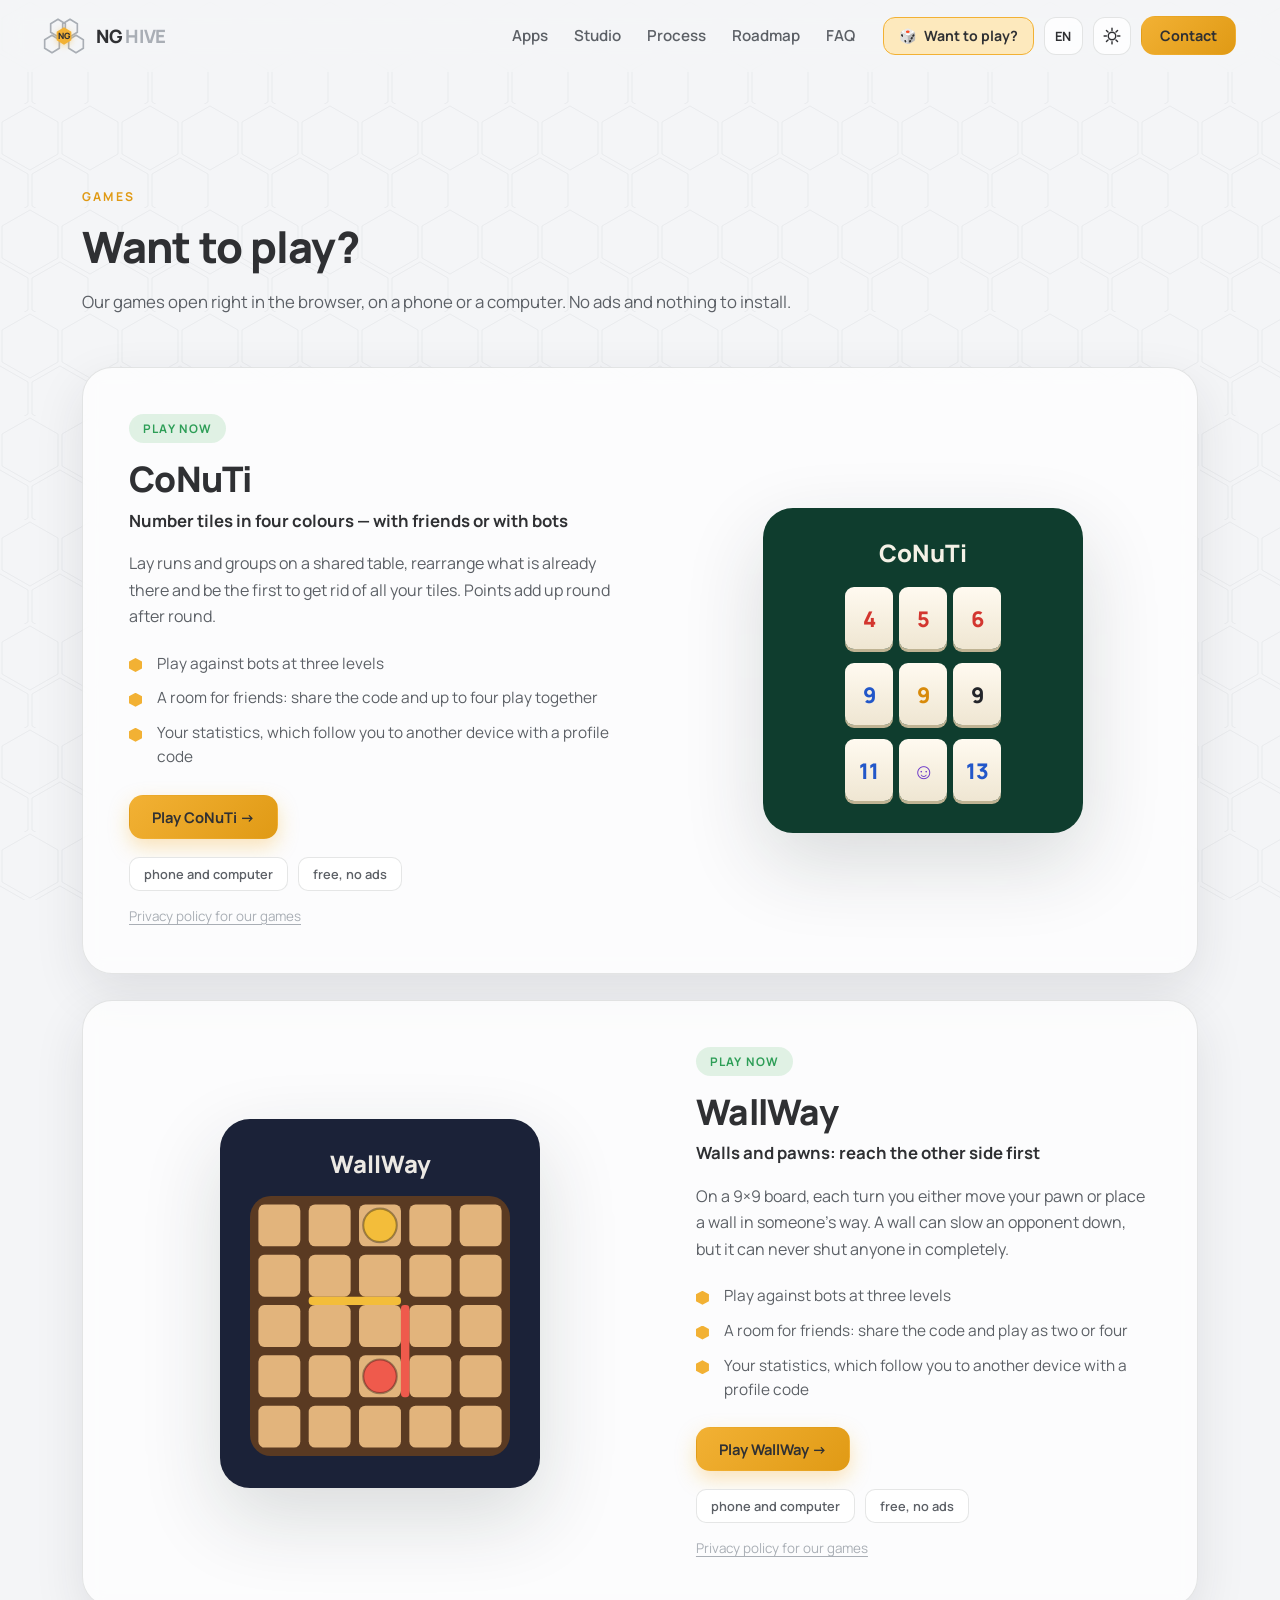
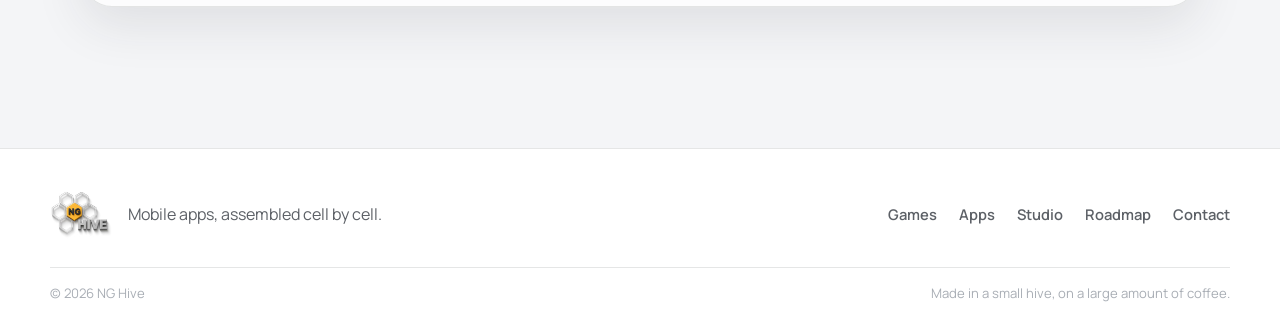
<file: games.html>
<!DOCTYPE html>
<html lang="en" data-theme="light">
<head>
<meta charset="utf-8">
<meta name="viewport" content="width=device-width, initial-scale=1">
<title>Want to play? Our games — NG Hive</title>
<meta name="description" content="Games by NG Hive that open in the browser: CoNuTi number tiles and WallWay walls and pawns, with friends or bots.">
<meta name="theme-color" content="#f2b134">
<meta property="og:title" content="Want to play? Our games — NG Hive">
<meta property="og:description" content="Games by NG Hive that open in the browser: CoNuTi number tiles and WallWay walls and pawns, with friends or bots.">
<meta property="og:image" content="https://nghive.app/assets/header.jpg">
<meta property="og:image:width" content="1568">
<meta property="og:image:height" content="672">
<meta property="og:url" content="https://nghive.app/games">
<meta property="og:site_name" content="NG Hive">
<meta name="twitter:card" content="summary_large_image">
<meta property="og:type" content="website">
<link rel="icon" href="data:image/svg+xml,%3Csvg xmlns='http://www.w3.org/2000/svg' viewBox='0 0 100 100'%3E%3Cpolygon points='50,4 93,27 93,73 50,96 7,73 7,27' fill='%23f2b134'/%3E%3Ctext x='50' y='66' font-family='Arial,sans-serif' font-size='38' font-weight='bold' text-anchor='middle' fill='%23333'%3ENG%3C/text%3E%3C/svg%3E">
<link rel="preconnect" href="https://fonts.googleapis.com">
<link rel="preconnect" href="https://fonts.gstatic.com" crossorigin>
<link href="https://fonts.googleapis.com/css2?family=Manrope:wght@400;500;600;800&display=swap" rel="stylesheet">
<link rel="stylesheet" href="css/styles.css">

<link rel="canonical" href="https://nghive.app/games">
</head>
<body data-title-key="title.games">

<div class="scroll-progress"><span id="progressBar"></span></div>
<div class="cursor-glow" id="cursorGlow" aria-hidden="true"></div>

<header class="site-header" id="siteHeader">
  <a class="brand" href="/" id="brandLogo" title="Tap the honeycomb — a bee flies out :)">
    <span class="brand-mark">
      <svg viewBox="0 0 120 112" aria-hidden="true">
        <g class="hx-outer" fill="none" stroke="currentColor" stroke-width="5">
          <polygon points="42,6 64,19 64,45 42,58 20,45 20,19"/>
          <polygon points="78,6 100,19 100,45 78,58 56,45 56,19" transform="translate(0,0)"/>
          <polygon points="24,54 46,67 46,93 24,106 2,93 2,67"/>
          <polygon points="96,54 118,67 118,93 96,106 74,93 74,67"/>
        </g>
        <polygon class="hx-core" points="60,30 82,43 82,69 60,82 38,69 38,43"/>
        <text class="hx-text" x="60" y="64" text-anchor="middle">NG</text>
      </svg>
    </span>
    <span class="brand-word">NG<span>HIVE</span></span>
  </a>

  <nav class="site-nav" id="siteNav">
    <a href="/apps" data-en="Apps" data-ru="Приложения">Apps</a>
    <a href="/#about" data-en="Studio" data-ru="Студия">Studio</a>
    <a href="/#process" data-en="Process" data-ru="Процесс">Process</a>
    <a href="/#roadmap" data-en="Roadmap" data-ru="Планы">Roadmap</a>
    <a href="/#faq" data-en="FAQ" data-ru="Вопросы">FAQ</a>
    <a class="nav-play is-here" href="/games" data-en="Want to play?" data-ru="Хотите поиграть?">Want to play?</a>
  </nav>

  <div class="header-tools">
    <a class="btn-play" href="/games" aria-label="Want to play?"><span aria-hidden="true">🎲</span><span class="play-text" data-en="Want to play?" data-ru="Хотите поиграть?">Want to play?</span></a>
    <div class="lang-menu" id="langMenu">
      <button class="icon-btn lang-btn" id="langToggle" type="button" aria-haspopup="true" aria-expanded="false" title="Language">EN</button>
      <ul class="lang-list" id="langList" role="menu"></ul>
    </div>
    <button class="icon-btn" id="themeToggle" type="button" title="Theme" aria-label="Theme">
      <svg viewBox="0 0 24 24" class="ic-sun"><circle cx="12" cy="12" r="5"/><g stroke-linecap="round"><path d="M12 1.5v3M12 19.5v3M4.6 4.6l2.1 2.1M17.3 17.3l2.1 2.1M1.5 12h3M19.5 12h3M4.6 19.4l2.1-2.1M17.3 6.7l2.1-2.1"/></g></svg>
      <svg viewBox="0 0 24 24" class="ic-moon"><path d="M21 13a8.5 8.5 0 1 1-10-10 7 7 0 0 0 10 10z"/></svg>
    </button>
    <a class="btn btn-mini" href="/#contact" data-en="Contact" data-ru="Связаться">Contact</a>
    <button class="burger" id="burger" type="button" aria-label="Menu"><span></span><span></span><span></span></button>
  </div>
</header>

<main id="top">

  <!-- ══════════ ИГРЫ ══════════ -->
  <section class="section apps" id="games">
    <div class="sec-head reveal">
      <p class="eyebrow" data-en="Games" data-ru="Игры">Games</p>
      <h2 data-en="Want to play?" data-ru="Хотите поиграть?">Want to play?</h2>
      <p class="lead" data-en="Our games open right in the browser, on a phone or a computer. No ads and nothing to install." data-ru="Наши игры открываются прямо в браузере — на телефоне и на компьютере. Без рекламы, ничего устанавливать не нужно.">Our games open right in the browser, on a phone or a computer. No ads and nothing to install.</p>
    </div>

    <article class="app reveal" id="conuti">
      <div class="app-text">
        <span class="pill pill-live" data-en="Play now" data-ru="Можно играть">Play now</span>
        <h3>CoNuTi</h3>
        <p class="app-tag" data-en="Number tiles in four colours — with friends or with bots" data-ru="Фишки с числами в четырёх цветах — с друзьями или с ботами">Number tiles in four colours — with friends or with bots</p>
        <p data-en="Lay runs and groups on a shared table, rearrange what is already there and be the first to get rid of all your tiles. Points add up round after round." data-ru="Выкладывайте ряды и группы на общий стол, перестраивайте то, что уже лежит, и первыми избавьтесь от всех своих фишек. Очки копятся раунд за раундом.">Lay runs and groups on a shared table, rearrange what is already there and be the first to get rid of all your tiles. Points add up round after round.</p>
        <ul class="app-list">
          <li data-en="Play against bots at three levels" data-ru="Игра с ботами трёх уровней">Play against bots at three levels</li>
          <li data-en="A room for friends: share the code and up to four play together" data-ru="Комната для друзей: отправьте код — и играйте вчетвером">A room for friends: share the code and up to four play together</li>
          <li data-en="Your statistics, which follow you to another device with a profile code" data-ru="Своя статистика, которая переносится на другое устройство по коду профиля">Your statistics, which follow you to another device with a profile code</li>
        </ul>
        <div class="app-links">
          <a class="btn btn-small" href="https://rummy.nghive.app/" data-game="https://rummy.nghive.app/" target="_blank" rel="noopener" data-en="Play CoNuTi →" data-ru="Играть в CoNuTi →">Play CoNuTi →</a>
        </div>
        <div class="app-meta">
          <span data-en="phone and computer" data-ru="телефон и компьютер">phone and computer</span>
          <span data-en="free, no ads" data-ru="бесплатно, без рекламы">free, no ads</span>
        </div>
        <p class="game-note"><a href="/games-privacy" data-en="Privacy policy for our games" data-ru="Политика конфиденциальности игр">Privacy policy for our games</a></p>
      </div>
      <div class="app-art" data-tilt>
        <a class="cn-board" href="https://rummy.nghive.app/" data-game="https://rummy.nghive.app/" target="_blank" rel="noopener" aria-label="CoNuTi">
          <b>CoNuTi</b>
          <span class="cn-row"><i class="r">4</i><i class="r">5</i><i class="r">6</i></span>
          <span class="cn-row"><i class="b">9</i><i class="a">9</i><i class="k">9</i></span>
          <span class="cn-row"><i class="b">11</i><i class="j">☺</i><i class="b">13</i></span>
        </a>
      </div>
    </article>

    <article class="app app-rev reveal" id="wallway">
      <div class="app-text">
        <span class="pill pill-live" data-en="Play now" data-ru="Можно играть">Play now</span>
        <h3>WallWay</h3>
        <p class="app-tag" data-en="Walls and pawns: reach the other side first" data-ru="Стенки и пешки: дойдите до другого края первыми">Walls and pawns: reach the other side first</p>
        <p data-en="On a 9×9 board, each turn you either move your pawn or place a wall in someone’s way. A wall can slow an opponent down, but it can never shut anyone in completely." data-ru="На поле 9×9 за ход можно шагнуть пешкой или поставить стенку на пути соперника. Стенка задержит его, но запереть никого полностью нельзя.">On a 9×9 board, each turn you either move your pawn or place a wall in someone’s way. A wall can slow an opponent down, but it can never shut anyone in completely.</p>
        <ul class="app-list">
          <li data-en="Play against bots at three levels" data-ru="Игра с ботами трёх уровней">Play against bots at three levels</li>
          <li data-en="A room for friends: share the code and play as two or four" data-ru="Комната для друзей: отправьте код — и играйте вдвоём или вчетвером">A room for friends: share the code and play as two or four</li>
          <li data-en="Your statistics, which follow you to another device with a profile code" data-ru="Своя статистика, которая переносится на другое устройство по коду профиля">Your statistics, which follow you to another device with a profile code</li>
        </ul>
        <div class="app-links">
          <a class="btn btn-small" href="https://wallway.nghive.app/" data-game="https://wallway.nghive.app/" target="_blank" rel="noopener" data-en="Play WallWay →" data-ru="Играть в WallWay →">Play WallWay →</a>
        </div>
        <div class="app-meta">
          <span data-en="phone and computer" data-ru="телефон и компьютер">phone and computer</span>
          <span data-en="free, no ads" data-ru="бесплатно, без рекламы">free, no ads</span>
        </div>
        <p class="game-note"><a href="/games-privacy" data-en="Privacy policy for our games" data-ru="Политика конфиденциальности игр">Privacy policy for our games</a></p>
      </div>
      <div class="app-art" data-tilt>
        <a class="ww-board" href="https://wallway.nghive.app/" data-game="https://wallway.nghive.app/" target="_blank" rel="noopener" aria-label="WallWay">
          <b>WallWay</b>
          <svg viewBox="0 0 372 372" aria-hidden="true"><rect width="372" height="372" rx="30" fill="#5a3a22"/><g fill="#e2b47c"><rect x="12" y="12" width="60" height="60" rx="9"/><rect x="84" y="12" width="60" height="60" rx="9"/><rect x="156" y="12" width="60" height="60" rx="9"/><rect x="228" y="12" width="60" height="60" rx="9"/><rect x="300" y="12" width="60" height="60" rx="9"/><rect x="12" y="84" width="60" height="60" rx="9"/><rect x="84" y="84" width="60" height="60" rx="9"/><rect x="156" y="84" width="60" height="60" rx="9"/><rect x="228" y="84" width="60" height="60" rx="9"/><rect x="300" y="84" width="60" height="60" rx="9"/><rect x="12" y="156" width="60" height="60" rx="9"/><rect x="84" y="156" width="60" height="60" rx="9"/><rect x="156" y="156" width="60" height="60" rx="9"/><rect x="228" y="156" width="60" height="60" rx="9"/><rect x="300" y="156" width="60" height="60" rx="9"/><rect x="12" y="228" width="60" height="60" rx="9"/><rect x="84" y="228" width="60" height="60" rx="9"/><rect x="156" y="228" width="60" height="60" rx="9"/><rect x="228" y="228" width="60" height="60" rx="9"/><rect x="300" y="228" width="60" height="60" rx="9"/><rect x="12" y="300" width="60" height="60" rx="9"/><rect x="84" y="300" width="60" height="60" rx="9"/><rect x="156" y="300" width="60" height="60" rx="9"/><rect x="228" y="300" width="60" height="60" rx="9"/><rect x="300" y="300" width="60" height="60" rx="9"/></g><rect x="84" y="144" width="132" height="12" rx="5" fill="#f3bd3a"/><rect x="216" y="156" width="12" height="132" rx="5" fill="#ef5a4c"/><circle cx="186" cy="258" r="24" fill="#ef5a4c" stroke="#00000055" stroke-width="3"/><circle cx="186" cy="42" r="24" fill="#f3bd3a" stroke="#00000055" stroke-width="3"/></svg>
        </a>
      </div>
    </article>
  </section>

</main>

<footer class="site-footer">
  <div class="foot-top">
    <div class="foot-brand">
      <img src="assets/logo-200.jpg" alt="NG Hive" width="240" height="240" decoding="async">
      <p data-en="Mobile apps, assembled cell by cell." data-ru="Мобильные приложения, собранные по сотам.">Mobile apps, assembled cell by cell.</p>
    </div>
    <nav class="foot-nav">
      <a href="/games" data-en="Games" data-ru="Игры">Games</a>
      <a href="/apps" data-en="Apps" data-ru="Приложения">Apps</a>
      <a href="/#about" data-en="Studio" data-ru="Студия">Studio</a>
      <a href="/#roadmap" data-en="Roadmap" data-ru="Планы">Roadmap</a>
      <a href="/#contact" data-en="Contact" data-ru="Связаться">Contact</a>
    </nav>
  </div>
  <div class="foot-bot">
    <span>© <span id="year">2026</span> NG Hive</span>
    <span data-en="Made in a small hive, on a large amount of coffee." data-ru="Сделано в маленьком улье и на большом количестве кофе.">Made in a small hive, on a large amount of coffee.</span>
  </div>
</footer>

<button class="to-top" id="toTop" type="button" aria-label="Back to top">↑</button>
<div class="bee" id="bee" aria-hidden="true">🐝</div>

<script src="js/i18n.js"></script>
<script src="js/main.js"></script>
</body>
</html>
</file>
<file: css/styles.css>
/* ══════════════════════════════════════════════════════
   NG Hive — сайт студии
   Палитра взята из логотипа: медовый акцент, стекло, сталь
   ══════════════════════════════════════════════════════ */

:root{
  --honey:#f2b134;
  --honey-deep:#e09a15;
  --honey-soft:#fde9bd;
  --ink:#2f3033;
  --ink-2:#5c6066;
  --steel:#a9aeb5;
  --line:rgba(47,48,51,.12);
  --bg:#f4f5f7;
  --bg-2:#ffffff;
  --card:rgba(255,255,255,.72);
  --card-solid:#fff;
  --shadow:0 18px 50px rgba(40,44,52,.10);
  --shadow-lg:0 30px 80px rgba(40,44,52,.16);
  --radius:22px;
  --hex-stroke:rgba(120,126,134,.18);
  --max:1180px;
}

html[data-theme="dark"]{
  --ink:#f2f3f5;
  --ink-2:#a8adb6;
  --steel:#6e747d;
  --line:rgba(255,255,255,.12);
  --bg:#15171b;
  --bg-2:#1b1e23;
  --card:rgba(38,42,49,.72);
  --card-solid:#22262c;
  --shadow:0 18px 50px rgba(0,0,0,.45);
  --shadow-lg:0 30px 80px rgba(0,0,0,.55);
  --hex-stroke:rgba(242,177,52,.16);
  --honey-soft:rgba(242,177,52,.18);
}

*{box-sizing:border-box}
html{scroll-behavior:smooth}
body{
  margin:0;
  font-family:'Manrope',-apple-system,BlinkMacSystemFont,'Segoe UI',sans-serif;
  color:var(--ink);
  background:var(--bg);
  overflow-x:hidden;
  -webkit-font-smoothing:antialiased;
  transition:background .4s ease,color .4s ease;
}
img{max-width:100%;height:auto;display:block}
h1,h2,h3{line-height:1.12;margin:0;letter-spacing:-.02em}
h1{font-size:clamp(2.4rem,6vw,4.4rem);font-weight:800}
h2{font-size:clamp(1.7rem,3.6vw,2.7rem);font-weight:800}
h3{font-size:1.18rem;font-weight:700}
p{margin:0;line-height:1.65;color:var(--ink-2)}
a{color:inherit;text-decoration:none}
button{font:inherit}

/* тонкая медовая сетка сот на всём фоне */
body::before{
  content:"";position:fixed;inset:0;z-index:0;pointer-events:none;opacity:.55;
  background-image:url("data:image/svg+xml,%3Csvg xmlns='http://www.w3.org/2000/svg' width='120' height='104' viewBox='0 0 120 104'%3E%3Cg fill='none' stroke='%239aa0a8' stroke-opacity='.22' stroke-width='1'%3E%3Cpolygon points='30,2 58,18 58,50 30,66 2,50 2,18'/%3E%3Cpolygon points='90,2 118,18 118,50 90,66 62,50 62,18'/%3E%3Cpolygon points='60,54 88,70 88,102 60,118 32,102 32,70'/%3E%3Cpolygon points='0,54 28,70 28,102 0,118 -28,102 -28,70'/%3E%3C/g%3E%3C/svg%3E");
}
html[data-theme="dark"] body::before{opacity:.25}

/* ─────────── служебные элементы ─────────── */
.scroll-progress{position:fixed;top:0;left:0;right:0;height:3px;z-index:120;background:transparent}
.scroll-progress span{display:block;height:100%;width:0;
  background:linear-gradient(90deg,var(--honey),var(--honey-deep));box-shadow:0 0 12px rgba(242,177,52,.7)}

.cursor-glow{
  position:fixed;width:520px;height:520px;border-radius:50%;pointer-events:none;z-index:1;
  background:radial-gradient(circle,rgba(242,177,52,.16),rgba(242,177,52,0) 62%);
  transform:translate(-50%,-50%);left:-999px;top:-999px;transition:opacity .4s;mix-blend-mode:normal;
}
@media (hover:none){.cursor-glow{display:none}}

.reveal{opacity:0;transform:translateY(26px);transition:opacity .7s cubic-bezier(.2,.7,.3,1),transform .7s cubic-bezier(.2,.7,.3,1)}
.reveal.in{opacity:1;transform:none}
@media (prefers-reduced-motion:reduce){.reveal{opacity:1;transform:none;transition:none}}

/* ─────────── шапка ─────────── */
.site-header{
  position:sticky;top:0;z-index:100;display:flex;align-items:center;gap:20px;
  padding:16px clamp(16px,4vw,44px);
  backdrop-filter:blur(14px);-webkit-backdrop-filter:blur(14px);
  background:color-mix(in srgb,var(--bg) 72%,transparent);
  border-bottom:1px solid transparent;transition:.35s;
}
.site-header.stuck{border-bottom-color:var(--line);box-shadow:0 10px 30px rgba(40,44,52,.07);padding-top:10px;padding-bottom:10px}

.brand{display:flex;align-items:center;gap:12px;font-weight:800;letter-spacing:-.02em}
.brand-mark{width:40px;height:38px;display:block;color:var(--steel)}
.brand-mark svg{width:100%;height:100%;overflow:visible}
.hx-core{fill:var(--honey);filter:drop-shadow(0 4px 10px rgba(242,177,52,.45));transform-origin:60px 56px;transition:transform .5s cubic-bezier(.2,.7,.3,1)}
.hx-text{font-size:26px;font-weight:800;fill:#2f3033;font-family:'Manrope',sans-serif}
.brand:hover .hx-core{transform:rotate(30deg) scale(1.06)}
.brand-word{font-size:1.15rem}
.brand-word span{color:var(--steel);margin-left:3px}

.site-nav{display:flex;gap:26px;margin-left:auto;font-weight:600;font-size:.95rem}
.site-nav a{position:relative;padding:4px 0;color:var(--ink-2);transition:color .25s}
.site-nav a::after{content:"";position:absolute;left:0;right:100%;bottom:0;height:2px;background:var(--honey);transition:right .3s}
.site-nav a:hover{color:var(--ink)}
.site-nav a:hover::after{right:0}

.header-tools{display:flex;align-items:center;gap:10px;margin-left:8px}
.icon-btn{
  width:38px;height:38px;border-radius:12px;border:1px solid var(--line);background:var(--card);
  color:var(--ink);cursor:pointer;display:grid;place-items:center;transition:.25s;font-weight:700;font-size:.8rem
}
.icon-btn:hover{border-color:var(--honey);color:var(--honey-deep);transform:translateY(-2px)}
.icon-btn svg{width:18px;height:18px;fill:none;stroke:currentColor;stroke-width:1.9}
.lang-menu{position:relative}
.lang-btn{width:auto;min-width:38px;padding:0 10px;letter-spacing:.04em}
.lang-list{position:absolute;right:0;top:calc(100% + 10px);z-index:130;list-style:none;margin:0;padding:6px;min-width:176px;
  background:var(--card-solid);border:1px solid var(--line);border-radius:16px;box-shadow:var(--shadow-lg);
  opacity:0;visibility:hidden;transform:translateY(-6px) scale(.98);transform-origin:top right;transition:.2s}
.lang-menu.open .lang-list{opacity:1;visibility:visible;transform:none}
.lang-list button{width:100%;display:flex;align-items:center;gap:10px;
  padding:10px 12px;border:0;border-radius:11px;background:transparent;color:var(--ink);cursor:pointer;
  font-weight:600;font-size:.92rem;text-align:left}
.lang-list button span{flex:1}
.lang-list button em{font-style:normal;font-size:.72rem;font-weight:700;color:var(--steel);letter-spacing:.06em}
.lang-list button:hover,.lang-list button:focus-visible{background:var(--honey-soft);outline:none}
.lang-list button[aria-checked="true"],.lang-list button[aria-checked="true"] em{color:var(--honey-deep)}
.lang-list button::before{content:"";width:9px;height:10px;flex:none;background:transparent;
  clip-path:polygon(50% 0,100% 25%,100% 75%,50% 100%,0 75%,0 25%)}
.lang-list button[aria-checked="true"]::before{background:var(--honey)}
.ic-moon{display:none}
html[data-theme="dark"] .ic-sun{display:none}
html[data-theme="dark"] .ic-moon{display:block}

.btn{display:inline-flex;align-items:center;justify-content:center;gap:8px;
  padding:13px 26px;border-radius:14px;font-weight:700;border:1px solid transparent;cursor:pointer;transition:.28s}
.btn-primary{background:linear-gradient(135deg,var(--honey),var(--honey-deep));color:#2f3033;
  box-shadow:0 10px 26px rgba(242,177,52,.38)}
.btn-primary:hover{transform:translateY(-3px);box-shadow:0 16px 34px rgba(242,177,52,.5)}
.btn-ghost{border-color:var(--line);color:var(--ink);background:var(--card)}
.btn-ghost:hover{border-color:var(--honey);transform:translateY(-3px)}
.btn-mini{padding:9px 18px;font-size:.9rem;background:linear-gradient(135deg,var(--honey),var(--honey-deep));color:#2f3033}
.btn-mini:hover{transform:translateY(-2px)}

.burger{display:none;width:38px;height:38px;border:1px solid var(--line);background:var(--card);
  border-radius:12px;cursor:pointer;padding:0;flex-direction:column;gap:4px;align-items:center;justify-content:center}
.burger span{width:16px;height:2px;background:var(--ink);border-radius:2px;transition:.3s}
.burger.open span:nth-child(1){transform:translateY(6px) rotate(45deg)}
.burger.open span:nth-child(2){opacity:0}
.burger.open span:nth-child(3){transform:translateY(-6px) rotate(-45deg)}

/* ─────────── герой ─────────── */
.hero{position:relative;z-index:2;display:grid;grid-template-columns:1.15fr .85fr;gap:40px;align-items:center;
  max-width:var(--max);margin:0 auto;padding:clamp(40px,7vw,90px) clamp(16px,4vw,32px) clamp(70px,9vw,120px)}
#hexCanvas{position:absolute;inset:0;width:100%;height:100%;z-index:-1;pointer-events:none}
.hero-inner{position:relative;z-index:2}
.eyebrow{text-transform:uppercase;letter-spacing:.18em;font-size:.76rem;font-weight:700;color:var(--honey-deep);margin-bottom:16px}
.accent-line{position:relative;display:inline-block}
.accent-line::after{content:"";position:absolute;left:0;bottom:.08em;width:100%;height:.28em;
  background:linear-gradient(90deg,var(--honey),rgba(242,177,52,0));border-radius:4px;z-index:-1;opacity:.55}
.hero-sub{margin:22px 0 32px;font-size:1.08rem;max-width:56ch}
.hero-cta{display:flex;gap:14px;flex-wrap:wrap}
.hero-ticker{display:flex;flex-wrap:wrap;gap:10px;align-items:center;margin-top:34px;
  font-size:.82rem;font-weight:600;color:var(--steel);text-transform:uppercase;letter-spacing:.08em}
.hero-ticker i{color:var(--honey);font-style:normal}

.hero-art{position:relative;display:grid;place-items:center}
.hero-art img{width:min(100%,420px);border-radius:28px;mix-blend-mode:multiply;
  animation:float 7s ease-in-out infinite}
html[data-theme="dark"] .hero-art img{mix-blend-mode:normal;background:#fff;box-shadow:0 24px 60px rgba(0,0,0,.5)}
.hero-art-glow{position:absolute;width:62%;aspect-ratio:1;border-radius:50%;z-index:-1;
  background:radial-gradient(circle,rgba(242,177,52,.45),rgba(242,177,52,0) 70%);filter:blur(12px);animation:pulse 5s ease-in-out infinite}
@keyframes float{0%,100%{transform:translateY(-10px)}50%{transform:translateY(12px)}}
@keyframes pulse{0%,100%{opacity:.5;transform:scale(.95)}50%{opacity:.85;transform:scale(1.06)}}

.scroll-hint{position:absolute;bottom:26px;left:50%;transform:translateX(-50%);
  width:24px;height:38px;border:2px solid var(--steel);border-radius:14px;opacity:.6}
.scroll-hint span{position:absolute;left:50%;top:8px;width:4px;height:7px;border-radius:2px;
  background:var(--honey);transform:translateX(-50%);animation:wheel 1.8s infinite}
@keyframes wheel{0%,100%{opacity:1;transform:translate(-50%,0)}50%{opacity:.5;transform:translate(-50%,13px)}}

/* ─────────── цифры ─────────── */
.stats{position:relative;z-index:2;max-width:var(--max);margin:0 auto;padding:0 clamp(16px,4vw,32px);
  display:grid;grid-template-columns:repeat(5,1fr);gap:18px}
.stat{background:var(--card);border:1px solid var(--line);border-radius:var(--radius);
  padding:26px 22px;text-align:center;backdrop-filter:blur(8px);box-shadow:var(--shadow);transition:.3s}
.stat:hover{transform:translateY(-6px);border-color:var(--honey)}
.stat b{display:block;font-size:2.6rem;font-weight:800;color:var(--honey-deep);line-height:1}
.stat span{display:block;margin-top:8px;font-size:.88rem;color:var(--ink-2);font-weight:600}

/* ─────────── секции ─────────── */
section[id],article[id]{scroll-margin-top:92px}
.section{position:relative;z-index:2;max-width:var(--max);margin:0 auto;padding:clamp(70px,9vw,120px) clamp(16px,4vw,32px)}
.sec-head{max-width:760px;margin-bottom:52px}
.sec-head h2{margin-bottom:16px}
.lead{font-size:1.05rem}

.value-grid{display:grid;grid-template-columns:repeat(auto-fit,minmax(240px,1fr));gap:18px}
.value{position:relative;background:var(--card);border:1px solid var(--line);border-radius:var(--radius);
  padding:30px 26px;backdrop-filter:blur(8px);box-shadow:var(--shadow);overflow:hidden;transition:.35s}
.value::after{content:"";position:absolute;right:-30px;top:-30px;width:110px;height:110px;opacity:.12;
  background:var(--honey);clip-path:polygon(50% 0,100% 25%,100% 75%,50% 100%,0 75%,0 25%);transition:.5s}
.value:hover{transform:translateY(-8px);border-color:var(--honey);box-shadow:var(--shadow-lg)}
.value:hover::after{transform:rotate(90deg) scale(1.2);opacity:.2}
.hex-ic{display:grid;place-items:center;width:52px;height:56px;margin-bottom:18px;font-size:1.4rem;
  background:var(--honey-soft);clip-path:polygon(50% 0,100% 25%,100% 75%,50% 100%,0 75%,0 25%)}
.value h3{margin-bottom:10px}

/* ─────────── приложения ─────────── */
.app{display:grid;grid-template-columns:1.05fr .95fr;gap:clamp(30px,5vw,70px);align-items:center;
  padding:clamp(28px,4vw,46px);margin-bottom:26px;border-radius:30px;border:1px solid var(--line);
  background:var(--card);backdrop-filter:blur(10px);box-shadow:var(--shadow);transition:.4s}
.app:hover{box-shadow:var(--shadow-lg);border-color:rgba(242,177,52,.45)}
.app-rev .app-art{order:-1}
.pill{display:inline-block;padding:6px 14px;border-radius:999px;font-size:.74rem;font-weight:700;
  text-transform:uppercase;letter-spacing:.1em;margin-bottom:16px}
.pill-live{background:rgba(52,168,83,.14);color:#2e9e57}
.pill-wip{background:var(--honey-soft);color:var(--honey-deep)}
.app h3{font-size:clamp(1.7rem,3vw,2.2rem);font-weight:800}
.app-tag{font-weight:700;color:var(--ink);margin:8px 0 16px;font-size:1.05rem}
.app-list{list-style:none;padding:0;margin:22px 0 0;display:grid;gap:11px}
.app-list li{position:relative;padding-left:28px;color:var(--ink-2);font-size:.96rem;line-height:1.55}
.app-list li::before{content:"";position:absolute;left:0;top:.42em;width:13px;height:14px;background:var(--honey);
  clip-path:polygon(50% 0,100% 25%,100% 75%,50% 100%,0 75%,0 25%)}
.app-links{margin-top:26px;display:flex;flex-wrap:wrap;align-items:center;gap:12px}
.pill-store{background:var(--honey-soft);color:var(--honey-deep)}
.btn-store{gap:10px;padding:9px 20px 9px 16px;background:#111316;color:#fff;border-color:#111316;box-shadow:0 8px 20px rgba(17,19,22,.25)}
html[data-theme="dark"] .btn-store{background:#fff;color:#111316;border-color:#fff}
.btn-store svg{width:24px;height:24px;fill:currentColor;flex:none}
.btn-store span{display:flex;flex-direction:column;line-height:1.05;text-align:left}
.btn-store small{font-size:.66rem;font-weight:600;opacity:.8}
.btn-store b{font-size:1.05rem;font-weight:700;letter-spacing:-.01em}
.btn-store:hover{transform:translateY(-3px);box-shadow:0 14px 28px rgba(17,19,22,.32)}
.btn-small{padding:11px 22px;font-size:.92rem;background:linear-gradient(135deg,var(--honey),var(--honey-deep));color:#2f3033;box-shadow:0 8px 20px rgba(242,177,52,.34)}
.btn-small:hover{transform:translateY(-3px);box-shadow:0 14px 28px rgba(242,177,52,.46)}
.app-links + .app-meta{margin-top:18px}
.app-meta{display:flex;flex-wrap:wrap;gap:10px;margin-top:24px}
.app-meta span{padding:7px 14px;border-radius:10px;border:1px solid var(--line);font-size:.8rem;
  font-weight:600;color:var(--ink-2);background:var(--bg-2)}
.app-art{display:grid;place-items:center;perspective:1100px}

/* макет часов */
.watch{position:relative;width:190px;height:230px;border-radius:52px;
  background:linear-gradient(145deg,#d9dde2,#8f959d);padding:16px 14px;
  box-shadow:0 30px 60px rgba(40,44,52,.28);transition:transform .3s}
.watch::before,.watch::after{content:"";position:absolute;left:50%;transform:translateX(-50%);width:76px;height:48px;
  background:linear-gradient(#3a3f46,#22262b);border-radius:12px;z-index:-1}
.watch::before{top:-34px}
.watch::after{bottom:-34px}
.watch-crown{position:absolute;right:-6px;top:72px;width:7px;height:26px;border-radius:4px;
  background:linear-gradient(#cfd4da,#8f959d)}
.watch-screen{height:100%;border-radius:40px;background:#111317;color:#fff;display:flex;flex-direction:column;
  align-items:center;justify-content:center;gap:2px;padding:14px;text-align:center}
.w-small{font-size:.68rem;color:#9aa1ab;font-weight:600;margin:0}
.w-time{font-size:2.5rem;font-weight:800;color:var(--honey);margin:2px 0;letter-spacing:-.03em}
.w-pulse{width:100%;height:34px;margin-top:8px}
.w-pulse svg{width:100%;height:100%;fill:none;stroke:var(--honey);stroke-width:3;stroke-linejoin:round;
  stroke-dasharray:240;stroke-dashoffset:240;animation:trace 3.2s linear infinite}
@keyframes trace{to{stroke-dashoffset:-240}}

/* макет телефона */
.phone{position:relative;width:250px;height:470px;border-radius:40px;padding:11px;
  background:linear-gradient(150deg,#d9dde2,#8f959d);box-shadow:0 34px 70px rgba(40,44,52,.3);transition:transform .3s}
.phone::before{content:"";position:absolute;top:20px;left:50%;transform:translateX(-50%);width:76px;height:20px;
  background:#15181c;border-radius:12px;z-index:3}
.phone-screen{position:relative;height:100%;border-radius:30px;background:var(--card-solid);overflow:hidden;
  padding:44px 16px 16px;display:flex;flex-direction:column;gap:9px}
.ph-head{display:flex;align-items:center;justify-content:space-between;margin-bottom:6px}
.ph-head b{font-size:1.15rem}
.ph-dot{width:12px;height:13px;background:var(--honey);
  clip-path:polygon(50% 0,100% 25%,100% 75%,50% 100%,0 75%,0 25%)}
.ph-row{display:flex;align-items:center;gap:10px;padding:11px 12px;border-radius:13px;
  background:var(--bg);font-size:.86rem;font-weight:600}
.ph-row i{width:17px;height:17px;border-radius:6px;border:2px solid var(--steel);display:grid;place-items:center;
  font-style:normal;font-size:.7rem;color:#2e9e57;flex:none}
.ph-row.done{opacity:.55}
.ph-row.done span{text-decoration:line-through}
.ph-row.done i{border-color:#2e9e57}
.ph-toast{margin-top:auto;padding:14px;border-radius:16px;color:#2f3033;
  background:linear-gradient(135deg,var(--honey),var(--honey-deep));box-shadow:0 12px 26px rgba(242,177,52,.4);
  animation:toast 4.5s ease-in-out infinite}
.ph-toast b{display:block;font-size:.9rem}
.ph-toast span{font-size:.78rem;opacity:.8}
@keyframes toast{0%,55%{transform:translateY(90px);opacity:0}70%,92%{transform:none;opacity:1}100%{transform:translateY(90px);opacity:0}}

/* макет ShopPing: светлый экран в цветах самого приложения */
.sh-screen{background:#FFF7F3;color:#271A13;gap:9px;padding-top:42px}
.sh-head{display:flex;align-items:center;gap:10px;padding-bottom:2px}
.sh-store{width:34px;height:34px;flex:none;border-radius:12px;display:grid;place-items:center;font-size:1rem;
  background:linear-gradient(135deg,#FB923C,#EA580C);box-shadow:0 6px 14px rgba(234,88,12,.32)}
.sh-name{flex:1;min-width:0}
.sh-name b{display:block;font-size:1.02rem;font-weight:800;letter-spacing:-.02em}
.sh-name small{font-size:.68rem;color:#8A6A55}
.sh-near{flex:none;font-size:.62rem;font-weight:800;letter-spacing:.06em;text-transform:uppercase;
  color:#EA580C;background:#FFE7D5;padding:5px 10px;border-radius:999px}
.sh-row{display:flex;align-items:center;gap:10px;padding:11px 12px;border-radius:14px;background:#fff;
  font-size:.84rem;font-weight:600;box-shadow:0 2px 8px rgba(39,26,19,.07)}
.sh-row i{width:19px;height:19px;flex:none;border-radius:7px;border:2px solid #E0CFC0;display:grid;place-items:center;
  font-style:normal;font-size:.68rem;color:#fff;line-height:1}
.sh-row span{flex:1}
.sh-row em{font-style:normal;font-size:.9rem;opacity:.85}
.sh-row.done{opacity:.55}
.sh-row.done span{text-decoration:line-through}
.sh-row.done i{background:#2e9e57;border-color:#2e9e57}
.sh-toast{margin-top:auto;display:flex;align-items:center;gap:10px;padding:13px;border-radius:18px;color:#fff;
  background:linear-gradient(135deg,#FB923C,#EA580C);box-shadow:0 14px 28px rgba(234,88,12,.34);
  animation:sh-toast 5.5s ease-in-out infinite}
.sh-bell{width:30px;height:30px;flex:none;border-radius:50%;display:grid;place-items:center;font-size:.92rem;
  background:rgba(255,255,255,.24)}
.sh-toast b{display:block;font-size:.84rem;font-weight:800}
.sh-toast small{font-size:.72rem;opacity:.92}
@keyframes sh-toast{0%,42%{transform:translateY(96px);opacity:0}
  56%,88%{transform:none;opacity:1}100%{transform:translateY(96px);opacity:0}}

/* макет Sparrows: яркий календарь, как на сайте приложения */
.sp-screen{background:#F6F5F2;color:#1B1B1F;gap:9px;padding-top:40px}
.sp-title{font-size:1.18rem;font-weight:800;letter-spacing:-.02em}
.sp-tabs{display:flex;gap:6px}
.sp-tabs span{flex:1;text-align:center;padding:7px 4px;border-radius:999px;background:#ECEAE5;
  font-weight:700;font-size:.7rem;color:#60646C}
.sp-tabs span.on{background:#3D6BF2;color:#fff}
.sp-days{display:flex;justify-content:space-between;padding:2px 4px 4px;font-size:.68rem;font-weight:700;color:#8A8F98}
.sp-days i{font-style:normal;width:22px;height:22px;display:grid;place-items:center;border-radius:50%}
.sp-days i.on{background:#3D6BF2;color:#fff}
.sp-row{display:flex;align-items:center;gap:9px;padding:10px;border-radius:15px;background:#fff;
  box-shadow:0 2px 8px rgba(27,27,31,.07)}
.sp-ava{width:26px;height:26px;flex:none;border-radius:50%;background:#E5ECFF;display:grid;place-items:center;font-size:.88rem}
.sp-txt{flex:1;min-width:0}
.sp-txt b{display:block;font-size:.8rem;font-weight:700;line-height:1.25}
.sp-txt small{font-size:.68rem;color:#60646C}
.sp-pill{font-style:normal;flex:none;padding:4px 9px;border-radius:999px;font-size:.64rem;font-weight:800;white-space:nowrap}
.sp-pill.amber{background:#FCEFD6;color:#C97A0A}
.sp-pill.blue{background:#E5ECFF;color:#3D6BF2}
.sp-pill.red{background:#FBE3E1;color:#D6403A}
.sp-pill.green{background:#DDF3E8;color:#1F9D62}
.sp-faded{opacity:.62}
.sp-faded .sp-txt b{text-decoration:line-through}
/* первая строка живёт: «Сделать» превращается в «Готово» и обратно */
.sp-pills{position:relative;flex:none;display:grid}
.sp-pills .sp-pill{grid-area:1/1}
.sp-pills .amber{animation:sp-fade-out 7s ease-in-out infinite}
.sp-pills .green{animation:sp-fade-in 7s ease-in-out infinite}
.sp-live .sp-ava{animation:sp-done 7s ease-in-out infinite}
@keyframes sp-fade-out{0%,46%{opacity:1}54%,92%{opacity:0}100%{opacity:1}}
@keyframes sp-fade-in{0%,46%{opacity:0}54%,92%{opacity:1}100%{opacity:0}}
@keyframes sp-done{0%,46%{background:#E5ECFF;transform:scale(1)}
  50%{transform:scale(1.18)}54%,92%{background:#DDF3E8;transform:scale(1)}100%{background:#E5ECFF}}

/* макет коллажа */
.collage-screen{padding-top:52px}
.cg{flex:1;display:grid;gap:6px;grid-template-columns:repeat(12,1fr);grid-template-rows:repeat(12,1fr)}
.cg-cell{border-radius:8px;background-size:cover;background-position:center;transition:.5s cubic-bezier(.2,.7,.3,1)}
.cg-cell:nth-child(1){background:linear-gradient(140deg,#f2b134,#e07b39)}
.cg-cell:nth-child(2){background:linear-gradient(140deg,#7fb2e5,#3f6fa8)}
.cg-cell:nth-child(3){background:linear-gradient(140deg,#a8d5a2,#4f8f63)}
.cg-cell:nth-child(4){background:linear-gradient(140deg,#e5a2b6,#a8566f)}
.cg-cell:nth-child(5){background:linear-gradient(140deg,#c9cdd3,#7d838c)}
.cg-btn{margin-top:10px;padding:11px;border-radius:13px;border:none;cursor:pointer;font-weight:700;font-size:.84rem;
  background:linear-gradient(135deg,var(--honey),var(--honey-deep));color:#2f3033;transition:.25s}
.cg-btn:hover{transform:translateY(-2px);box-shadow:0 10px 22px rgba(242,177,52,.4)}

/* ─────────── процесс ─────────── */
.timeline{list-style:none;margin:0;padding:0;display:grid;gap:0;position:relative}
.timeline::before{content:"";position:absolute;left:27px;top:14px;bottom:14px;width:2px;
  background:linear-gradient(var(--honey),rgba(242,177,52,.12))}
.timeline li{position:relative;padding:0 0 34px 76px}
.timeline b{position:absolute;left:0;top:-4px;width:56px;height:60px;display:grid;place-items:center;
  font-size:.95rem;font-weight:800;color:#2f3033;background:linear-gradient(140deg,var(--honey),var(--honey-deep));
  clip-path:polygon(50% 0,100% 25%,100% 75%,50% 100%,0 75%,0 25%)}
.timeline h3{margin-bottom:6px}

/* ─────────── планы ─────────── */
.road-grid{display:grid;grid-template-columns:repeat(auto-fit,minmax(230px,1fr));gap:18px}
.road{padding:28px 24px;border-radius:var(--radius);border:1px solid var(--line);background:var(--card);
  backdrop-filter:blur(8px);box-shadow:var(--shadow);transition:.35s}
.road:hover{transform:translateY(-8px);border-color:var(--honey)}
.road span{display:inline-block;font-size:.72rem;font-weight:800;letter-spacing:.14em;text-transform:uppercase;
  color:var(--honey-deep);margin-bottom:12px}
.road h3{margin-bottom:8px}
.road-empty{border-style:dashed;background:transparent}
.road-link{display:inline-block;margin-top:12px;font-weight:700;color:var(--honey-deep);text-decoration:none}
.road-link:hover{text-decoration:underline}

/* ─────────── FAQ ─────────── */
.faq-list{display:grid;gap:12px}
.faq-list details{border:1px solid var(--line);border-radius:16px;background:var(--card);
  backdrop-filter:blur(8px);padding:4px 22px;transition:.3s}
.faq-list details[open]{border-color:var(--honey);box-shadow:var(--shadow)}
.faq-list summary{cursor:pointer;list-style:none;padding:18px 34px 18px 0;font-weight:700;position:relative}
.faq-list summary::-webkit-details-marker{display:none}
.faq-list summary::after{content:"+";position:absolute;right:0;top:50%;transform:translateY(-50%);
  font-size:1.5rem;font-weight:400;color:var(--honey-deep);transition:transform .3s}
.faq-list details[open] summary::after{transform:translateY(-50%) rotate(45deg)}
.faq-list p{padding-bottom:20px}

/* ─────────── контакты ─────────── */
.contact-card{display:grid;grid-template-columns:1fr 1fr;gap:clamp(28px,5vw,60px);
  padding:clamp(30px,5vw,56px);border-radius:30px;border:1px solid var(--line);
  background:var(--card);backdrop-filter:blur(10px);box-shadow:var(--shadow-lg)}
.contact-left h2{margin-bottom:14px}
.mail-copy{margin-top:26px;display:inline-flex;align-items:center;gap:12px;padding:13px 20px;border-radius:14px;
  border:1px dashed var(--honey);background:transparent;color:var(--ink);cursor:pointer;font-weight:700;transition:.25s}
.mail-copy em{font-style:normal;font-size:.76rem;text-transform:uppercase;letter-spacing:.1em;color:var(--honey-deep)}
.mail-copy:hover{background:var(--honey-soft)}
.contact-form{display:grid;gap:14px}
.contact-form label{display:grid;gap:7px;font-size:.85rem;font-weight:700}
.contact-form input,.contact-form textarea{
  padding:13px 15px;border-radius:13px;border:1px solid var(--line);background:var(--bg-2);color:var(--ink);
  font:inherit;font-size:.94rem;font-weight:500;resize:vertical;transition:.25s}
.contact-form input:focus,.contact-form textarea:focus{outline:none;border-color:var(--honey);
  box-shadow:0 0 0 4px rgba(242,177,52,.18)}
.form-note{font-size:.78rem;color:var(--steel)}

/* ─────────── подвал ─────────── */
.site-footer{position:relative;z-index:2;border-top:1px solid var(--line);
  padding:34px clamp(16px,4vw,32px) 22px;background:var(--bg-2)}
.foot-top,.foot-bot{max-width:var(--max);margin:0 auto;display:flex;flex-wrap:wrap;gap:24px;
  align-items:center;justify-content:space-between}
.foot-brand{display:flex;align-items:center;gap:16px;max-width:min(100%,640px)}
.foot-brand img{width:62px;border-radius:14px;mix-blend-mode:multiply}
html[data-theme="dark"] .foot-brand img{mix-blend-mode:normal;background:#fff}
.foot-nav{display:flex;gap:22px;font-weight:600;font-size:.92rem;flex-wrap:wrap}
.foot-nav a{color:var(--ink-2);transition:color .25s}
.foot-nav a:hover{color:var(--honey-deep)}
.foot-bot{margin-top:22px;padding-top:16px;border-top:1px solid var(--line);
  font-size:.82rem;color:var(--steel)}

/* ─────────── список всех приложений (страница /apps) ─────────── */
.app-index{list-style:none;margin:0 0 46px;padding:0;border:1px solid var(--line);border-radius:24px;
  background:var(--card);backdrop-filter:blur(10px);box-shadow:var(--shadow);overflow:hidden}
.app-index li{display:grid;grid-template-columns:minmax(150px,auto) 1fr auto;gap:10px 22px;
  align-items:center;padding:16px clamp(16px,3vw,26px);border-top:1px solid var(--line)}
.app-index li:first-child{border-top:0}
.app-index li:hover{background:var(--bg-2)}
.ai-name{font-weight:800;font-size:1.08rem;letter-spacing:-.01em;color:var(--ink)}
.ai-name:hover{color:var(--honey-deep)}
.ai-tag{color:var(--ink-2);font-size:.92rem}
.ai-links{display:flex;flex-wrap:wrap;gap:8px;justify-content:flex-end}
.ai-links a,.ai-links .ai-none{padding:7px 13px;border-radius:10px;font-size:.82rem;font-weight:700;
  border:1px solid var(--line);white-space:nowrap}
.ai-links a{color:var(--ink);background:var(--bg-2);transition:.25s}
.ai-links a:hover{border-color:var(--honey);color:var(--honey-deep);transform:translateY(-2px)}
.ai-links .ai-none{color:var(--steel);opacity:.65;font-weight:600}
@media (max-width:760px){
  .app-index li{grid-template-columns:1fr}
  .ai-links{justify-content:flex-start}
}

/* ─────────── короткий список на главной ─────────── */
.app-chips{list-style:none;display:flex;flex-wrap:wrap;gap:10px;margin:24px 0 26px;padding:0}
.app-chips a{display:inline-block;padding:8px 16px;border-radius:999px;border:1px solid var(--line);
  background:var(--bg-2);font-weight:700;font-size:.88rem;color:var(--ink-2);transition:.25s}
.app-chips a:hover{border-color:var(--honey);color:var(--honey-deep);transform:translateY(-2px)}
.apps-cta{margin-top:4px}
.site-nav a.is-here{color:var(--honey-deep)}

/* макет Spectriq: профиль по четырём областям */
.sq-screen{background:#0E1326;color:#EAF0FF;gap:12px;padding-top:40px}
.sq-head{display:flex;align-items:baseline;justify-content:space-between;gap:10px}
.sq-head b{font-size:1.02rem;font-weight:800}
.sq-head small{font-size:.7rem;color:#8FA0C8}
.sq-row{display:grid;grid-template-columns:82px minmax(36px,1fr) 24px;align-items:center;gap:7px;font-size:.64rem}
.sq-row i{font-style:normal;font-weight:600;color:#B9C6E6;white-space:nowrap}
.sq-row span{height:9px;border-radius:999px;background:rgba(255,255,255,.1);overflow:hidden}
.sq-row em{display:block;height:100%;border-radius:999px;
  background:linear-gradient(90deg,#5B8CFF,#9B6CFF);animation:sq-fill 2.4s cubic-bezier(.2,.8,.3,1) both}
.sq-row:nth-child(3) em{animation-delay:.15s}
.sq-row:nth-child(4) em{animation-delay:.3s}
.sq-row:nth-child(5) em{animation-delay:.45s}
.sq-row b{font-size:.78rem;font-weight:800;text-align:right;color:#EAF0FF}
.sq-note{margin-top:auto;padding:11px 13px;border-radius:14px;font-size:.76rem;line-height:1.45;
  color:#C9D6F5;background:rgba(91,140,255,.16);border:1px solid rgba(91,140,255,.3)}
@keyframes sq-fill{from{width:0 !important}}

/* макет Quillfox: расшифровка по ходу речи */
.qf-screen{background:#FBF9F5;color:#241F1A;gap:9px;padding-top:40px}
.qf-head{display:flex;align-items:center;gap:9px;padding-bottom:4px;border-bottom:1px solid #EDE5D8}
.qf-head b{flex:1;font-size:.92rem;font-weight:800}
.qf-head small{font-size:.74rem;color:#9A8A77}
.qf-dot{width:9px;height:9px;flex:none;border-radius:50%;background:#E0533F;
  animation:qf-pulse 1.6s ease-in-out infinite}
.qf-line{display:flex;gap:8px;font-size:.8rem;line-height:1.45}
.qf-line i{font-style:normal;color:#C9B9A4}
.qf-line.now{color:#6B5B49}
.qf-line.now span{border-bottom:2px solid rgba(224,83,63,.35)}
.qf-wave{margin-top:auto;display:flex;align-items:flex-end;gap:5px;height:34px}
.qf-wave s{flex:1;text-decoration:none;border-radius:4px 4px 0 0;background:#E8A36F;
  animation:qf-wave 1.1s ease-in-out infinite}
.qf-wave s:nth-child(2){animation-delay:.12s}
.qf-wave s:nth-child(3){animation-delay:.24s}
.qf-wave s:nth-child(4){animation-delay:.36s}
.qf-wave s:nth-child(5){animation-delay:.48s}
.qf-wave s:nth-child(6){animation-delay:.6s}
.qf-wave s:nth-child(7){animation-delay:.72s}
@keyframes qf-pulse{0%,100%{opacity:1}50%{opacity:.25}}
@keyframes qf-wave{0%,100%{height:22%}50%{height:100%}}

/* ─────────── кнопка наверх и пчела ─────────── */
.to-top{position:fixed;right:22px;bottom:22px;width:46px;height:46px;border-radius:14px;z-index:90;
  border:1px solid var(--line);background:var(--card-solid);color:var(--ink);cursor:pointer;font-size:1.1rem;
  box-shadow:var(--shadow);opacity:0;pointer-events:none;transform:translateY(14px);transition:.35s}
.to-top.show{opacity:1;pointer-events:auto;transform:none}
.to-top:hover{border-color:var(--honey);color:var(--honey-deep)}

.bee{position:fixed;left:-90px;top:40%;font-size:2rem;z-index:110;pointer-events:none;opacity:0}
.bee.fly{animation:beefly 6s cubic-bezier(.3,.1,.5,1) forwards}
@keyframes beefly{
  0%{opacity:0;left:-90px;top:60%;transform:rotate(0)}
  8%{opacity:1}
  25%{top:28%;transform:rotate(-14deg)}
  50%{top:66%;transform:rotate(12deg)}
  75%{top:32%;transform:rotate(-10deg)}
  92%{opacity:1}
  100%{opacity:0;left:105vw;top:52%;transform:rotate(6deg)}
}

.toast-note{position:fixed;left:50%;bottom:34px;transform:translate(-50%,20px);z-index:130;
  padding:13px 22px;border-radius:14px;font-weight:700;font-size:.9rem;color:#2f3033;
  background:linear-gradient(135deg,var(--honey),var(--honey-deep));box-shadow:0 14px 34px rgba(242,177,52,.45);
  opacity:0;pointer-events:none;transition:.35s}
.toast-note.show{opacity:1;transform:translate(-50%,0)}

/* ─────────── адаптив ─────────── */
@media (max-width:980px){
  .scroll-hint{display:none}
  .hero{grid-template-columns:1fr;text-align:left}
  .hero-art{order:-1}
  .hero-art img{width:min(74%,300px)}
  .stats{grid-template-columns:repeat(2,1fr)}
  .stat:last-child{grid-column:1/-1}
  .app,.app-rev,.contact-card{grid-template-columns:minmax(0,1fr)}
  .mail-copy{max-width:100%;flex-wrap:wrap;row-gap:4px}
  .app-rev .app-art{order:0}
  .app-art{margin-top:8px}
}
@media (max-width:940px){
  .site-nav{position:fixed;inset:64px 0 auto;flex-direction:column;gap:0;padding:10px 24px 24px;
    background:var(--bg-2);border-bottom:1px solid var(--line);box-shadow:var(--shadow);
    transform:translateY(-130%);transition:transform .35s cubic-bezier(.2,.7,.3,1)}
  .site-nav.open{transform:none}
  .site-nav a{padding:14px 0;border-bottom:1px solid var(--line);font-size:1rem}
  .burger{display:flex}
  .header-tools{margin-left:auto}
}
@media (max-width:760px){
  .btn-mini{display:none}
  .brand-word{font-size:1rem}
  .foot-top{flex-direction:column;align-items:flex-start}
}

/* ─────────── «Хотите поиграть?» и страница игр ─────────── */
.btn-play{display:inline-flex;align-items:center;gap:7px;height:38px;padding:0 15px;border-radius:12px;
  border:1px solid var(--honey);background:var(--honey-soft);color:var(--ink);font-weight:700;font-size:.88rem;
  white-space:nowrap;transition:.25s}
.btn-play:hover{transform:translateY(-2px);box-shadow:0 10px 22px rgba(242,177,52,.34)}
.site-nav a.nav-play{display:none}
.game-note{font-size:.84rem;color:var(--steel);margin-top:14px}
.cn-board{display:flex;flex-direction:column;align-items:center;gap:14px;width:min(100%,320px);padding:28px 24px 32px;
  border-radius:30px;background:#0f3d2e;box-shadow:var(--shadow-lg);color:#f4f1e6}
.cn-board b{font-size:1.5rem;font-weight:800;margin-bottom:4px}
.cn-row{display:flex;gap:6px}
.cn-row i{display:grid;place-items:center;width:48px;height:62px;border-radius:9px;font-style:normal;font-weight:800;
  font-size:1.35rem;background:linear-gradient(#fffaf0,#efe6d2);box-shadow:0 3px 0 #bfb393}
.cn-row .r{color:#d3362f}.cn-row .b{color:#2257c9}.cn-row .a{color:#d88a0a}.cn-row .k{color:#23252a}.cn-row .j{color:#6a35c9}
.ww-board{display:flex;flex-direction:column;align-items:center;gap:16px;width:min(100%,320px);padding:28px 30px 32px;
  border-radius:30px;background:#1b2238;box-shadow:var(--shadow-lg);color:#ece9e4}
.ww-board b{font-size:1.5rem;font-weight:800}
.ww-board svg{display:block;width:100%;height:auto}
.game-note a{text-decoration:underline;text-underline-offset:3px}
.game-note a:hover{color:var(--honey-deep)}
/* политика конфиденциальности игр: все языки на странице, виден выбранный */
.legal{position:relative;z-index:2;max-width:780px;margin:0 auto;padding:clamp(96px,12vw,130px) clamp(16px,4vw,32px) 80px;overflow-wrap:break-word}
.legal [data-l]{display:none}
html[lang="en"] .legal [data-l="en"],html[lang="ru"] .legal [data-l="ru"],html[lang="de"] .legal [data-l="de"],
html[lang="fr"] .legal [data-l="fr"],html[lang="es"] .legal [data-l="es"],html[lang="pt"] .legal [data-l="pt"]{display:block}
.legal h1{font-size:clamp(1.7rem,5vw,2.7rem);margin-bottom:12px;hyphens:auto}
.legal h2{font-size:1.3rem;margin:38px 0 12px}
.legal p{margin-bottom:14px}
.legal ul{margin:0 0 16px;padding-left:22px}
.legal li{margin-bottom:8px;line-height:1.65;color:var(--ink-2)}
.legal a{color:var(--ink);font-weight:700;text-decoration:underline;text-decoration-color:var(--honey);text-underline-offset:3px}
.legal .legal-date{font-size:.88rem}
@media (max-width:1100px) and (min-width:761px){
  .header-tools .btn-mini{display:none}
}
@media (max-width:760px){
  .btn-play{padding:0 11px}
  .btn-play .play-text{display:none}
  .site-nav a.nav-play{display:block}
}
@media (max-width:374px){
  .site-header{gap:8px}
  .header-tools{gap:6px}
  .btn-play{padding:0 9px}
}
</file>
